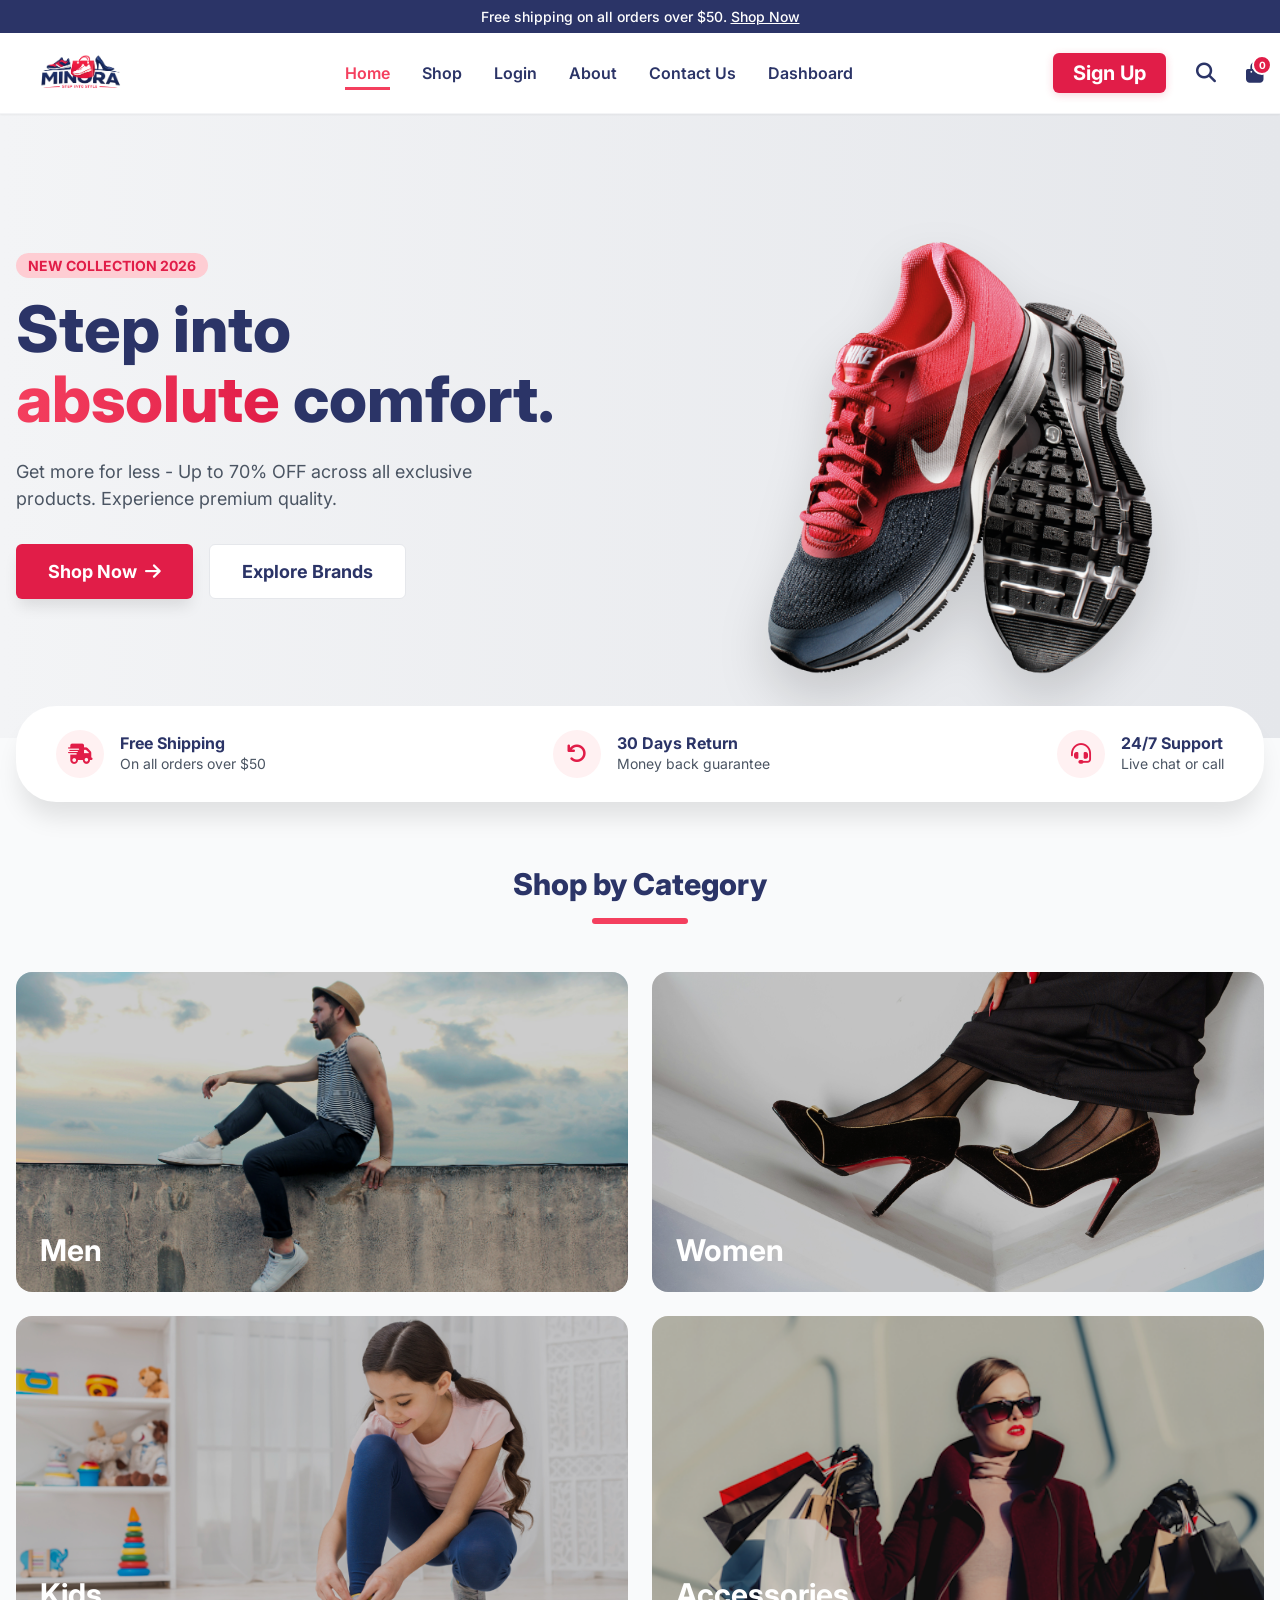
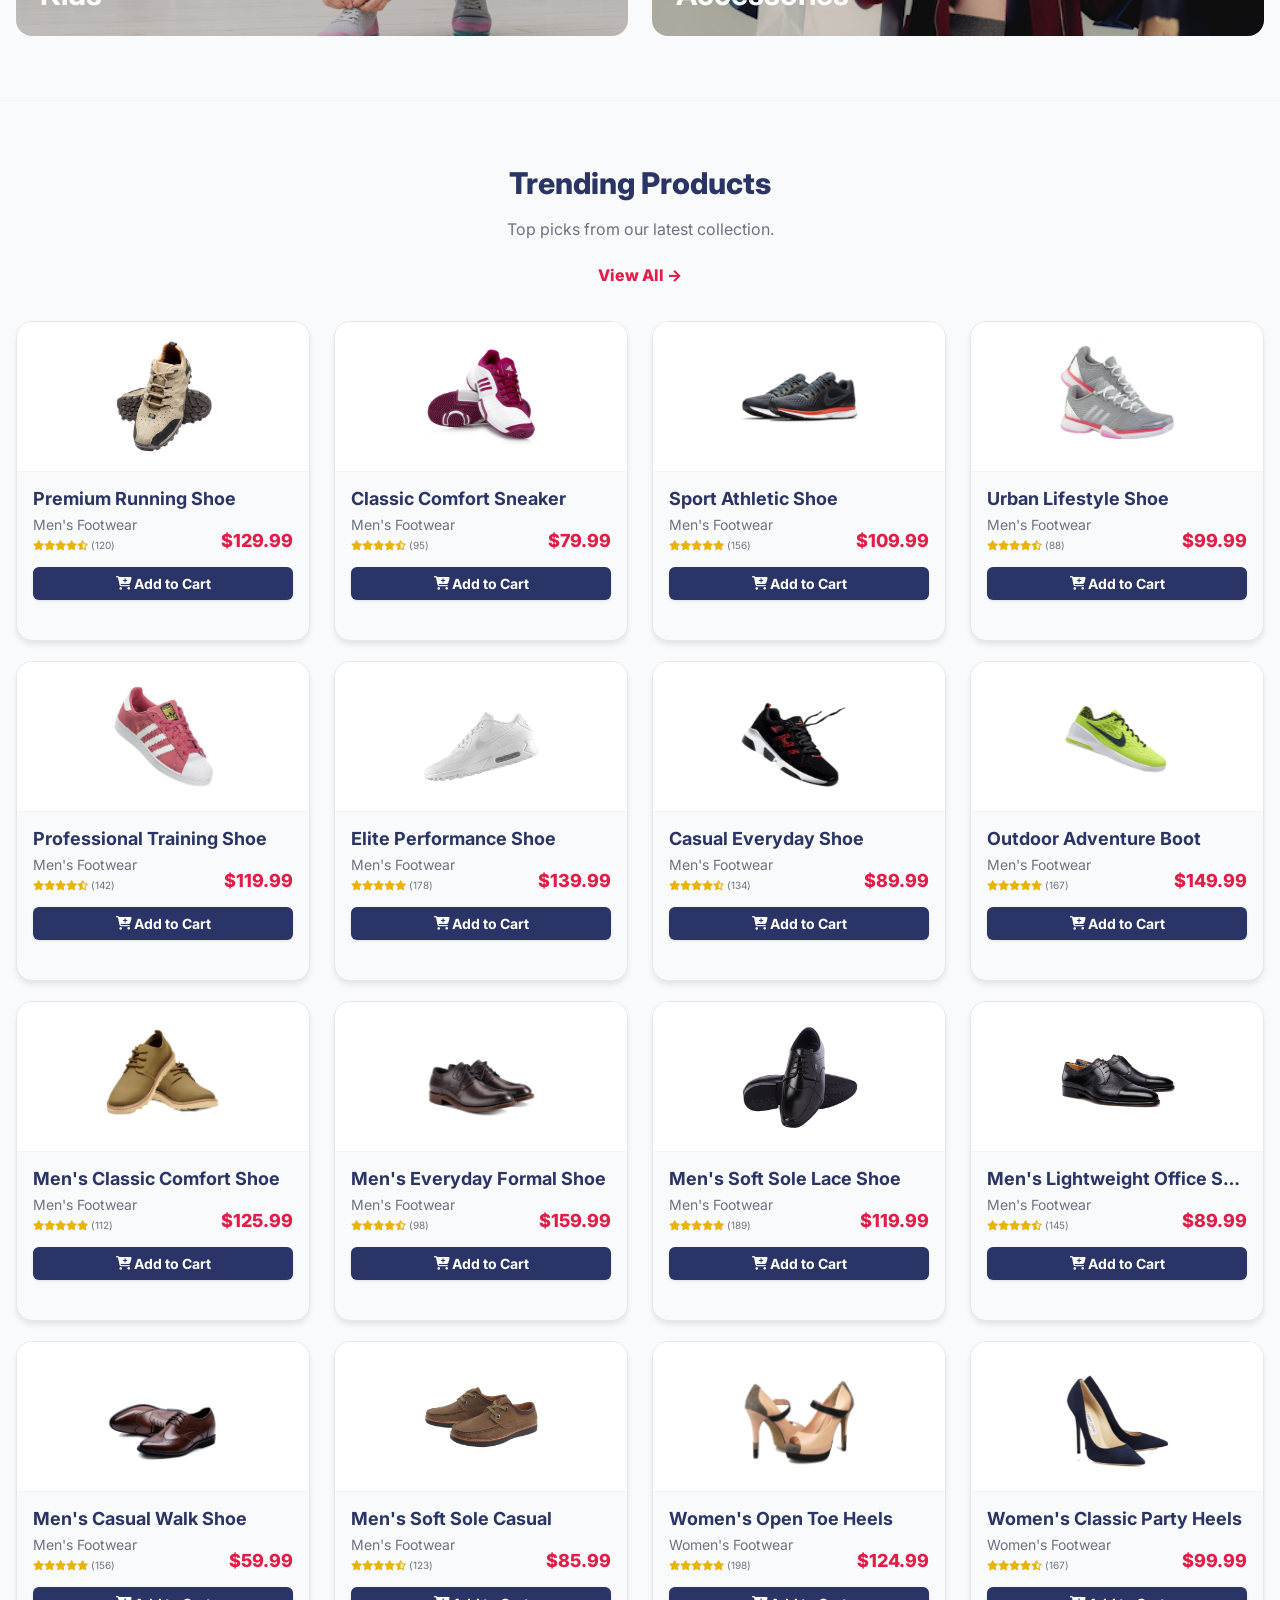
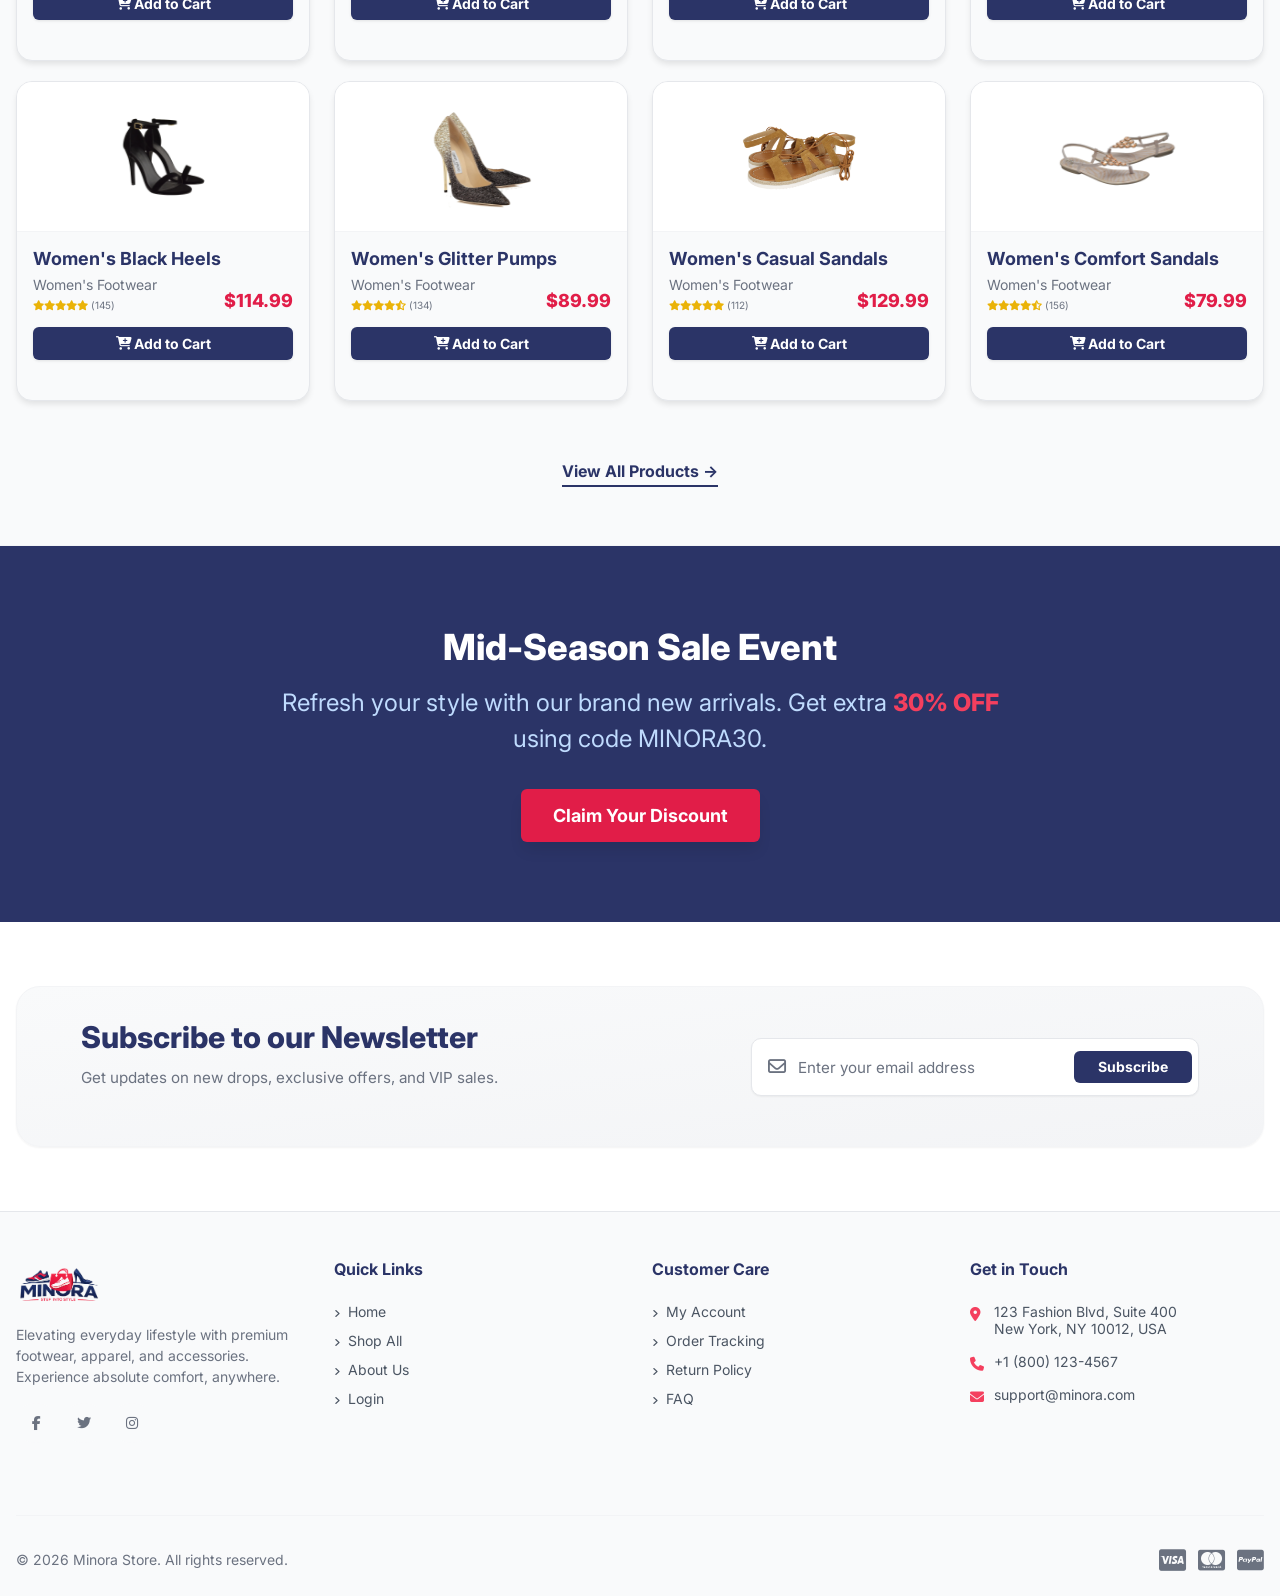
<file: index.html>
<!DOCTYPE html>
<html lang="en">
<head>
    <meta charset="UTF-8">
    <meta name="viewport" content="width=device-width, initial-scale=1.0">
    <meta name="description" content="Minora E-commerce Home Page. Step into absolute comfort. Shop the latest fashion trends.">
    <title>Minora | Premium E-Commerce</title>
    <link rel="stylesheet" href="cssFile/globalStyles.css">
    <link rel="stylesheet" href="https://cdnjs.cloudflare.com/ajax/libs/font-awesome/6.4.0/css/all.min.css">
</head>
<body>

    <!-- Top Promotion Bar -->
    <div class="promo-bar">
        Free shipping on all orders over $50. <a href="#">Shop Now</a>
    </div>

    <!-- Navigation Header -->
    <header>
        <div class="container">
            <nav>
                <!-- Logo -->
                <div class="nav-brand">
                    <a href="index.html">
                        <img src="sources/Minoralogo3 .png" alt="Minora Logo">
                    </a>
                </div>

                <!-- Desktop Menu -->
                <div class="nav-menu">
                    <ul>
                        <li><a href="index.html" class="active">Home</a></li>
                        <li><a href="pages/shop.html">Shop</a></li>
                        <li><a href="pages/login.html">Login</a></li>
                        <li><a href="pages/about.html">About</a></li>
                        <li><a href="pages/contactUs.html">Contact Us</a></li>
                        <li><a href="pages/dashboard.html">Dashboard</a></li>
                    </ul>
                </div>

                <!-- Icons -->
                <div class="nav-icons">
                    <a href="signup.html" class="nav-signup-btn">Sign Up</a>
                    <button id="search-toggle" aria-label="Search"><i class="fa-solid fa-magnifying-glass"></i></button>
                    <a href="pages/cart.html" class="relative">
                        <i class="fa-solid fa-bag-shopping"></i>
                        <span class="cart-badge">3</span>
                    </a>
                    <button class="menu-toggle"><i class="fa-solid fa-bars"></i></button>
                </div>
            </nav>
        </div>
    </header>

    <!-- Hero Section -->
    <section id="hero-section">
        <div class="container hero-wrapper">

            <div class="hero-text-block">
                <span class="hero-badge">New Collection 2026</span>
                <h1 >
                    Step into <br/>
                    <span >absolute</span> comfort.
                </h1>
                <p >
                    Get more for less - Up to 70% OFF across all exclusive products. Experience premium quality.
                </p>
                <div class="hero-buttons">
                    <a href="pages/shop.html" class="link-button lg-button">
                        Shop Now <i class="fa-solid fa-arrow-right" ></i>
                    </a>
                    <button class="explore-btn" >
                        Explore Brands
                    </button>
                </div>
            </div>

            <div class="hero-image-block">
                <img src="sources/herobanner2.png" alt="Featured Shoes" class="hero-img">
            </div>

        </div>
    </section>

    <!-- Perks / Features Strip -->
    <section class="container relative" id="features-section">
        <div class="feature-box">
            <div class="feature-item">
                <div class="feature-icon">
                    <i class="fa-solid fa-truck-fast"></i>
                </div>
                <div class="feature-text">
                    <h4>Free Shipping</h4>
                    <p>On all orders over $50</p>
                </div>
            </div>
            <div class="feature-item">
                <div class="feature-icon">
                    <i class="fa-solid fa-arrow-rotate-left"></i>
                </div>
                <div class="feature-text">
                    <h4>30 Days Return</h4>
                    <p>Money back guarantee</p>
                </div>
            </div>
            <div class="feature-item">
                <div class="feature-icon">
                    <i class="fa-solid fa-headset"></i>
                </div>
                <div class="feature-text">
                    <h4>24/7 Support</h4>
                    <p>Live chat or call</p>
                </div>
            </div>
        </div>
    </section>

    <!-- Categories Section -->
    <section class="page-section">
        <div class="container">
            <div class="text-center" >
                <h2>Shop by Category</h2>
                <div ></div>
            </div>

            <div class="category-row">
                <div class="category-col">
                    <a href="pages/shop.html" class="category-card">
                        <img src="sources/category-men.jpg" alt="Men">
                        <div class="category-overlay"></div>
                        <h3 class="category-title">Men</h3>
                    </a>
                </div>
                <div class="category-col">
                    <a href="pages/shop.html" class="category-card">
                        <img src="sources/category-women.jpg" alt="Women">
                        <div class="category-overlay"></div>
                        <h3 class="category-title">Women</h3>
                    </a>
                </div>
                <div class="category-col">
                    <a href="pages/shop.html" class="category-card">
                        <img src="sources/category-kids.jpg" alt="Kids">
                        <div class="category-overlay"></div>
                        <h3 class="category-title">Kids</h3>
                    </a>
                </div>
                <div class="category-col">
                    <a href="pages/shop.html" class="category-card">
                        <img src="sources/special-offer.png" alt="Accessories">
                        <div class="category-overlay"></div>
                        <h3 class="category-title">Accessories</h3>
                    </a>
                </div>
            </div>
        </div>
    </section>

    <!-- Featured Products Section -->
    <section class="page-section">
        <div class="container">
            <div class="text-center">
                <h2>Trending Products</h2>
                <p >Top picks from our latest collection.</p>
                <a href="pages/shop.html" >View All &rarr;</a>
            </div>

            <!-- Row 1 -->
            <div class="category-row">
                <div class="card-wrapper">
                    <div class="card">
                        <div >
                            <span class="card-badge">HOT</span>
                            <button class="card-action"><i class="fa-regular fa-heart"></i></button>
                            <div class="card-image-box">
                                <img src="sources/Men/shoe1.png" alt="Premium Running Shoe">
                            </div>
                            <div class="card-content">
                                <h3 class="card-title"><a href="#">Premium Running Shoe</a></h3>
                                <div class="card-meta">
                                    <div>
                                        <p class="card-desc">Men's Footwear</p>
                                        <div >
                                            <i class="fa-solid fa-star"></i><i class="fa-solid fa-star"></i><i class="fa-solid fa-star"></i><i class="fa-solid fa-star"></i><i class="fa-solid fa-star-half-stroke"></i>
                                            <span >(120)</span>
                                        </div>
                                    </div>
                                    <span class="card-price">$129.99</span>
                                </div>
                                <button class="primary-button" data-action="add-to-cart" data-id="1" data-title="Premium Running Shoe" data-price="129.99" data-image="Men/shoe1.png"><i class="fa-solid fa-cart-plus"></i> Add to Cart</button>
                            </div>
                        </div>
                    </div>
                </div>

                <div class="card-wrapper">
                    <div class="card">
                        <div >
                            <span class="card-badge">-20%</span>
                            <button class="card-action"><i class="fa-regular fa-heart"></i></button>
                            <div class="card-image-box">
                                <img src="sources/Men/shoe2.png" alt="Classic Comfort Sneaker">
                            </div>
                            <div class="card-content">
                                <h3 class="card-title"><a href="#">Classic Comfort Sneaker</a></h3>
                                <div class="card-meta">
                                    <div>
                                        <p class="card-desc">Men's Footwear</p>
                                        <div >
                                            <i class="fa-solid fa-star"></i><i class="fa-solid fa-star"></i><i class="fa-solid fa-star"></i><i class="fa-solid fa-star"></i><i class="fa-solid fa-star-half-stroke"></i>
                                            <span >(95)</span>
                                        </div>
                                    </div>
                                    <span class="card-price">$79.99</span>
                                </div>
                                <button class="primary-button" data-action="add-to-cart" data-id="2" data-title="Classic Comfort Sneaker" data-price="79.99" data-image="Men/shoe2.png"><i class="fa-solid fa-cart-plus"></i> Add to Cart</button>
                            </div>
                        </div>
                    </div>
                </div>

                <div class="card-wrapper">
                    <div class="card">
                        <div >
                            <span class="card-badge">NEW</span>
                            <button class="card-action"><i class="fa-regular fa-heart"></i></button>
                            <div class="card-image-box">
                                <img src="sources/Men/shoe3.png" alt="Sport Athletic Shoe">
                            </div>
                            <div class="card-content">
                                <h3 class="card-title"><a href="#">Sport Athletic Shoe</a></h3>
                                <div class="card-meta">
                                    <div>
                                        <p class="card-desc">Men's Footwear</p>
                                        <div >
                                            <i class="fa-solid fa-star"></i><i class="fa-solid fa-star"></i><i class="fa-solid fa-star"></i><i class="fa-solid fa-star"></i><i class="fa-solid fa-star"></i>
                                            <span >(156)</span>
                                        </div>
                                    </div>
                                    <span class="card-price">$109.99</span>
                                </div>
                                <button class="primary-button" data-action="add-to-cart" data-id="3" data-title="Sport Athletic Shoe" data-price="109.99" data-image="Men/shoe3.png"><i class="fa-solid fa-cart-plus"></i> Add to Cart</button>
                            </div>
                        </div>
                    </div>
                </div>

                <div class="card-wrapper">
                    <div class="card">
                        <div >
                            <span class="card-badge">SALE</span>
                            <button class="card-action"><i class="fa-regular fa-heart"></i></button>
                            <div class="card-image-box">
                                <img src="sources/Men/shoe4.png" alt="Urban Lifestyle Shoe">
                            </div>
                            <div class="card-content">
                                <h3 class="card-title"><a href="#">Urban Lifestyle Shoe</a></h3>
                                <div class="card-meta">
                                    <div>
                                        <p class="card-desc">Men's Footwear</p>
                                        <div >
                                            <i class="fa-solid fa-star"></i><i class="fa-solid fa-star"></i><i class="fa-solid fa-star"></i><i class="fa-solid fa-star"></i><i class="fa-solid fa-star-half-stroke"></i>
                                            <span >(88)</span>
                                        </div>
                                    </div>
                                    <span class="card-price">$99.99</span>
                                </div>
                                <button class="primary-button" data-action="add-to-cart" data-id="4" data-title="Urban Lifestyle Shoe" data-price="99.99" data-image="Men/shoe4.png"><i class="fa-solid fa-cart-plus"></i> Add to Cart</button>
                            </div>
                        </div>
                    </div>
                </div>
            </div>

            <!-- Row 2 -->
            <div class="category-row">
                <div class="card-wrapper">
                    <div class="card">
                        <div >
                            <span class="card-badge">-25%</span>
                            <button class="card-action"><i class="fa-regular fa-heart"></i></button>
                            <div class="card-image-box">
                                <img src="sources/Men/shoe5.png" alt="Professional Training Shoe">
                            </div>
                            <div class="card-content">
                                <h3 class="card-title"><a href="#">Professional Training Shoe</a></h3>
                                <div class="card-meta">
                                    <div>
                                        <p class="card-desc">Men's Footwear</p>
                                        <div >
                                            <i class="fa-solid fa-star"></i><i class="fa-solid fa-star"></i><i class="fa-solid fa-star"></i><i class="fa-solid fa-star"></i><i class="fa-solid fa-star-half-stroke"></i>
                                            <span >(142)</span>
                                        </div>
                                    </div>
                                    <span class="card-price">$119.99</span>
                                </div>
                                <button class="primary-button" data-action="add-to-cart" data-id="5" data-title="Professional Training Shoe" data-price="119.99" data-image="Men/shoe5.png"><i class="fa-solid fa-cart-plus"></i> Add to Cart</button>
                            </div>
                        </div>
                    </div>
                </div>

                <div class="card-wrapper">
                    <div class="card">
                        <div >
                            <span class="card-badge">HOT</span>
                            <button class="card-action"><i class="fa-regular fa-heart"></i></button>
                            <div class="card-image-box">
                                <img src="sources/Men/shoe6.png" alt="Elite Performance Shoe">
                            </div>
                            <div class="card-content">
                                <h3 class="card-title"><a href="#">Elite Performance Shoe</a></h3>
                                <div class="card-meta">
                                    <div>
                                        <p class="card-desc">Men's Footwear</p>
                                        <div >
                                            <i class="fa-solid fa-star"></i><i class="fa-solid fa-star"></i><i class="fa-solid fa-star"></i><i class="fa-solid fa-star"></i><i class="fa-solid fa-star"></i>
                                            <span >(178)</span>
                                        </div>
                                    </div>
                                    <span class="card-price">$139.99</span>
                                </div>
                                <button class="primary-button" data-action="add-to-cart" data-id="6" data-title="Elite Performance Shoe" data-price="139.99" data-image="Men/shoe6.png"><i class="fa-solid fa-cart-plus"></i> Add to Cart</button>
                            </div>
                        </div>
                    </div>
                </div>

                <div class="card-wrapper">
                    <div class="card">
                        <div >
                            <span class="card-badge">NEW</span>
                            <button class="card-action"><i class="fa-regular fa-heart"></i></button>
                            <div class="card-image-box">
                                <img src="sources/Men/shoe7.png" alt="Casual Everyday Shoe">
                            </div>
                            <div class="card-content">
                                <h3 class="card-title"><a href="#">Casual Everyday Shoe</a></h3>
                                <div class="card-meta">
                                    <div>
                                        <p class="card-desc">Men's Footwear</p>
                                        <div >
                                            <i class="fa-solid fa-star"></i><i class="fa-solid fa-star"></i><i class="fa-solid fa-star"></i><i class="fa-solid fa-star"></i><i class="fa-solid fa-star-half-stroke"></i>
                                            <span >(134)</span>
                                        </div>
                                    </div>
                                    <span class="card-price">$89.99</span>
                                </div>
                                <button class="primary-button" data-action="add-to-cart" data-id="7" data-title="Casual Everyday Shoe" data-price="89.99" data-image="Men/shoe7.png"><i class="fa-solid fa-cart-plus"></i> Add to Cart</button>
                            </div>
                        </div>
                    </div>
                </div>

                <div class="card-wrapper">
                    <div class="card">
                        <div >
                            <span class="card-badge">SALE</span>
                            <button class="card-action"><i class="fa-regular fa-heart"></i></button>
                            <div class="card-image-box">
                                <img src="sources/Men/shoe8.png" alt="Outdoor Adventure Boot">
                            </div>
                            <div class="card-content">
                                <h3 class="card-title"><a href="#">Outdoor Adventure Boot</a></h3>
                                <div class="card-meta">
                                    <div>
                                        <p class="card-desc">Men's Footwear</p>
                                        <div >
                                            <i class="fa-solid fa-star"></i><i class="fa-solid fa-star"></i><i class="fa-solid fa-star"></i><i class="fa-solid fa-star"></i><i class="fa-solid fa-star"></i>
                                            <span >(167)</span>
                                        </div>
                                    </div>
                                    <span class="card-price">$149.99</span>
                                </div>
                                <button class="primary-button" data-action="add-to-cart" data-id="8" data-title="Outdoor Adventure Boot" data-price="149.99" data-image="Men/shoe8.png"><i class="fa-solid fa-cart-plus"></i> Add to Cart</button>
                            </div>
                        </div>
                    </div>
                </div>
            </div>

            <!-- Row 3 -->
            <div class="category-row">
                <div class="card-wrapper">
                    <div class="card">
                        <div >
                            <span class="card-badge">-15%</span>
                            <button class="card-action"><i class="fa-regular fa-heart"></i></button>
                            <div class="card-image-box">
                                <img src="sources/Men/shoe9.png" alt="Men's Classic Comfort Shoe">
                            </div>
                            <div class="card-content">
                                <h3 class="card-title"><a href="#">Men's Classic Comfort Shoe</a></h3>
                                <div class="card-meta">
                                    <div>
                                        <p class="card-desc">Men's Footwear</p>
                                        <div >
                                            <i class="fa-solid fa-star"></i><i class="fa-solid fa-star"></i><i class="fa-solid fa-star"></i><i class="fa-solid fa-star"></i><i class="fa-solid fa-star"></i>
                                            <span >(112)</span>
                                        </div>
                                    </div>
                                    <span class="card-price">$125.99</span>
                                </div>
                                <button class="primary-button" data-action="add-to-cart" data-id="9" data-title="Men's Classic Comfort Shoe" data-price="125.99" data-image="Men/shoe9.png"><i class="fa-solid fa-cart-plus"></i> Add to Cart</button>
                            </div>
                        </div>
                    </div>
                </div>

                <div class="card-wrapper">
                    <div class="card">
                        <div >
                            <span class="card-badge">NEW</span>
                            <button class="card-action"><i class="fa-regular fa-heart"></i></button>
                            <div class="card-image-box">
                                <img src="sources/Men/shoe10.png" alt="Men's Everyday Formal Shoe">
                            </div>
                            <div class="card-content">
                                <h3 class="card-title"><a href="#">Men's Everyday Formal Shoe</a></h3>
                                <div class="card-meta">
                                    <div>
                                        <p class="card-desc">Men's Footwear</p>
                                        <div >
                                            <i class="fa-solid fa-star"></i><i class="fa-solid fa-star"></i><i class="fa-solid fa-star"></i><i class="fa-solid fa-star"></i><i class="fa-solid fa-star-half-stroke"></i>
                                            <span >(98)</span>
                                        </div>
                                    </div>
                                    <span class="card-price">$159.99</span>
                                </div>
                                <button class="primary-button" data-action="add-to-cart" data-id="10" data-title="Men's Everyday Formal Shoe" data-price="159.99" data-image="Men/shoe10.png"><i class="fa-solid fa-cart-plus"></i> Add to Cart</button>
                            </div>
                        </div>
                    </div>
                </div>

                <div class="card-wrapper">
                    <div class="card">
                        <div >
                            <span class="card-badge">HOT</span>
                            <button class="card-action"><i class="fa-regular fa-heart"></i></button>
                            <div class="card-image-box">
                                <img src="sources/Men/shoe11.png" alt="Men's Soft Sole Lace Shoe">
                            </div>
                            <div class="card-content">
                                <h3 class="card-title"><a href="#">Men's Soft Sole Lace Shoe</a></h3>
                                <div class="card-meta">
                                    <div>
                                        <p class="card-desc">Men's Footwear</p>
                                        <div >
                                            <i class="fa-solid fa-star"></i><i class="fa-solid fa-star"></i><i class="fa-solid fa-star"></i><i class="fa-solid fa-star"></i><i class="fa-solid fa-star"></i>
                                            <span >(189)</span>
                                        </div>
                                    </div>
                                    <span class="card-price">$119.99</span>
                                </div>
                                <button class="primary-button" data-action="add-to-cart" data-id="11" data-title="Men's Soft Sole Lace Shoe" data-price="119.99" data-image="Men/shoe11.png"><i class="fa-solid fa-cart-plus"></i> Add to Cart</button>
                            </div>
                        </div>
                    </div>
                </div>

                <div class="card-wrapper">
                    <div class="card">
                        <div >
                            <span class="card-badge">-30%</span>
                            <button class="card-action"><i class="fa-regular fa-heart"></i></button>
                            <div class="card-image-box">
                                <img src="sources/Men/shoe12.png" alt="Men's Lightweight Office Shoe">
                            </div>
                            <div class="card-content">
                                <h3 class="card-title"><a href="#">Men's Lightweight Office Shoe</a></h3>
                                <div class="card-meta">
                                    <div>
                                        <p class="card-desc">Men's Footwear</p>
                                        <div >
                                            <i class="fa-solid fa-star"></i><i class="fa-solid fa-star"></i><i class="fa-solid fa-star"></i><i class="fa-solid fa-star"></i><i class="fa-solid fa-star-half-stroke"></i>
                                            <span >(145)</span>
                                        </div>
                                    </div>
                                    <span class="card-price">$89.99</span>
                                </div>
                                <button class="primary-button" data-action="add-to-cart" data-id="12" data-title="Men's Lightweight Office Shoe" data-price="89.99" data-image="Men/shoe12.png"><i class="fa-solid fa-cart-plus"></i> Add to Cart</button>
                            </div>
                        </div>
                    </div>
                </div>
            </div>

            <!-- Row 4 -->
            <div class="category-row">
                <div class="card-wrapper">
                    <div class="card">
                        <div >
                            <span class="card-badge">NEW</span>
                            <button class="card-action"><i class="fa-regular fa-heart"></i></button>
                            <div class="card-image-box">
                                <img src="sources/Men/shoe13.png" alt="Men's Casual Walk Shoe">
                            </div>
                            <div class="card-content">
                                <h3 class="card-title"><a href="#">Men's Casual Walk Shoe</a></h3>
                                <div class="card-meta">
                                    <div>
                                        <p class="card-desc">Men's Footwear</p>
                                        <div >
                                            <i class="fa-solid fa-star"></i><i class="fa-solid fa-star"></i><i class="fa-solid fa-star"></i><i class="fa-solid fa-star"></i><i class="fa-solid fa-star"></i>
                                            <span >(156)</span>
                                        </div>
                                    </div>
                                    <span class="card-price">$59.99</span>
                                </div>
                                <button class="primary-button" data-action="add-to-cart" data-id="13" data-title="Men's Casual Walk Shoe" data-price="59.99" data-image="Men/shoe13.png"><i class="fa-solid fa-cart-plus"></i> Add to Cart</button>
                            </div>
                        </div>
                    </div>
                </div>

                <div class="card-wrapper">
                    <div class="card">
                        <div >
                            <span class="card-badge">SALE</span>
                            <button class="card-action"><i class="fa-regular fa-heart"></i></button>
                            <div class="card-image-box">
                                <img src="sources/Men/shoe14.png" alt="Men's Soft Sole Casual">
                            </div>
                            <div class="card-content">
                                <h3 class="card-title"><a href="#">Men's Soft Sole Casual</a></h3>
                                <div class="card-meta">
                                    <div>
                                        <p class="card-desc">Men's Footwear</p>
                                        <div >
                                            <i class="fa-solid fa-star"></i><i class="fa-solid fa-star"></i><i class="fa-solid fa-star"></i><i class="fa-solid fa-star"></i><i class="fa-solid fa-star-half-stroke"></i>
                                            <span >(123)</span>
                                        </div>
                                    </div>
                                    <span class="card-price">$85.99</span>
                                </div>
                                <button class="primary-button" data-action="add-to-cart" data-id="14" data-title="Men's Soft Sole Casual" data-price="85.99" data-image="Men/shoe14.png"><i class="fa-solid fa-cart-plus"></i> Add to Cart</button>
                            </div>
                        </div>
                    </div>
                </div>

                <div class="card-wrapper">
                    <div class="card">
                        <div >
                            <span class="card-badge">-20%</span>
                            <button class="card-action"><i class="fa-regular fa-heart"></i></button>
                            <div class="card-image-box">
                                <img src="sources/Women/Wshoe1.png" alt="Women's Open Toe Heels">
                            </div>
                            <div class="card-content">
                                <h3 class="card-title"><a href="#">Women's Open Toe Heels</a></h3>
                                <div class="card-meta">
                                    <div>
                                        <p class="card-desc">Women's Footwear</p>
                                        <div >
                                            <i class="fa-solid fa-star"></i><i class="fa-solid fa-star"></i><i class="fa-solid fa-star"></i><i class="fa-solid fa-star"></i><i class="fa-solid fa-star"></i>
                                            <span >(198)</span>
                                        </div>
                                    </div>
                                    <span class="card-price">$124.99</span>
                                </div>
                                <button class="primary-button" data-action="add-to-cart" data-id="15" data-title="Women's Open Toe Heels" data-price="124.99" data-image="Women/Wshoe1.png"><i class="fa-solid fa-cart-plus"></i> Add to Cart</button>
                            </div>
                        </div>
                    </div>
                </div>

                <div class="card-wrapper">
                    <div class="card">
                        <div >
                            <span class="card-badge">HOT</span>
                            <button class="card-action"><i class="fa-regular fa-heart"></i></button>
                            <div class="card-image-box">
                                <img src="sources/Women/Wshoe2.png" alt="Women's Classic Party Heels">
                            </div>
                            <div class="card-content">
                                <h3 class="card-title"><a href="#">Women's Classic Party Heels</a></h3>
                                <div class="card-meta">
                                    <div>
                                        <p class="card-desc">Women's Footwear</p>
                                        <div >
                                            <i class="fa-solid fa-star"></i><i class="fa-solid fa-star"></i><i class="fa-solid fa-star"></i><i class="fa-solid fa-star"></i><i class="fa-solid fa-star-half-stroke"></i>
                                            <span >(167)</span>
                                        </div>
                                    </div>
                                    <span class="card-price">$99.99</span>
                                </div>
                                <button class="primary-button" data-action="add-to-cart" data-id="16" data-title="Women's Classic Party Heels" data-price="99.99" data-image="Women/Wshoe2.png"><i class="fa-solid fa-cart-plus"></i> Add to Cart</button>
                            </div>
                        </div>
                    </div>
                </div>
            </div>

            <!-- Row 5 -->
            <div class="category-row">
                <div class="card-wrapper">
                    <div class="card">
                        <div >
                            <span class="card-badge">NEW</span>
                            <button class="card-action"><i class="fa-regular fa-heart"></i></button>
                            <div class="card-image-box">
                                <img src="sources/Women/Wshoe3.png" alt="Women's Black Heels">
                            </div>
                            <div class="card-content">
                                <h3 class="card-title"><a href="#">Women's Black Heels</a></h3>
                                <div class="card-meta">
                                    <div>
                                        <p class="card-desc">Women's Footwear</p>
                                        <div >
                                            <i class="fa-solid fa-star"></i><i class="fa-solid fa-star"></i><i class="fa-solid fa-star"></i><i class="fa-solid fa-star"></i><i class="fa-solid fa-star"></i>
                                            <span >(145)</span>
                                        </div>
                                    </div>
                                    <span class="card-price">$114.99</span>
                                </div>
                                <button class="primary-button" data-action="add-to-cart" data-id="17" data-title="Women's Black Heels" data-price="114.99" data-image="Women/Wshoe3.png"><i class="fa-solid fa-cart-plus"></i> Add to Cart</button>
                            </div>
                        </div>
                    </div>
                </div>

                <div class="card-wrapper">
                    <div class="card">
                        <div >
                            <span class="card-badge">SALE</span>
                            <button class="card-action"><i class="fa-regular fa-heart"></i></button>
                            <div class="card-image-box">
                                <img src="sources/Women/Wshoe4.png" alt="Women's Glitter Pumps">
                            </div>
                            <div class="card-content">
                                <h3 class="card-title"><a href="#">Women's Glitter Pumps</a></h3>
                                <div class="card-meta">
                                    <div>
                                        <p class="card-desc">Women's Footwear</p>
                                        <div >
                                            <i class="fa-solid fa-star"></i><i class="fa-solid fa-star"></i><i class="fa-solid fa-star"></i><i class="fa-solid fa-star"></i><i class="fa-solid fa-star-half-stroke"></i>
                                            <span >(134)</span>
                                        </div>
                                    </div>
                                    <span class="card-price">$89.99</span>
                                </div>
                                <button class="primary-button" data-action="add-to-cart" data-id="18" data-title="Women's Glitter Pumps" data-price="89.99" data-image="Women/Wshoe4.png"><i class="fa-solid fa-cart-plus"></i> Add to Cart</button>
                            </div>
                        </div>
                    </div>
                </div>

                <div class="card-wrapper">
                    <div class="card">
                        <div >
                            <span class="card-badge">-15%</span>
                            <button class="card-action"><i class="fa-regular fa-heart"></i></button>
                            <div class="card-image-box">
                                <img src="sources/Women/Wshoe5.png" alt="Women's Casual Sandals">
                            </div>
                            <div class="card-content">
                                <h3 class="card-title"><a href="#">Women's Casual Sandals</a></h3>
                                <div class="card-meta">
                                    <div>
                                        <p class="card-desc">Women's Footwear</p>
                                        <div >
                                            <i class="fa-solid fa-star"></i><i class="fa-solid fa-star"></i><i class="fa-solid fa-star"></i><i class="fa-solid fa-star"></i><i class="fa-solid fa-star"></i>
                                            <span >(112)</span>
                                        </div>
                                    </div>
                                    <span class="card-price">$129.99</span>
                                </div>
                                <button class="primary-button" data-action="add-to-cart" data-id="19" data-title="Women's Casual Sandals" data-price="129.99" data-image="Women/Wshoe5.png"><i class="fa-solid fa-cart-plus"></i> Add to Cart</button>
                            </div>
                        </div>
                    </div>
                </div>

                <div class="card-wrapper">
                    <div class="card">
                        <div >
                            <span class="card-badge">HOT</span>
                            <button class="card-action"><i class="fa-regular fa-heart"></i></button>
                            <div class="card-image-box">
                                <img src="sources/Women/Wshoe6.png" alt="Women's Comfort Sandals">
                            </div>
                            <div class="card-content">
                                <h3 class="card-title"><a href="#">Women's Comfort Sandals</a></h3>
                                <div class="card-meta">
                                    <div>
                                        <p class="card-desc">Women's Footwear</p>
                                        <div >
                                            <i class="fa-solid fa-star"></i><i class="fa-solid fa-star"></i><i class="fa-solid fa-star"></i><i class="fa-solid fa-star"></i><i class="fa-solid fa-star-half-stroke"></i>
                                            <span >(156)</span>
                                        </div>
                                    </div>
                                    <span class="card-price">$79.99</span>
                                </div>
                                <button class="primary-button" data-action="add-to-cart" data-id="20" data-title="Women's Comfort Sandals" data-price="79.99" data-image="Women/Wshoe6.png"><i class="fa-solid fa-cart-plus"></i> Add to Cart</button>
                            </div>
                        </div>
                    </div>
                </div>
            </div>

            <div class="text-center">
                <a href="pages/shop.html" >
                    View All Products &rarr;
                </a>
            </div>
        </div>
    </section>

    <!-- Promotional Banner -->
    <section id="promo-banner" class="promo-banner">
        <div class="container">
            <h2>Mid-Season Sale Event</h2>
            <p >
                Refresh your style with our brand new arrivals. Get extra
                <span >30% OFF</span>
                using code MINORA30.
            </p>
            <a href="pages/shop.html" class="link-button lg-button" >
                Claim Your Discount
            </a>
        </div>
    </section>

    <!-- Newsletter Section -->
    <section class="newsletter-section">
        <div class="container">
            <div class="newsletter-card">
                <div class="newsletter-text">
                    <h2>Subscribe to our Newsletter</h2>
                    <p >Get updates on new drops, exclusive offers, and VIP sales.</p>
                </div>
                <div class="newsletter-form-wrapper">
                    <form class="newsletter-form">
                        <i class="fa-regular fa-envelope"></i>
                        <input type="email" placeholder="Enter your email address" required>
                        <button type="submit">Subscribe</button>
                    </form>
                </div>
            </div>
        </div>
    </section>

    <!-- Footer -->
    <footer>
        <div class="container">
            <div class="footer-grid">
                <div class="footer-col">
                    <a href="#" >
                        <img src="sources/Minoralogo3 .png" alt="Minora" >
                    </a>
                    <p>Elevating everyday lifestyle with premium footwear, apparel, and accessories. Experience absolute comfort, anywhere.</p>
                    <div class="footer-socials">
                        <a href="#" class="footer-social-btn"><i class="fa-brands fa-facebook-f"></i></a>
                        <a href="#" class="footer-social-btn"><i class="fa-brands fa-twitter"></i></a>
                        <a href="#" class="footer-social-btn"><i class="fa-brands fa-instagram"></i></a>
                    </div>
                </div>

                <div class="footer-col">
                    <h3>Quick Links</h3>
                    <ul>
                        <li><a href="index.html"><i class="fa-solid fa-angle-right" ></i>Home</a></li>
                        <li><a href="pages/shop.html"><i class="fa-solid fa-angle-right" ></i>Shop All</a></li>
                        <li><a href="pages/about.html"><i class="fa-solid fa-angle-right" ></i>About Us</a></li>
                        <li><a href="pages/login.html"><i class="fa-solid fa-angle-right" ></i>Login</a></li>
                    </ul>
                </div>

                <div class="footer-col">
                    <h3>Customer Care</h3>
                    <ul>
                        <li><a href="#"><i class="fa-solid fa-angle-right" ></i>My Account</a></li>
                        <li><a href="#"><i class="fa-solid fa-angle-right" ></i>Order Tracking</a></li>
                        <li><a href="#"><i class="fa-solid fa-angle-right" ></i>Return Policy</a></li>
                        <li><a href="#"><i class="fa-solid fa-angle-right" ></i>FAQ</a></li>
                    </ul>
                </div>

                <div class="footer-col">
                    <h3>Get in Touch</h3>
                    <ul >
                        <li >
                            <i class="fa-solid fa-location-dot" ></i>
                            123 Fashion Blvd, Suite 400<br>New York, NY 10012, USA
                        </li>
                        <li >
                            <i class="fa-solid fa-phone" ></i>
                            +1 (800) 123-4567
                        </li>
                        <li >
                            <i class="fa-solid fa-envelope" ></i>
                            support@minora.com
                        </li>
                    </ul>
                </div>
            </div>

            <div class="footer-bottom">
                <p >&copy; 2026 Minora Store. All rights reserved.</p>
                <div class="footer-payments">
                    <i class="fa-brands fa-cc-visa"></i>
                    <i class="fa-brands fa-cc-mastercard"></i>
                    <i class="fa-brands fa-cc-paypal"></i>
                </div>
            </div>
        </div>
    </footer>

    <!-- Search Overlay -->
    <div id="search-overlay" class="hidden">
        <div id="search-modal" class="form-container">
            <div class="flex justify-between items-center">
                <h2>Search Products</h2>
                <button id="search-close" aria-label="Close search"><i class="fa-solid fa-xmark"></i></button>
            </div>
            <div class="newsletter-form" id="search-keyword-wrap">
                <i class="fa-solid fa-magnifying-glass"></i>
                <input type="text" id="search-keyword" placeholder="Search by name or keyword...">
                <button type="button" id="search-submit-btn">Search</button>
            </div>
            <div class="hero-layout">
                <div class="hero-content">
                    <label>Category</label>
                    <div class="select-container">
                        <select id="filter-category">
                            <option value="">All Categories</option>
                            <option value="men">Men's Footwear</option>
                            <option value="women">Women's Footwear</option>
                            <option value="kids">Kids' Footwear</option>
                            <option value="accessories">Accessories</option>
                        </select>
                    </div>
                </div>
                <div class="hero-content">
                    <label>Sort By</label>
                    <div class="select-container">
                        <select id="filter-sort">
                            <option value="">Default</option>
                            <option value="price-asc">Price: Low to High</option>
                            <option value="price-desc">Price: High to Low</option>
                            <option value="name-asc">Name: A to Z</option>
                            <option value="name-desc">Name: Z to A</option>
                            <option value="rating">Top Rated</option>
                        </select>
                    </div>
                </div>
            </div>
            <div>
                <label>Price Range</label>
                <div class="hero-layout">
                    <div class="hero-content">
                        <input type="number" id="filter-price-min" placeholder="Min price e.g. 50">
                    </div>
                    <div class="hero-content">
                        <input type="number" id="filter-price-max" placeholder="Max price e.g. 200">
                    </div>
                </div>
            </div>
            <div class="hero-layout">
                <div class="hero-content">
                    <label>Min Rating</label>
                    <div class="select-container">
                        <select id="filter-rating">
                            <option value="">Any Rating</option>
                            <option value="4">4 Stars &amp; Above</option>
                            <option value="3">3 Stars &amp; Above</option>
                            <option value="2">2 Stars &amp; Above</option>
                        </select>
                    </div>
                </div>
                <div class="hero-content">
                    <label>Product Tag</label>
                    <div class="select-container">
                        <select id="filter-tag">
                            <option value="">All Tags</option>
                            <option value="HOT">HOT</option>
                            <option value="NEW">NEW</option>
                            <option value="SALE">SALE</option>
                        </select>
                    </div>
                </div>
            </div>
            <div class="hero-layout">
                <div class="hero-content">
                    <button class="primary-button" id="apply-filters-btn">
                        <i class="fa-solid fa-filter"></i> Apply Filters
                    </button>
                </div>
                <div class="hero-content">
                    <button class="primary-button" id="reset-filters-btn">
                        <i class="fa-solid fa-rotate-left"></i> Reset Filters
                    </button>
                </div>
            </div>
            <div id="search-results-area" class="hidden">
                <h3>Search Results</h3>
                <div id="search-results-count"></div>
                <div id="search-results-list" class="card-container"></div>
            </div>
        </div>
    </div>

    <script src="jsFile/jsFunctions.js"></script>
</body>
</html>
</file>
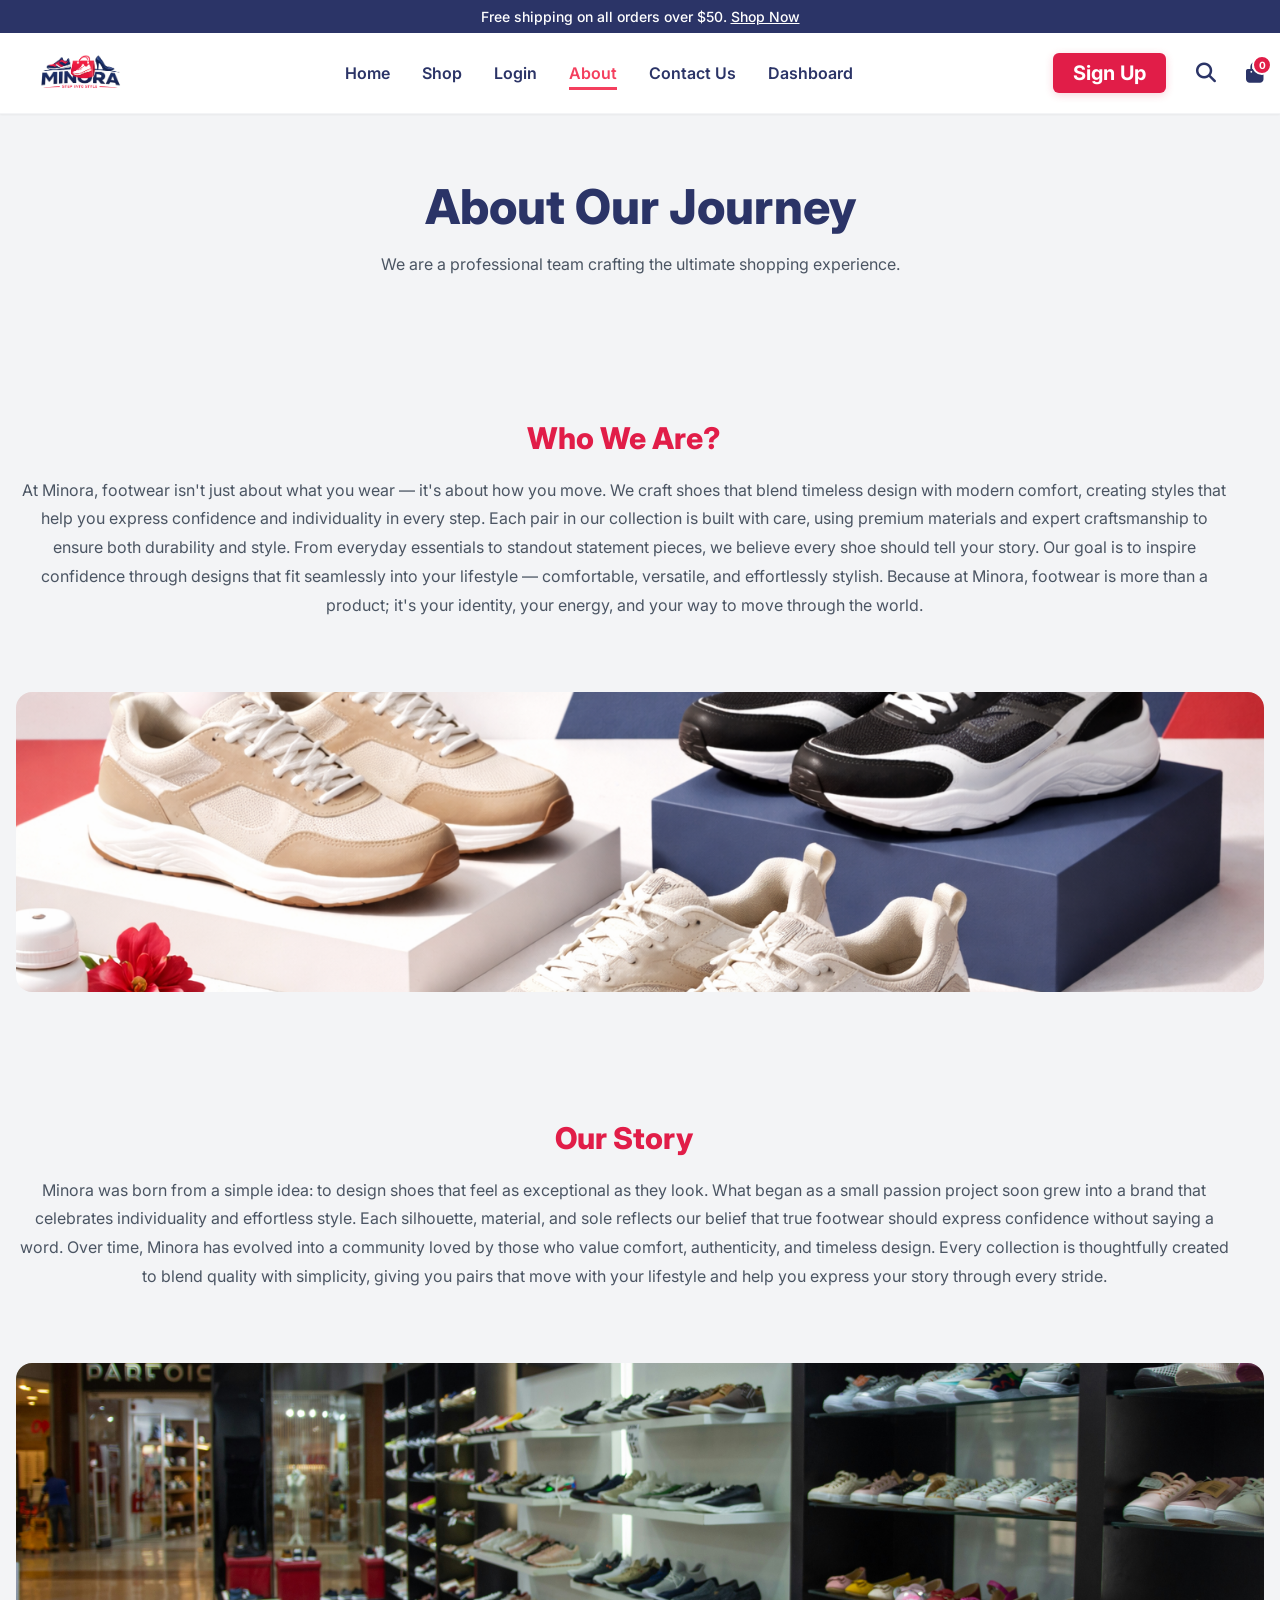
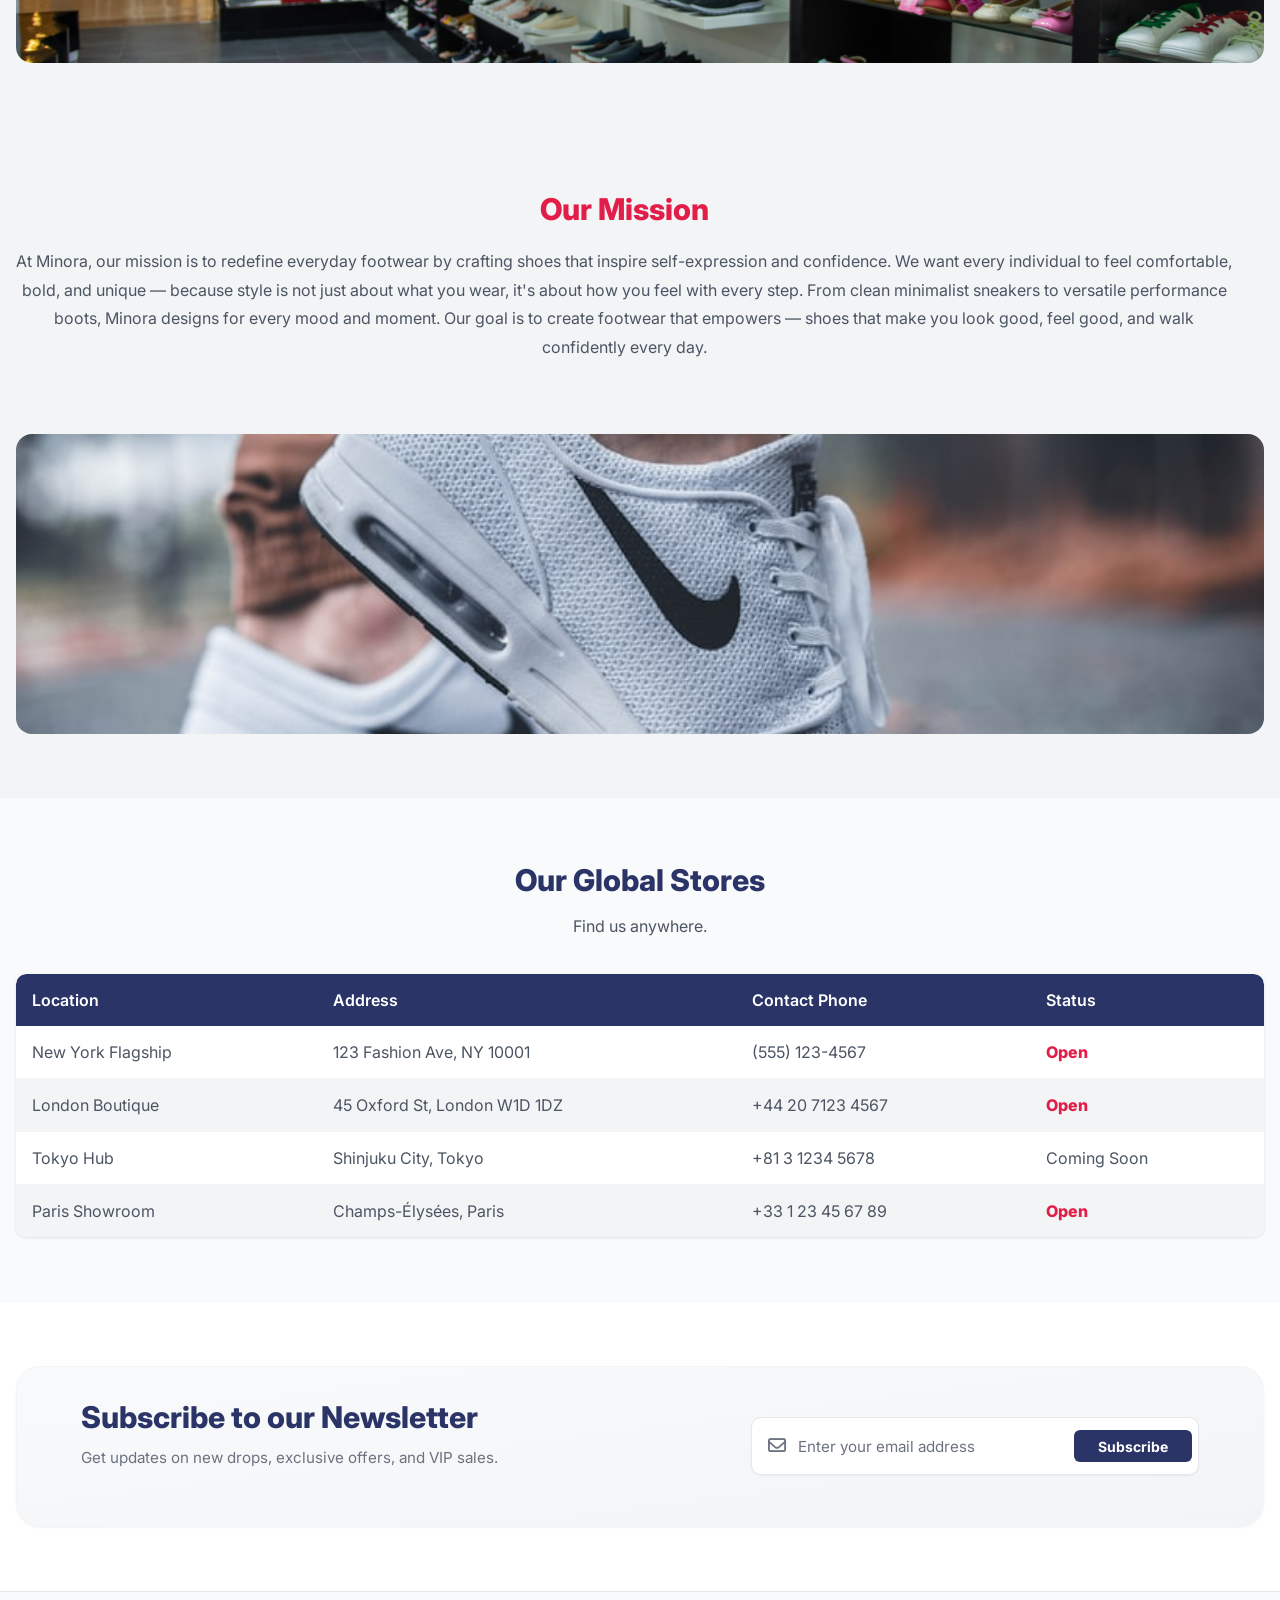
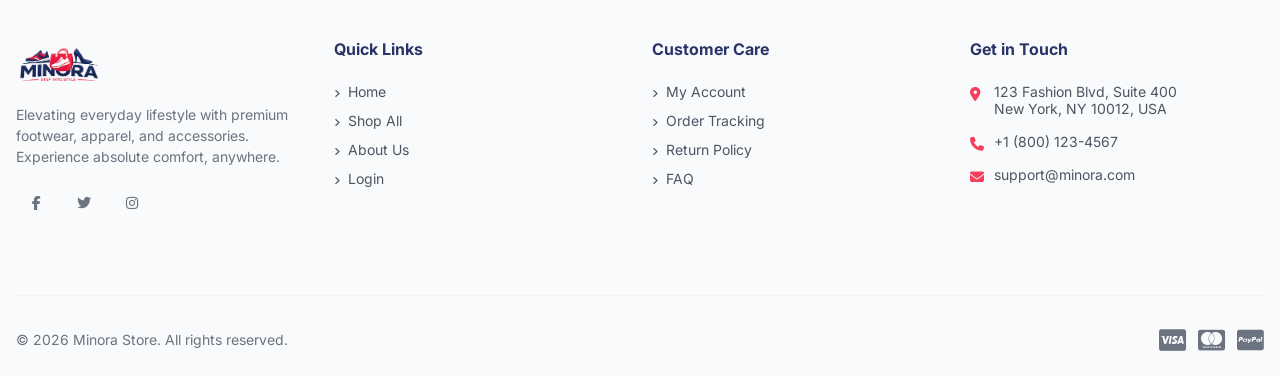
<file: pages/about.html>
<!DOCTYPE html>
<html lang="en">
<head>
    <meta charset="UTF-8">
    <meta name="viewport" content="width=device-width, initial-scale=1.0">
    <title>Minora | About Us</title>
    <link rel="stylesheet" href="../cssFile/globalStyles.css">
    <link rel="stylesheet" href="https://cdnjs.cloudflare.com/ajax/libs/font-awesome/6.4.0/css/all.min.css">
</head>
<body>

    <div class="promo-bar">
        Free shipping on all orders over $50. <a href="shop.html">Shop Now</a>
    </div>

    <header>
        <div class="container">
            <nav>
                <div class="nav-brand">
                    <a href="../index.html">
                        <img src="../sources/Minoralogo3 .png" alt="Minora Logo">
                    </a>
                </div>

                <div class="nav-menu">
                    <ul>
                        <li><a href="../index.html">Home</a></li>
                        <li><a href="shop.html">Shop</a></li>
                        <li><a href="login.html">Login</a></li>
                        <li><a href="about.html" class="active">About</a></li>
                        <li><a href="contactUs.html">Contact Us</a></li>
                        <li><a href="dashboard.html">Dashboard</a></li>
                    </ul>
                </div>

                <div class="nav-icons">
                    <a href="signup.html" class="nav-signup-btn">Sign Up</a>
                    <button id="search-toggle" aria-label="Search"><i class="fa-solid fa-magnifying-glass"></i></button>
                    <a href="cart.html" class="relative">
                        <i class="fa-solid fa-bag-shopping"></i>
                        <span class="cart-badge">0</span>
                    </a>
                    <button class="menu-toggle"><i class="fa-solid fa-bars"></i></button>
                </div>
            </nav>
        </div>
    </header>

    <!-- Page Hero -->
    <section class="page-section-alt text-center">
        <div class="container">
            <h1>About Our Journey</h1>
            <p>We are a professional team crafting the ultimate shopping experience.</p>
        </div>
    </section>

    <!-- Who We Are -->
    <section class="page-section-alt">
        <div class="container">
            <div class="hero-layout">
                <div class="hero-content">
                    <h2>Who We Are?</h2>
                    <p>At Minora, footwear isn't just about what you wear — it's about how you move. We craft shoes that blend timeless design with modern comfort, creating styles that help you express confidence and individuality in every step. Each pair in our collection is built with care, using premium materials and expert craftsmanship to ensure both durability and style. From everyday essentials to standout statement pieces, we believe every shoe should tell your story. Our goal is to inspire confidence through designs that fit seamlessly into your lifestyle — comfortable, versatile, and effortlessly stylish. Because at Minora, footwear is more than a product; it's your identity, your energy, and your way to move through the world.</p>
                </div>
                <div class="hero-image">
                    <img src="../sources/about/about1.png" alt="Who We Are">
                </div>
            </div>
        </div>
    </section>

    <!-- Our Story -->
    <section class="page-section-alt">
        <div class="container">
            <div class="hero-layout">
                <div class="hero-content">
                    <h2>Our Story</h2>
                    <p>Minora was born from a simple idea: to design shoes that feel as exceptional as they look. What began as a small passion project soon grew into a brand that celebrates individuality and effortless style. Each silhouette, material, and sole reflects our belief that true footwear should express confidence without saying a word. Over time, Minora has evolved into a community loved by those who value comfort, authenticity, and timeless design. Every collection is thoughtfully created to blend quality with simplicity, giving you pairs that move with your lifestyle and help you express your story through every stride.</p>
                </div>
                <div class="hero-image">
                    <img src="../sources/about/about2.jpg" alt="Our Story">
                </div>
            </div>
        </div>
    </section>

    <!-- Our Mission -->
    <section class="page-section-alt">
        <div class="container">
            <div class="hero-layout">
                <div class="hero-content">
                    <h2>Our Mission</h2>
                    <p>At Minora, our mission is to redefine everyday footwear by crafting shoes that inspire self-expression and confidence. We want every individual to feel comfortable, bold, and unique — because style is not just about what you wear, it's about how you feel with every step. From clean minimalist sneakers to versatile performance boots, Minora designs for every mood and moment. Our goal is to create footwear that empowers — shoes that make you look good, feel good, and walk confidently every day.</p>
                </div>
                <div class="hero-image">
                    <img src="../sources/about/about3.jpg" alt="Our Mission">
                </div>
            </div>
        </div>
    </section>

    <!-- Global Stores Table -->
    <section class="page-section">
        <div class="container text-center">
            <h2>Our Global Stores</h2>
            <p>Find us anywhere.</p>
            <div class="flex justify-center">
                <div class="table-container">
                    <table>
                        <thead>
                            <tr>
                                <th>Location</th>
                                <th>Address</th>
                                <th>Contact Phone</th>
                                <th>Status</th>
                            </tr>
                        </thead>
                        <tbody>
                            <tr>
                                <td>New York Flagship</td>
                                <td>123 Fashion Ave, NY 10001</td>
                                <td>(555) 123-4567</td>
                                <td class="highlight-text font-extrabold">Open</td>
                            </tr>
                            <tr>
                                <td>London Boutique</td>
                                <td>45 Oxford St, London W1D 1DZ</td>
                                <td>+44 20 7123 4567</td>
                                <td class="highlight-text font-extrabold">Open</td>
                            </tr>
                            <tr>
                                <td>Tokyo Hub</td>
                                <td>Shinjuku City, Tokyo</td>
                                <td>+81 3 1234 5678</td>
                                <td>Coming Soon</td>
                            </tr>
                            <tr>
                                <td>Paris Showroom</td>
                                <td>Champs-Élysées, Paris</td>
                                <td>+33 1 23 45 67 89</td>
                                <td class="highlight-text font-extrabold">Open</td>
                            </tr>
                        </tbody>
                    </table>
                </div>
            </div>
        </div>
    </section>

    <!-- Newsletter Section -->
    <section class="newsletter-section">
        <div class="container">
            <div class="newsletter-card">
                <div class="newsletter-text">
                    <h2>Subscribe to our Newsletter</h2>
                    <p>Get updates on new drops, exclusive offers, and VIP sales.</p>
                </div>
                <div class="newsletter-form-wrapper">
                    <form class="newsletter-form">
                        <i class="fa-regular fa-envelope"></i>
                        <input type="email" placeholder="Enter your email address" required>
                        <button type="submit">Subscribe</button>
                    </form>
                </div>
            </div>
        </div>
    </section>

    <!-- Footer -->
    <footer>
        <div class="container">
            <div class="footer-grid">
                <div class="footer-col">
                    <a href="#" class="block">
                        <img src="../sources/Minoralogo3 .png" alt="Minora">
                    </a>
                    <p>Elevating everyday lifestyle with premium footwear, apparel, and accessories. Experience absolute comfort, anywhere.</p>
                    <div class="footer-socials">
                        <a href="#" class="footer-social-btn"><i class="fa-brands fa-facebook-f"></i></a>
                        <a href="#" class="footer-social-btn"><i class="fa-brands fa-twitter"></i></a>
                        <a href="#" class="footer-social-btn"><i class="fa-brands fa-instagram"></i></a>
                    </div>
                </div>

                <div class="footer-col">
                    <h3>Quick Links</h3>
                    <ul>
                        <li><a href="../index.html"><i class="fa-solid fa-angle-right"></i>Home</a></li>
                        <li><a href="shop.html"><i class="fa-solid fa-angle-right"></i>Shop All</a></li>
                        <li><a href="about.html"><i class="fa-solid fa-angle-right"></i>About Us</a></li>
                        <li><a href="login.html"><i class="fa-solid fa-angle-right"></i>Login</a></li>
                    </ul>
                </div>

                <div class="footer-col">
                    <h3>Customer Care</h3>
                    <ul>
                        <li><a href="#"><i class="fa-solid fa-angle-right"></i>My Account</a></li>
                        <li><a href="#"><i class="fa-solid fa-angle-right"></i>Order Tracking</a></li>
                        <li><a href="#"><i class="fa-solid fa-angle-right"></i>Return Policy</a></li>
                        <li><a href="#"><i class="fa-solid fa-angle-right"></i>FAQ</a></li>
                    </ul>
                </div>

                <div class="footer-col">
                    <h3>Get in Touch</h3>
                    <ul>
                        <li>
                            <i class="fa-solid fa-location-dot"></i>
                            123 Fashion Blvd, Suite 400<br>New York, NY 10012, USA
                        </li>
                        <li>
                            <i class="fa-solid fa-phone"></i>
                            +1 (800) 123-4567
                        </li>
                        <li>
                            <i class="fa-solid fa-envelope"></i>
                            support@minora.com
                        </li>
                    </ul>
                </div>
            </div>

            <div class="footer-bottom">
                <p>&copy; 2026 Minora Store. All rights reserved.</p>
                <div class="footer-payments">
                    <i class="fa-brands fa-cc-visa"></i>
                    <i class="fa-brands fa-cc-mastercard"></i>
                    <i class="fa-brands fa-cc-paypal"></i>
                </div>
            </div>
        </div>
    </footer>

    <!-- Search Overlay -->
    <div id="search-overlay" class="hidden">
        <div id="search-modal" class="form-container">
            <div class="flex justify-between items-center">
                <h2>Search Products</h2>
                <button id="search-close" aria-label="Close search"><i class="fa-solid fa-xmark"></i></button>
            </div>

            <!-- Keyword Search -->
            <div class="newsletter-form" id="search-keyword-wrap">
                <i class="fa-solid fa-magnifying-glass"></i>
                <input type="text" id="search-keyword" placeholder="Search by name or keyword...">
                <button type="button" id="search-submit-btn">Search</button>
            </div>

            <!-- Filters Row -->
            <div class="hero-layout">
                <!-- Category Filter -->
                <div class="hero-content">
                    <label>Category</label>
                    <div class="select-container">
                        <select id="filter-category">
                            <option value="">All Categories</option>
                            <option value="men">Men's Footwear</option>
                            <option value="women">Women's Footwear</option>
                            <option value="kids">Kids' Footwear</option>
                            <option value="accessories">Accessories</option>
                        </select>
                    </div>
                </div>

                <!-- Sort Filter -->
                <div class="hero-content">
                    <label>Sort By</label>
                    <div class="select-container">
                        <select id="filter-sort">
                            <option value="">Default</option>
                            <option value="price-asc">Price: Low to High</option>
                            <option value="price-desc">Price: High to Low</option>
                            <option value="name-asc">Name: A to Z</option>
                            <option value="name-desc">Name: Z to A</option>
                            <option value="rating">Top Rated</option>
                        </select>
                    </div>
                </div>
            </div>

            <!-- Price Range -->
            <div>
                <label>Price Range</label>
                <div class="hero-layout">
                    <div class="hero-content">
                        <input type="number" id="filter-price-min" placeholder="Min price e.g. 50">
                    </div>
                    <div class="hero-content">
                        <input type="number" id="filter-price-max" placeholder="Max price e.g. 200">
                    </div>
                </div>
            </div>

            <!-- More Filters Row -->
            <div class="hero-layout">
                <!-- Rating Filter -->
                <div class="hero-content">
                    <label>Min Rating</label>
                    <div class="select-container">
                        <select id="filter-rating">
                            <option value="">Any Rating</option>
                            <option value="4">4 Stars &amp; Above</option>
                            <option value="3">3 Stars &amp; Above</option>
                            <option value="2">2 Stars &amp; Above</option>
                        </select>
                    </div>
                </div>

                <!-- Tag / Badge Filter -->
                <div class="hero-content">
                    <label>Product Tag</label>
                    <div class="select-container">
                        <select id="filter-tag">
                            <option value="">All Tags</option>
                            <option value="HOT">HOT</option>
                            <option value="NEW">NEW</option>
                            <option value="SALE">SALE</option>
                        </select>
                    </div>
                </div>
            </div>

            <!-- Action Buttons -->
            <div class="hero-layout">
                <div class="hero-content">
                    <button class="primary-button" id="apply-filters-btn">
                        <i class="fa-solid fa-filter"></i> Apply Filters
                    </button>
                </div>
                <div class="hero-content">
                    <button class="primary-button" id="reset-filters-btn">
                        <i class="fa-solid fa-rotate-left"></i> Reset Filters
                    </button>
                </div>
            </div>

            <!-- Search Results -->
            <div id="search-results-area" class="hidden">
                <h3>Search Results</h3>
                <div id="search-results-count"></div>
                <div id="search-results-list" class="card-container"></div>
            </div>
        </div>
    </div>

    <script src="../jsFile/jsFunctions.js"></script>
</body>
</html>
</file>
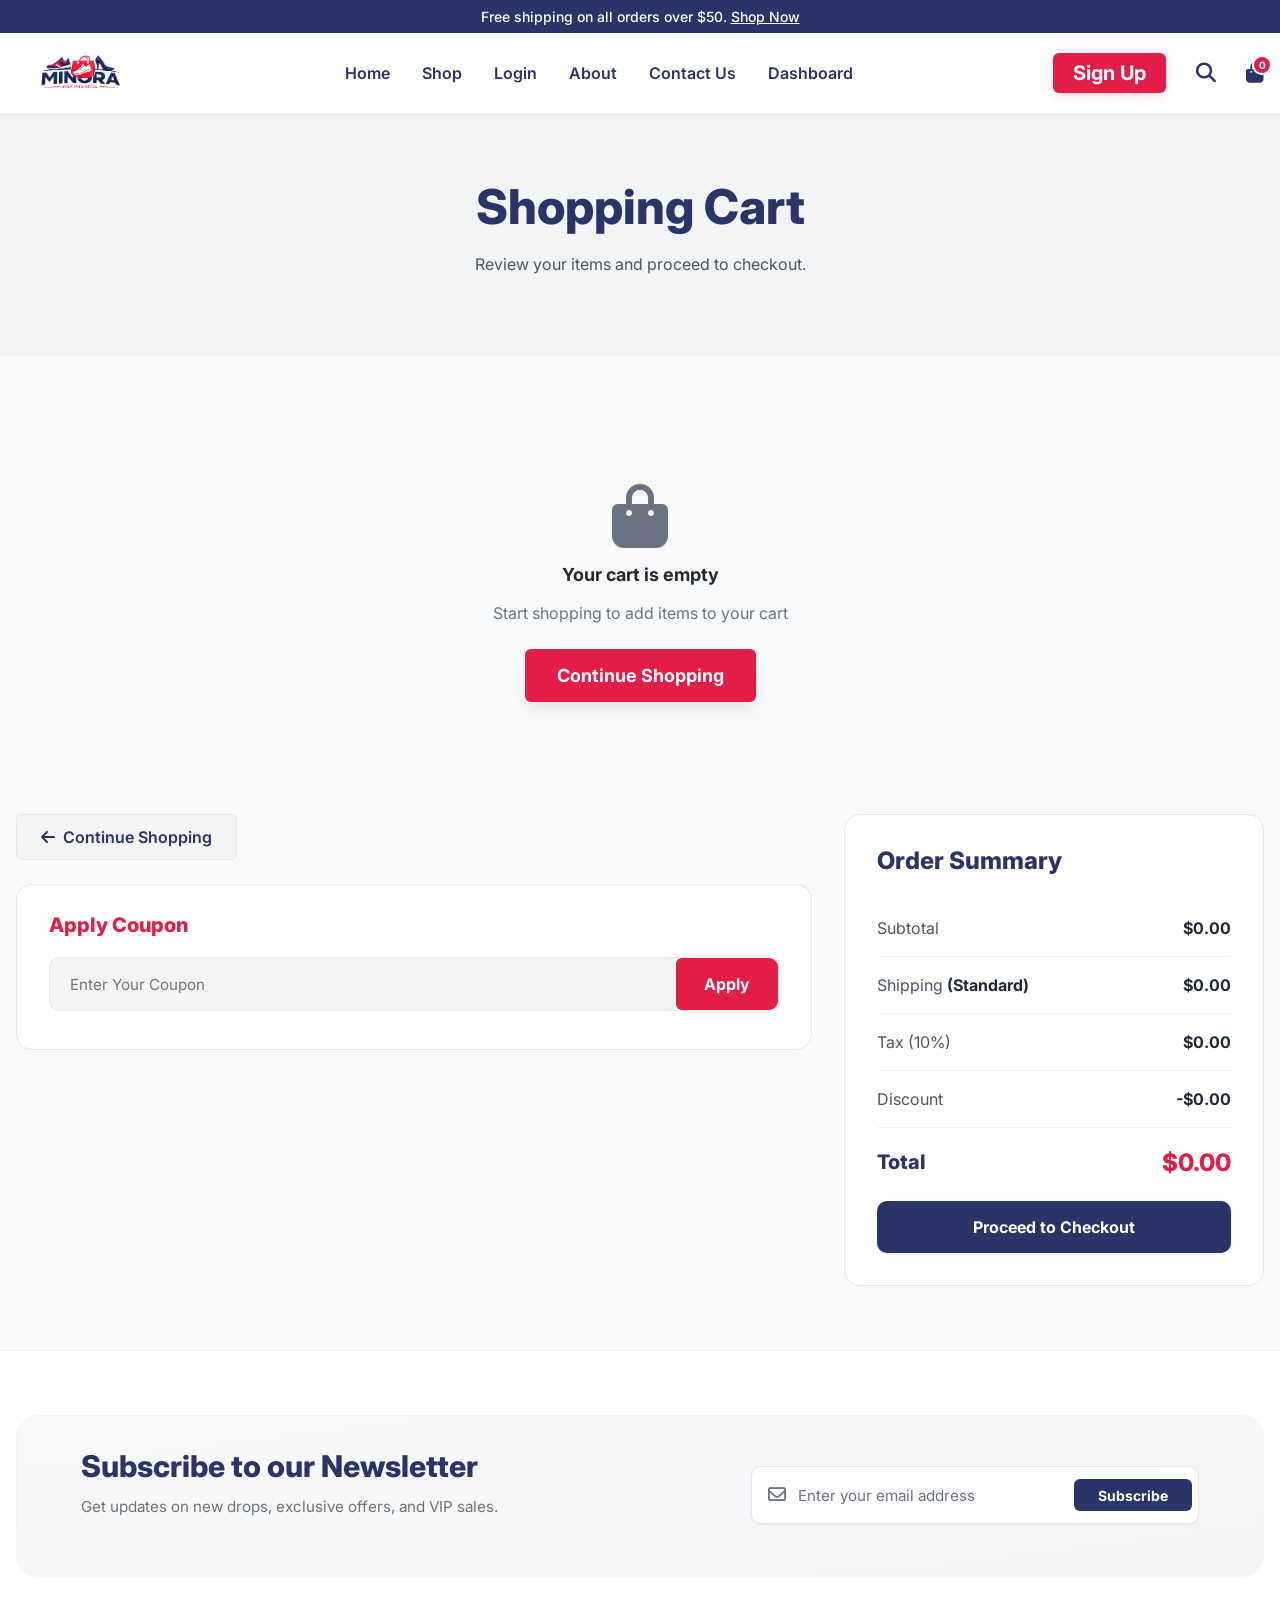
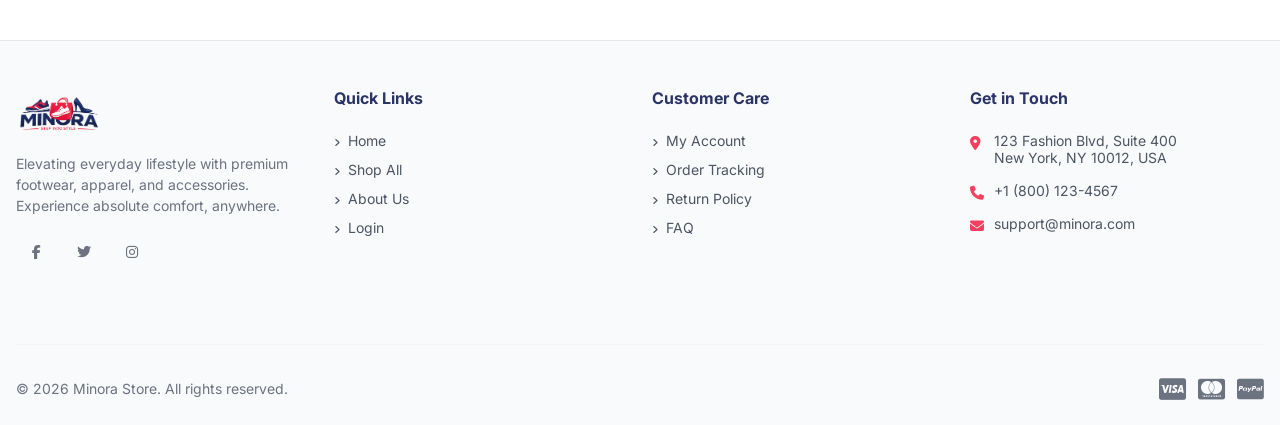
<file: pages/cart.html>
﻿<!DOCTYPE html>
<html lang="en">
<head>
    <meta charset="UTF-8">
    <meta name="viewport" content="width=device-width, initial-scale=1.0">
    <meta name="description" content="Minora Shopping Cart. Review and manage your items before checkout.">
    <title>Minora | Shopping Cart</title>
    <link rel="stylesheet" href="../cssFile/globalStyles.css">
    <link rel="stylesheet" href="https://cdnjs.cloudflare.com/ajax/libs/font-awesome/6.4.0/css/all.min.css">
</head>
<body>

    <!-- Top Promotion Bar -->
    <div class="promo-bar">
        Free shipping on all orders over $50. <a href="shop.html">Shop Now</a>
    </div>

    <!-- Navigation Header -->
    <header>
        <div class="container">
            <nav>
                <div class="nav-brand">
                    <a href="../index.html">
                        <img src="../sources/Minoralogo3 .png" alt="Minora Logo">
                    </a>
                </div>

                <div class="nav-menu">
                    <ul>
                        <li><a href="../index.html">Home</a></li>
                        <li><a href="shop.html">Shop</a></li>
                        <li><a href="login.html">Login</a></li>
                        <li><a href="about.html">About</a></li>
                        <li><a href="contactUs.html">Contact Us</a></li>
                        <li><a href="dashboard.html">Dashboard</a></li>
                    </ul>
                </div>

                <div class="nav-icons">
                    <a href="signup.html" class="nav-signup-btn">Sign Up</a>
                    <button id="search-toggle" aria-label="Search"><i class="fa-solid fa-magnifying-glass"></i></button>
                    <a href="cart.html" class="relative">
                        <i class="fa-solid fa-bag-shopping"></i>
                        <span class="cart-badge">0</span>
                    </a>
                    <button class="menu-toggle"><i class="fa-solid fa-bars"></i></button>
                </div>
            </nav>
        </div>
    </header>

    <!-- Page Hero -->
    <section class="page-section-alt text-center">
        <div class="container">
            <h1>Shopping Cart</h1>
            <p>Review your items and proceed to checkout.</p>
        </div>
    </section>

    <!-- Shopping Cart Section -->
    <section class="page-section">
        <div class="container">

            <!-- Cart Table -->
            <div id="cart-page-table-wrapper">
                <table id="cart-table" >
                    <thead>
                        <tr id="cart-table-header">
                            <th >Remove</th>
                            <th >Image</th>
                            <th >Product</th>
                            <th >Price</th>
                            <th >Quantity</th>
                            <th >Subtotal</th>
                        </tr>
                    </thead>
                    <tbody id="cart-items-container">
                        <!-- Rows injected by JS -->
                    </tbody>
                </table>

                <!-- Empty Cart Message -->
                <div id="empty-cart-message" >
                    <i class="fa-solid fa-shopping-bag" ></i>
                    <h3 >Your cart is empty</h3>
                    <p >Start shopping to add items to your cart</p>
                    <a href="shop.html" class="link-button lg-button">Continue Shopping</a>
                </div>
            </div>

            <!-- Bottom Row: Coupon + Continue Shopping + Order Summary -->
            <div id="cart-bottom-row">

                <!-- Left: Continue Shopping + Apply Coupon -->
                <div id="cart-left-col">

                    <a href="shop.html" id="continue-shopping-btn">
                        <i class="fa-solid fa-arrow-left"></i> Continue Shopping
                    </a>

                    <!-- Apply Coupon -->
                    <div id="coupon-wrapper">
                        <h3 >Apply Coupon</h3>
                        <div id="coupon-input-group">
                            <input id="coupon-input" type="text" placeholder="Enter Your Coupon"
                                   >
                            <button id="coupon-btn"
                                    
                                    >
                                Apply
                            </button>
                        </div>
                        <p id="coupon-msg" ></p>
                    </div>

                </div>

                <!-- Order Summary -->
                <div  class="order-summary-wrapper">
                    <div  class="order-summary-card">
                        <h3  class="order-summary-title">Order Summary</h3>

                        <div  class="summary-row">
                            <span >Subtotal</span>
                            <span id="subtotal" >$0.00</span>
                        </div>

                        <div  class="summary-row">
                            <span >
                                Shipping <span >(Standard)</span>
                            </span>
                            <span id="shipping" >FREE</span>
                        </div>

                        <div  class="summary-row">
                            <span >Tax (10%)</span>
                            <span id="tax" >$0.00</span>
                        </div>

                        <div id="discount-row"  class="summary-row">
                            <span >Discount</span>
                            <span id="discount-amount" >-$0.00</span>
                        </div>

                        <div  class="summary-total-row">
                            <span >Total</span>
                            <span id="total" >$0.00</span>
                        </div>

                        <button class="primary-button" id="checkout-btn" id="checkout-btn">Proceed to Checkout</button>
                    </div>
                </div>

            </div>
        </div>
    </section>

        <!-- Newsletter Section -->
    <section class="newsletter-section">
        <div class="container">
            <div class="newsletter-card">
                <div class="newsletter-text">
                    <h2>Subscribe to our Newsletter</h2>
                    <p >Get updates on new drops, exclusive offers, and VIP sales.</p>
                </div>
                <div class="newsletter-form-wrapper">
                    <form class="newsletter-form">
                        <i class="fa-regular fa-envelope"></i>
                        <input type="email" placeholder="Enter your email address" required>
                        <button type="submit">Subscribe</button>
                    </form>
                </div>
            </div>
        </div>
    </section>

    <!-- Footer -->
    <footer>
        <div class="container">
            <div class="footer-grid">
                <div class="footer-col">
                    <a href="#" >
                        <img src="../sources/Minoralogo3 .png" alt="Minora" >
                    </a>
                    <p>Elevating everyday lifestyle with premium footwear, apparel, and accessories. Experience absolute comfort, anywhere.</p>
                    <div class="footer-socials">
                        <a href="#" class="footer-social-btn"><i class="fa-brands fa-facebook-f"></i></a>
                        <a href="#" class="footer-social-btn"><i class="fa-brands fa-twitter"></i></a>
                        <a href="#" class="footer-social-btn"><i class="fa-brands fa-instagram"></i></a>
                    </div>
                </div>

                <div class="footer-col">
                    <h3>Quick Links</h3>
                    <ul>
                        <li><a href="../index.html"><i class="fa-solid fa-angle-right" ></i>Home</a></li>
                        <li><a href="shop.html"><i class="fa-solid fa-angle-right" ></i>Shop All</a></li>
                        <li><a href="about.html"><i class="fa-solid fa-angle-right" ></i>About Us</a></li>
                        <li><a href="login.html"><i class="fa-solid fa-angle-right" ></i>Login</a></li>
                    </ul>
                </div>

                <div class="footer-col">
                    <h3>Customer Care</h3>
                    <ul>
                        <li><a href="#"><i class="fa-solid fa-angle-right" ></i>My Account</a></li>
                        <li><a href="#"><i class="fa-solid fa-angle-right" ></i>Order Tracking</a></li>
                        <li><a href="#"><i class="fa-solid fa-angle-right" ></i>Return Policy</a></li>
                        <li><a href="#"><i class="fa-solid fa-angle-right" ></i>FAQ</a></li>
                    </ul>
                </div>

                <div class="footer-col">
                    <h3>Get in Touch</h3>
                    <ul >
                        <li >
                            <i class="fa-solid fa-location-dot" ></i>
                            123 Fashion Blvd, Suite 400<br>New York, NY 10012, USA
                        </li>
                        <li >
                            <i class="fa-solid fa-phone" ></i>
                            +1 (800) 123-4567
                        </li>
                        <li >
                            <i class="fa-solid fa-envelope" ></i>
                            support@minora.com
                        </li>
                    </ul>
                </div>
            </div>

            <div class="footer-bottom">
                <p >&copy; 2026 Minora Store. All rights reserved.</p>
                <div class="footer-payments">
                    <i class="fa-brands fa-cc-visa"></i>
                    <i class="fa-brands fa-cc-mastercard"></i>
                    <i class="fa-brands fa-cc-paypal"></i>
                </div>
            </div>
        </div>
    </footer>

    <!-- Search Overlay -->
    <div id="search-overlay" class="hidden">
        <div id="search-modal" class="form-container">
            <div class="flex justify-between items-center">
                <h2>Search Products</h2>
                <button id="search-close" aria-label="Close search"><i class="fa-solid fa-xmark"></i></button>
            </div>
            <div class="newsletter-form" id="search-keyword-wrap">
                <i class="fa-solid fa-magnifying-glass"></i>
                <input type="text" id="search-keyword" placeholder="Search by name or keyword...">
                <button type="button" id="search-submit-btn">Search</button>
            </div>
            <div class="hero-layout">
                <div class="hero-content">
                    <label>Category</label>
                    <div class="select-container">
                        <select id="filter-category">
                            <option value="">All Categories</option>
                            <option value="men">Men's Footwear</option>
                            <option value="women">Women's Footwear</option>
                            <option value="kids">Kids' Footwear</option>
                            <option value="accessories">Accessories</option>
                        </select>
                    </div>
                </div>
                <div class="hero-content">
                    <label>Sort By</label>
                    <div class="select-container">
                        <select id="filter-sort">
                            <option value="">Default</option>
                            <option value="price-asc">Price: Low to High</option>
                            <option value="price-desc">Price: High to Low</option>
                            <option value="name-asc">Name: A to Z</option>
                            <option value="name-desc">Name: Z to A</option>
                            <option value="rating">Top Rated</option>
                        </select>
                    </div>
                </div>
            </div>
            <div>
                <label>Price Range</label>
                <div class="hero-layout">
                    <div class="hero-content">
                        <input type="number" id="filter-price-min" placeholder="Min price e.g. 50">
                    </div>
                    <div class="hero-content">
                        <input type="number" id="filter-price-max" placeholder="Max price e.g. 200">
                    </div>
                </div>
            </div>
            <div class="hero-layout">
                <div class="hero-content">
                    <label>Min Rating</label>
                    <div class="select-container">
                        <select id="filter-rating">
                            <option value="">Any Rating</option>
                            <option value="4">4 Stars &amp; Above</option>
                            <option value="3">3 Stars &amp; Above</option>
                            <option value="2">2 Stars &amp; Above</option>
                        </select>
                    </div>
                </div>
                <div class="hero-content">
                    <label>Product Tag</label>
                    <div class="select-container">
                        <select id="filter-tag">
                            <option value="">All Tags</option>
                            <option value="HOT">HOT</option>
                            <option value="NEW">NEW</option>
                            <option value="SALE">SALE</option>
                        </select>
                    </div>
                </div>
            </div>
            <div class="hero-layout">
                <div class="hero-content">
                    <button class="primary-button" id="apply-filters-btn">
                        <i class="fa-solid fa-filter"></i> Apply Filters
                    </button>
                </div>
                <div class="hero-content">
                    <button class="primary-button" id="reset-filters-btn">
                        <i class="fa-solid fa-rotate-left"></i> Reset Filters
                    </button>
                </div>
            </div>
            <div id="search-results-area" class="hidden">
                <h3>Search Results</h3>
                <div id="search-results-count"></div>
                <div id="search-results-list" class="card-container"></div>
            </div>
        </div>
    </div>

    <script src="../jsFile/jsFunctions.js"></script>
</body>
</html>
</file>
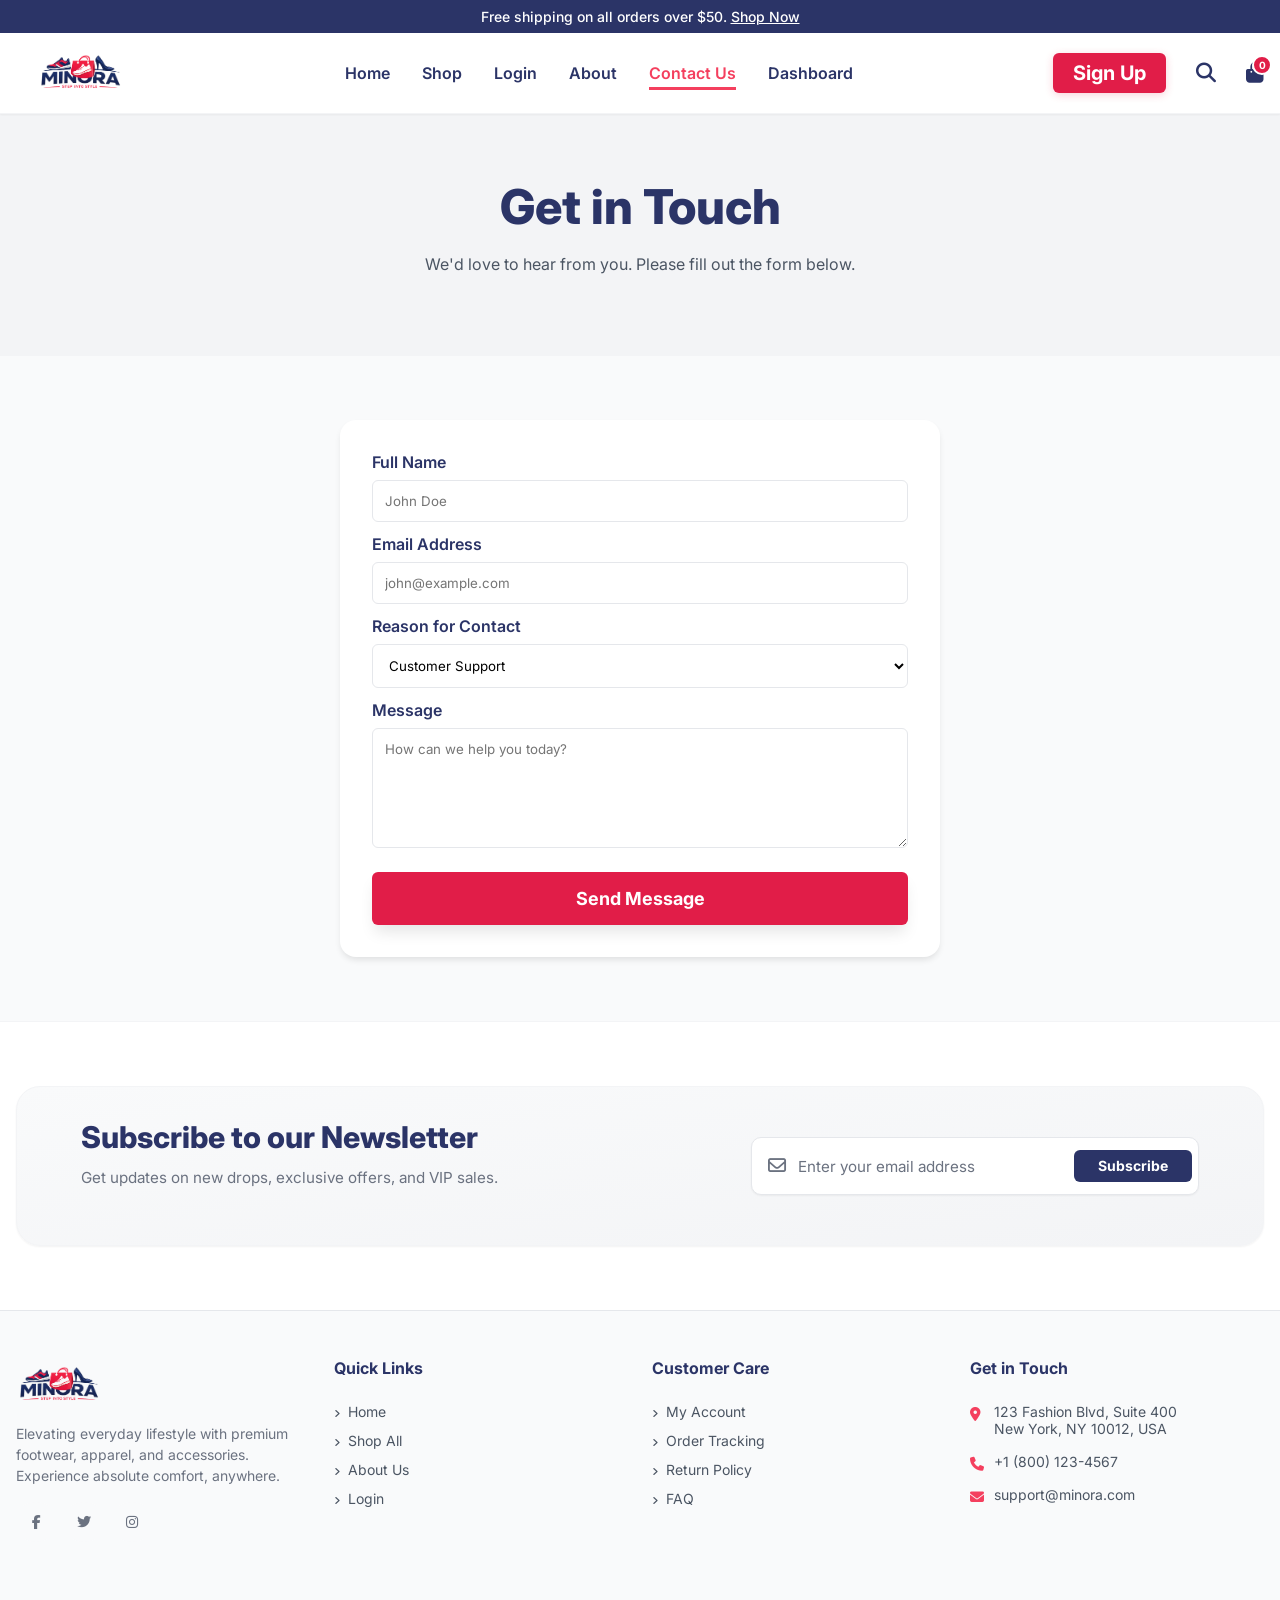
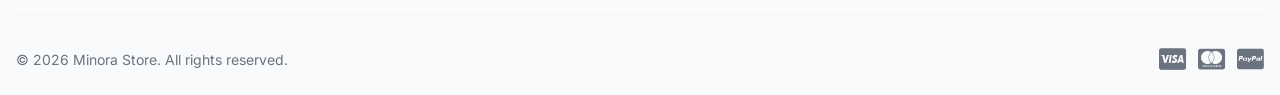
<file: pages/contactUs.html>
<!DOCTYPE html>
<html lang="en">
<head>
    <meta charset="UTF-8">
    <meta name="viewport" content="width=device-width, initial-scale=1.0">
    <title>Minora | Contact Us</title>
    <link rel="stylesheet" href="../cssFile/globalStyles.css">
    <link rel="stylesheet" href="https://cdnjs.cloudflare.com/ajax/libs/font-awesome/6.4.0/css/all.min.css">
</head>
<body>

    <div class="promo-bar">
        Free shipping on all orders over $50. <a href="shop.html">Shop Now</a>
    </div>

    <header>
        <div class="container">
            <nav>
                <div class="nav-brand">
                    <a href="../index.html">
                        <img src="../sources/Minoralogo3 .png" alt="Minora Logo">
                    </a>
                </div>

                <div class="nav-menu">
                    <ul>
                        <li><a href="../index.html">Home</a></li>
                        <li><a href="shop.html">Shop</a></li>
                        <li><a href="login.html">Login</a></li>
                        <li><a href="about.html">About</a></li>
                        <li><a href="contactUs.html" class="active">Contact Us</a></li>
                        <li><a href="dashboard.html">Dashboard</a></li>
                    </ul>
                </div>

                <div class="nav-icons">
                    <a href="signup.html" class="nav-signup-btn">Sign Up</a>
                    <button id="search-toggle" aria-label="Search"><i class="fa-solid fa-magnifying-glass"></i></button>
                    <a href="cart.html" class="relative">
                        <i class="fa-solid fa-bag-shopping"></i>
                        <span class="cart-badge">3</span>
                    </a>
                    <button class="menu-toggle"><i class="fa-solid fa-bars"></i></button>
                </div>
            </nav>
        </div>
    </header>

    <!-- Page Hero -->
    <section class="page-section-alt text-center">
        <div class="container">
            <h1>Get in Touch</h1>
            <p>We'd love to hear from you. Please fill out the form below.</p>
        </div>
    </section>

    <!-- Contact Form -->
    <section class="page-section">
        <div class="container">
            <div class="form-container">
                <form action="#">
                    <div>
                        <label for="name">Full Name</label>
                        <input type="text" id="name" placeholder="John Doe">
                    </div>

                    <div>
                        <label for="email">Email Address</label>
                        <input type="email" id="email" placeholder="john@example.com">
                    </div>

                    <div class="select-container">
                        <label for="reason">Reason for Contact</label>
                        <select id="reason">
                            <option value="support">Customer Support</option>
                            <option value="returns">Returns &amp; Exchanges</option>
                            <option value="business">Business Inquiry</option>
                            <option value="other">Other</option>
                        </select>
                    </div>

                    <div>
                        <label for="message">Message</label>
                        <textarea id="message" placeholder="How can we help you today?"></textarea>
                    </div>

                    <button type="submit" id="contact-submit-btn" class="link-button lg-button">Send Message</button>
                </form>
            </div>
        </div>
    </section>

    <!-- Newsletter Section -->
    <section class="newsletter-section">
        <div class="container">
            <div class="newsletter-card">
                <div class="newsletter-text">
                    <h2>Subscribe to our Newsletter</h2>
                    <p >Get updates on new drops, exclusive offers, and VIP sales.</p>
                </div>
                <div class="newsletter-form-wrapper">
                    <form class="newsletter-form">
                        <i class="fa-regular fa-envelope"></i>
                        <input type="email" placeholder="Enter your email address" required>
                        <button type="submit">Subscribe</button>
                    </form>
                </div>
            </div>
        </div>
    </section>

    <!-- Footer -->
    <footer>
        <div class="container">
            <div class="footer-grid">
                <div class="footer-col">
                    <a href="#" >
                        <img src="../sources/Minoralogo3 .png" alt="Minora" >
                    </a>
                    <p>Elevating everyday lifestyle with premium footwear, apparel, and accessories. Experience absolute comfort, anywhere.</p>
                    <div class="footer-socials">
                        <a href="#" class="footer-social-btn"><i class="fa-brands fa-facebook-f"></i></a>
                        <a href="#" class="footer-social-btn"><i class="fa-brands fa-twitter"></i></a>
                        <a href="#" class="footer-social-btn"><i class="fa-brands fa-instagram"></i></a>
                    </div>
                </div>

                <div class="footer-col">
                    <h3>Quick Links</h3>
                    <ul>
                        <li><a href="../index.html"><i class="fa-solid fa-angle-right" ></i>Home</a></li>
                        <li><a href="shop.html"><i class="fa-solid fa-angle-right" ></i>Shop All</a></li>
                        <li><a href="about.html"><i class="fa-solid fa-angle-right" ></i>About Us</a></li>
                        <li><a href="login.html"><i class="fa-solid fa-angle-right" ></i>Login</a></li>
                    </ul>
                </div>

                <div class="footer-col">
                    <h3>Customer Care</h3>
                    <ul>
                        <li><a href="#"><i class="fa-solid fa-angle-right" ></i>My Account</a></li>
                        <li><a href="#"><i class="fa-solid fa-angle-right" ></i>Order Tracking</a></li>
                        <li><a href="#"><i class="fa-solid fa-angle-right" ></i>Return Policy</a></li>
                        <li><a href="#"><i class="fa-solid fa-angle-right" ></i>FAQ</a></li>
                    </ul>
                </div>

                <div class="footer-col">
                    <h3>Get in Touch</h3>
                    <ul >
                        <li >
                            <i class="fa-solid fa-location-dot" ></i>
                            123 Fashion Blvd, Suite 400<br>New York, NY 10012, USA
                        </li>
                        <li >
                            <i class="fa-solid fa-phone" ></i>
                            +1 (800) 123-4567
                        </li>
                        <li >
                            <i class="fa-solid fa-envelope" ></i>
                            support@minora.com
                        </li>
                    </ul>
                </div>
            </div>

            <div class="footer-bottom">
                <p >&copy; 2026 Minora Store. All rights reserved.</p>
                <div class="footer-payments">
                    <i class="fa-brands fa-cc-visa"></i>
                    <i class="fa-brands fa-cc-mastercard"></i>
                    <i class="fa-brands fa-cc-paypal"></i>
                </div>
            </div>
        </div>
    </footer>

    <!-- Search Overlay -->
    <div id="search-overlay" class="hidden">
        <div id="search-modal" class="form-container">
            <div class="flex justify-between items-center">
                <h2>Search Products</h2>
                <button id="search-close" aria-label="Close search"><i class="fa-solid fa-xmark"></i></button>
            </div>
            <div class="newsletter-form" id="search-keyword-wrap">
                <i class="fa-solid fa-magnifying-glass"></i>
                <input type="text" id="search-keyword" placeholder="Search by name or keyword...">
                <button type="button" id="search-submit-btn">Search</button>
            </div>
            <div class="hero-layout">
                <div class="hero-content">
                    <label>Category</label>
                    <div class="select-container">
                        <select id="filter-category">
                            <option value="">All Categories</option>
                            <option value="men">Men's Footwear</option>
                            <option value="women">Women's Footwear</option>
                            <option value="kids">Kids' Footwear</option>
                            <option value="accessories">Accessories</option>
                        </select>
                    </div>
                </div>
                <div class="hero-content">
                    <label>Sort By</label>
                    <div class="select-container">
                        <select id="filter-sort">
                            <option value="">Default</option>
                            <option value="price-asc">Price: Low to High</option>
                            <option value="price-desc">Price: High to Low</option>
                            <option value="name-asc">Name: A to Z</option>
                            <option value="name-desc">Name: Z to A</option>
                            <option value="rating">Top Rated</option>
                        </select>
                    </div>
                </div>
            </div>
            <div>
                <label>Price Range</label>
                <div class="hero-layout">
                    <div class="hero-content">
                        <input type="number" id="filter-price-min" placeholder="Min price e.g. 50">
                    </div>
                    <div class="hero-content">
                        <input type="number" id="filter-price-max" placeholder="Max price e.g. 200">
                    </div>
                </div>
            </div>
            <div class="hero-layout">
                <div class="hero-content">
                    <label>Min Rating</label>
                    <div class="select-container">
                        <select id="filter-rating">
                            <option value="">Any Rating</option>
                            <option value="4">4 Stars &amp; Above</option>
                            <option value="3">3 Stars &amp; Above</option>
                            <option value="2">2 Stars &amp; Above</option>
                        </select>
                    </div>
                </div>
                <div class="hero-content">
                    <label>Product Tag</label>
                    <div class="select-container">
                        <select id="filter-tag">
                            <option value="">All Tags</option>
                            <option value="HOT">HOT</option>
                            <option value="NEW">NEW</option>
                            <option value="SALE">SALE</option>
                        </select>
                    </div>
                </div>
            </div>
            <div class="hero-layout">
                <div class="hero-content">
                    <button class="primary-button" id="apply-filters-btn">
                        <i class="fa-solid fa-filter"></i> Apply Filters
                    </button>
                </div>
                <div class="hero-content">
                    <button class="primary-button" id="reset-filters-btn">
                        <i class="fa-solid fa-rotate-left"></i> Reset Filters
                    </button>
                </div>
            </div>
            <div id="search-results-area" class="hidden">
                <h3>Search Results</h3>
                <div id="search-results-count"></div>
                <div id="search-results-list" class="card-container"></div>
            </div>
        </div>
    </div>

    <script src="../jsFile/jsFunctions.js"></script>
</body>
</html>
</file>
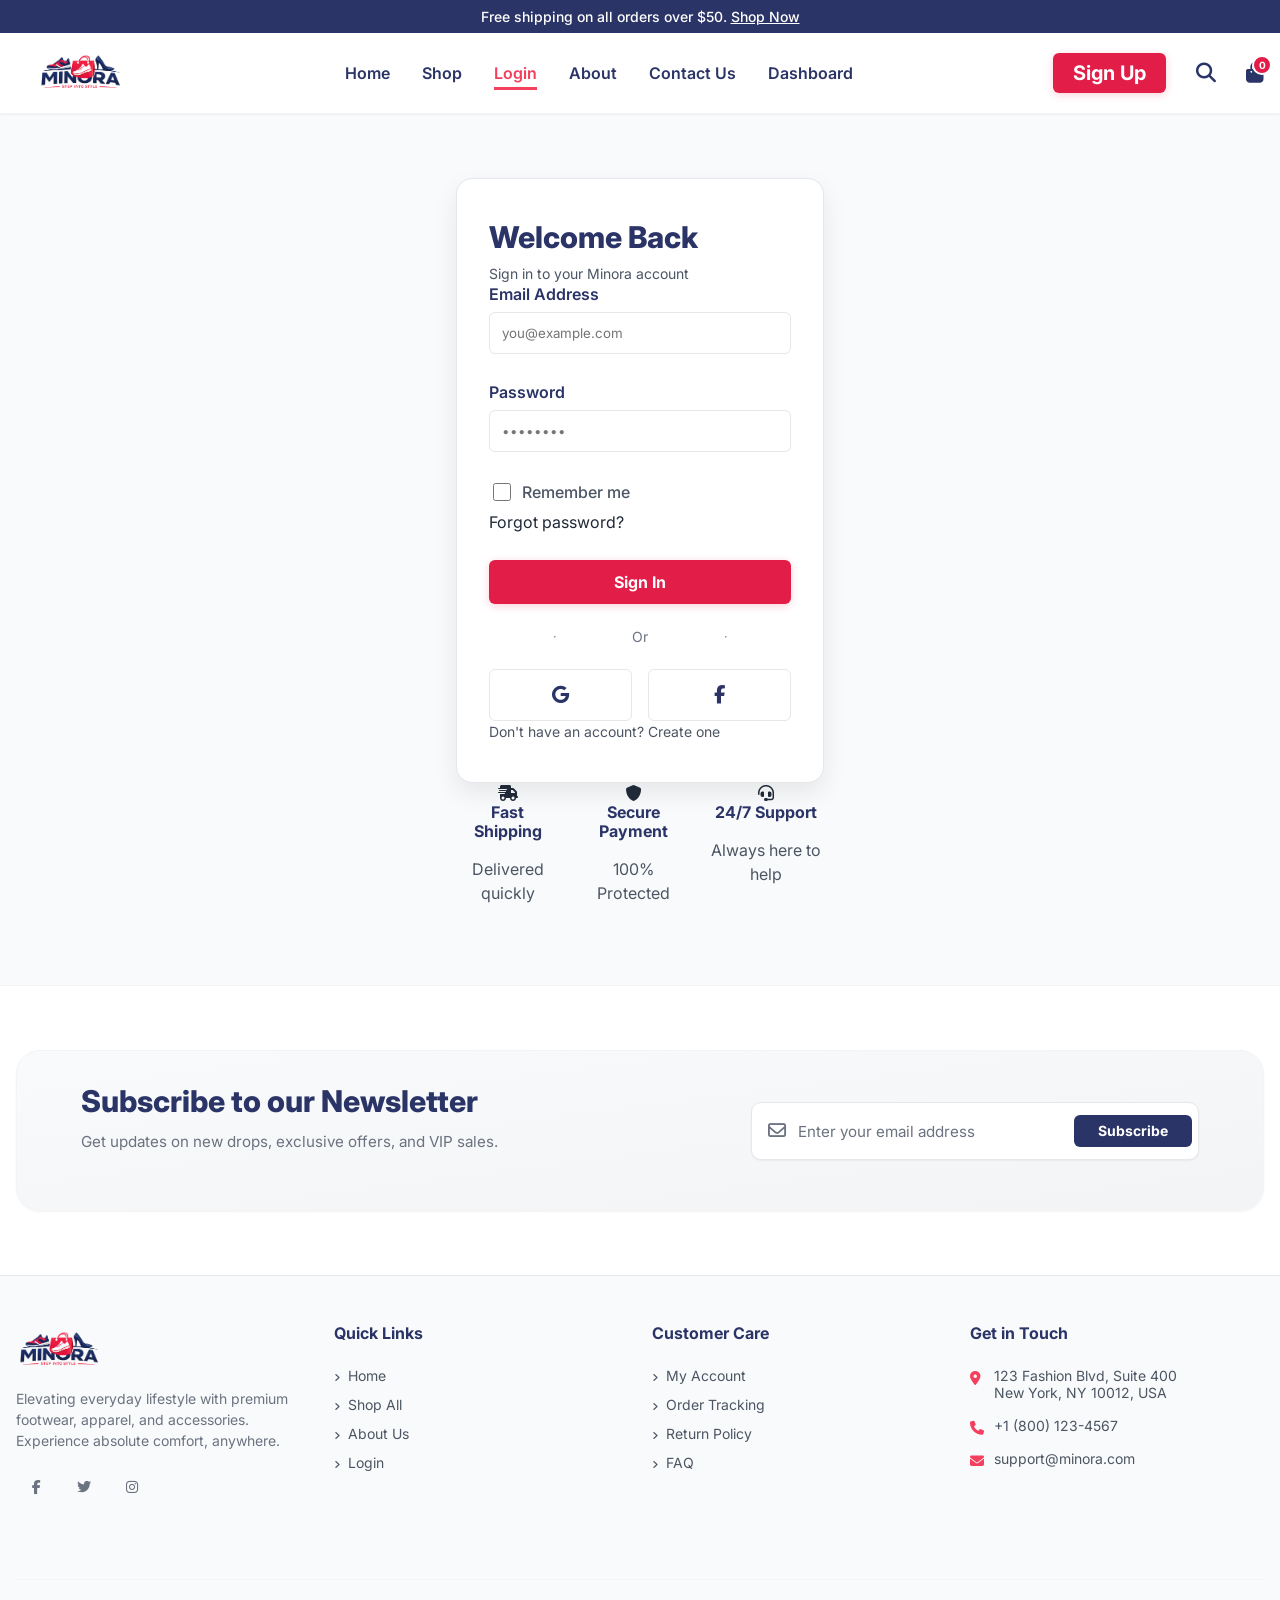
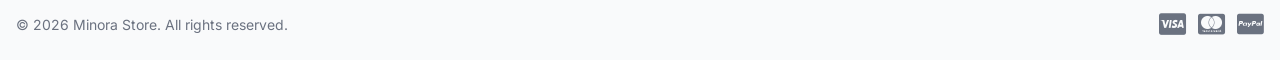
<file: pages/login.html>
<!DOCTYPE html>
<html lang="en">
<head>
    <meta charset="UTF-8">
    <meta name="viewport" content="width=device-width, initial-scale=1.0">
    <title>Minora | Login</title>
    <link rel="stylesheet" href="../cssFile/globalStyles.css">
    <link rel="stylesheet" href="https://cdnjs.cloudflare.com/ajax/libs/font-awesome/6.4.0/css/all.min.css">
</head>
<body>

    <!-- Top Promotion Bar -->
    <div class="promo-bar">
        Free shipping on all orders over $50. <a href="shop.html">Shop Now</a>
    </div>

    <!-- Navigation Header -->
    <header>
        <div class="container">
            <nav>
                <div class="nav-brand">
                    <a href="../index.html">
                        <img src="../sources/Minoralogo3 .png" alt="Minora Logo">
                    </a>
                </div>

                <div class="nav-menu">
                    <ul>
                        <li><a href="../index.html">Home</a></li>
                        <li><a href="shop.html">Shop</a></li>
                        <li><a href="login.html" class="active">Login</a></li>
                        <li><a href="about.html">About</a></li>
                        <li><a href="contactUs.html">Contact Us</a></li>
                        <li><a href="dashboard.html">Dashboard</a></li>
                    </ul>
                </div>

                <div class="nav-icons">
                    <a href="signup.html" class="nav-signup-btn">Sign Up</a>
                    <button id="search-toggle" aria-label="Search"><i class="fa-solid fa-magnifying-glass"></i></button>
                    <a href="cart.html" class="relative">
                        <i class="fa-solid fa-bag-shopping"></i>
                        <span class="cart-badge">3</span>
                    </a>
                    <button class="menu-toggle"><i class="fa-solid fa-bars"></i></button>
                </div>
            </nav>
        </div>
    </header>

    <!-- Login Section -->
    <section id="signup-section" class="page-section">
        <div id="auth-wrapper-400">
            <!-- Login Card -->
            <div id="signup-form-container">
                
                <!-- Header -->
                <div>
                    <h1>Welcome Back</h1>
                    <p>Sign in to your Minora account</p>
                </div>

                <!-- Login Form -->
                <form id="auth-form">
                    
                    <!-- Email Field -->
                    <div>
                        <label>Email Address</label>
                        <input type="email" placeholder="you@example.com" required />
                    </div>

                    <!-- Password Field -->
                    <div>
                        <label>Password</label>
                        <input type="password" placeholder="••••••••" required />
                    </div>

                    <!-- Remember & Forgot -->
                    <div>
                        <label>
                            <input type="checkbox">
                            Remember me
                        </label>
                        <a href="#">Forgot password?</a>
                    </div>

                    <!-- Login Button -->
                    <button type="submit">Sign In</button>
                </form>

                <!-- Divider -->
                <div class="flex items-center" id="auth-divider">
                    <hr class="flex" id="auth-divider-line">
                    <span id="auth-divider-text">Or</span>
                    <hr class="flex" id="auth-divider-line">
                </div>

                <!-- Social Login -->
                <div class="flex" id="auth-social-btns">
                    <button type="button" class="explore-btn" id="auth-google-btn">
                        <i class="fa-brands fa-google"></i>
                    </button>
                    <button type="button" class="explore-btn" id="auth-facebook-btn">
                        <i class="fa-brands fa-facebook-f"></i>
                    </button>
                </div>

                <!-- Sign Up Link -->
                <div>
                    <p>Don't have an account? <a href="signup.html">Create one</a></p>
                </div>
            </div>

            <!-- Features Below Login -->
            <div class="features-row">
                <div class="feature-item-box">
                    <i class="fa-solid fa-truck-fast"></i>
                    <h4>Fast Shipping</h4>
                    <p>Delivered quickly</p>
                </div>
                <div class="feature-item-box">
                    <i class="fa-solid fa-shield"></i>
                    <h4>Secure Payment</h4>
                    <p>100% Protected</p>
                </div>
                <div class="feature-item-box">
                    <i class="fa-solid fa-headset"></i>
                    <h4>24/7 Support</h4>
                    <p>Always here to help</p>
                </div>
            </div>
        </div>
    </section>

        <!-- Newsletter Section -->
    <section class="newsletter-section">
        <div class="container">
            <div class="newsletter-card">
                <div class="newsletter-text">
                    <h2>Subscribe to our Newsletter</h2>
                    <p >Get updates on new drops, exclusive offers, and VIP sales.</p>
                </div>
                <div class="newsletter-form-wrapper">
                    <form class="newsletter-form">
                        <i class="fa-regular fa-envelope"></i>
                        <input type="email" placeholder="Enter your email address" required>
                        <button type="submit">Subscribe</button>
                    </form>
                </div>
            </div>
        </div>
    </section>

    <!-- Footer -->
    <footer>
        <div class="container">
            <div class="footer-grid">
                <div class="footer-col">
                    <a href="#" >
                        <img src="../sources/Minoralogo3 .png" alt="Minora" >
                    </a>
                    <p>Elevating everyday lifestyle with premium footwear, apparel, and accessories. Experience absolute comfort, anywhere.</p>
                    <div class="footer-socials">
                        <a href="#" class="footer-social-btn"><i class="fa-brands fa-facebook-f"></i></a>
                        <a href="#" class="footer-social-btn"><i class="fa-brands fa-twitter"></i></a>
                        <a href="#" class="footer-social-btn"><i class="fa-brands fa-instagram"></i></a>
                    </div>
                </div>

                <div class="footer-col">
                    <h3>Quick Links</h3>
                    <ul>
                        <li><a href="../index.html"><i class="fa-solid fa-angle-right" ></i>Home</a></li>
                        <li><a href="shop.html"><i class="fa-solid fa-angle-right" ></i>Shop All</a></li>
                        <li><a href="about.html"><i class="fa-solid fa-angle-right" ></i>About Us</a></li>
                        <li><a href="login.html"><i class="fa-solid fa-angle-right" ></i>Login</a></li>
                    </ul>
                </div>

                <div class="footer-col">
                    <h3>Customer Care</h3>
                    <ul>
                        <li><a href="#"><i class="fa-solid fa-angle-right" ></i>My Account</a></li>
                        <li><a href="#"><i class="fa-solid fa-angle-right" ></i>Order Tracking</a></li>
                        <li><a href="#"><i class="fa-solid fa-angle-right" ></i>Return Policy</a></li>
                        <li><a href="#"><i class="fa-solid fa-angle-right" ></i>FAQ</a></li>
                    </ul>
                </div>

                <div class="footer-col">
                    <h3>Get in Touch</h3>
                    <ul >
                        <li >
                            <i class="fa-solid fa-location-dot" ></i>
                            123 Fashion Blvd, Suite 400<br>New York, NY 10012, USA
                        </li>
                        <li >
                            <i class="fa-solid fa-phone" ></i>
                            +1 (800) 123-4567
                        </li>
                        <li >
                            <i class="fa-solid fa-envelope" ></i>
                            support@minora.com
                        </li>
                    </ul>
                </div>
            </div>

            <div class="footer-bottom">
                <p >&copy; 2026 Minora Store. All rights reserved.</p>
                <div class="footer-payments">
                    <i class="fa-brands fa-cc-visa"></i>
                    <i class="fa-brands fa-cc-mastercard"></i>
                    <i class="fa-brands fa-cc-paypal"></i>
                </div>
            </div>
        </div>
    </footer>

    <!-- Search Overlay -->
    <div id="search-overlay" class="hidden">
        <div id="search-modal" class="form-container">
            <div class="flex justify-between items-center">
                <h2>Search Products</h2>
                <button id="search-close" aria-label="Close search"><i class="fa-solid fa-xmark"></i></button>
            </div>
            <div class="newsletter-form" id="search-keyword-wrap">
                <i class="fa-solid fa-magnifying-glass"></i>
                <input type="text" id="search-keyword" placeholder="Search by name or keyword...">
                <button type="button" id="search-submit-btn">Search</button>
            </div>
            <div class="hero-layout">
                <div class="hero-content">
                    <label>Category</label>
                    <div class="select-container">
                        <select id="filter-category">
                            <option value="">All Categories</option>
                            <option value="men">Men's Footwear</option>
                            <option value="women">Women's Footwear</option>
                            <option value="kids">Kids' Footwear</option>
                            <option value="accessories">Accessories</option>
                        </select>
                    </div>
                </div>
                <div class="hero-content">
                    <label>Sort By</label>
                    <div class="select-container">
                        <select id="filter-sort">
                            <option value="">Default</option>
                            <option value="price-asc">Price: Low to High</option>
                            <option value="price-desc">Price: High to Low</option>
                            <option value="name-asc">Name: A to Z</option>
                            <option value="name-desc">Name: Z to A</option>
                            <option value="rating">Top Rated</option>
                        </select>
                    </div>
                </div>
            </div>
            <div>
                <label>Price Range</label>
                <div class="hero-layout">
                    <div class="hero-content">
                        <input type="number" id="filter-price-min" placeholder="Min price e.g. 50">
                    </div>
                    <div class="hero-content">
                        <input type="number" id="filter-price-max" placeholder="Max price e.g. 200">
                    </div>
                </div>
            </div>
            <div class="hero-layout">
                <div class="hero-content">
                    <label>Min Rating</label>
                    <div class="select-container">
                        <select id="filter-rating">
                            <option value="">Any Rating</option>
                            <option value="4">4 Stars &amp; Above</option>
                            <option value="3">3 Stars &amp; Above</option>
                            <option value="2">2 Stars &amp; Above</option>
                        </select>
                    </div>
                </div>
                <div class="hero-content">
                    <label>Product Tag</label>
                    <div class="select-container">
                        <select id="filter-tag">
                            <option value="">All Tags</option>
                            <option value="HOT">HOT</option>
                            <option value="NEW">NEW</option>
                            <option value="SALE">SALE</option>
                        </select>
                    </div>
                </div>
            </div>
            <div class="hero-layout">
                <div class="hero-content">
                    <button class="primary-button" id="apply-filters-btn">
                        <i class="fa-solid fa-filter"></i> Apply Filters
                    </button>
                </div>
                <div class="hero-content">
                    <button class="primary-button" id="reset-filters-btn">
                        <i class="fa-solid fa-rotate-left"></i> Reset Filters
                    </button>
                </div>
            </div>
            <div id="search-results-area" class="hidden">
                <h3>Search Results</h3>
                <div id="search-results-count"></div>
                <div id="search-results-list" class="card-container"></div>
            </div>
        </div>
    </div>

    <script src="../jsFile/jsFunctions.js"></script>
</body>
</html>
</file>
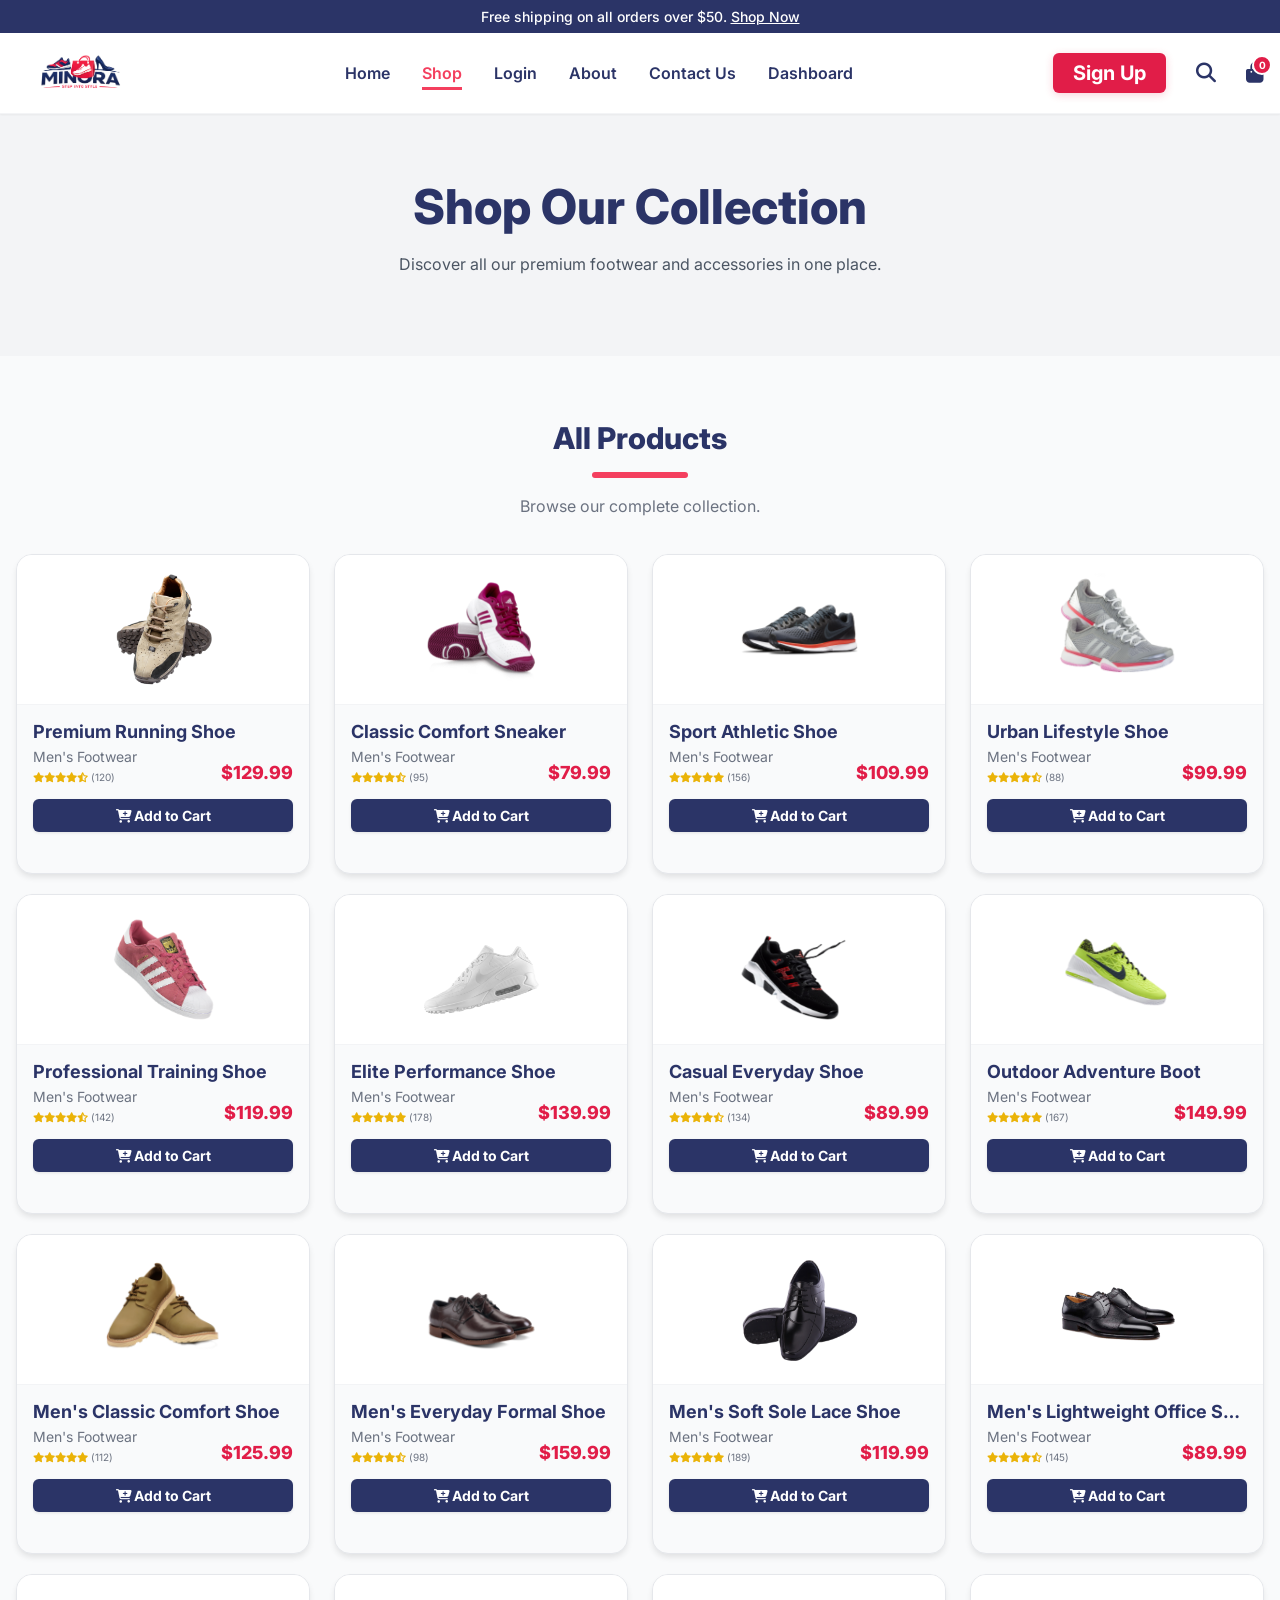
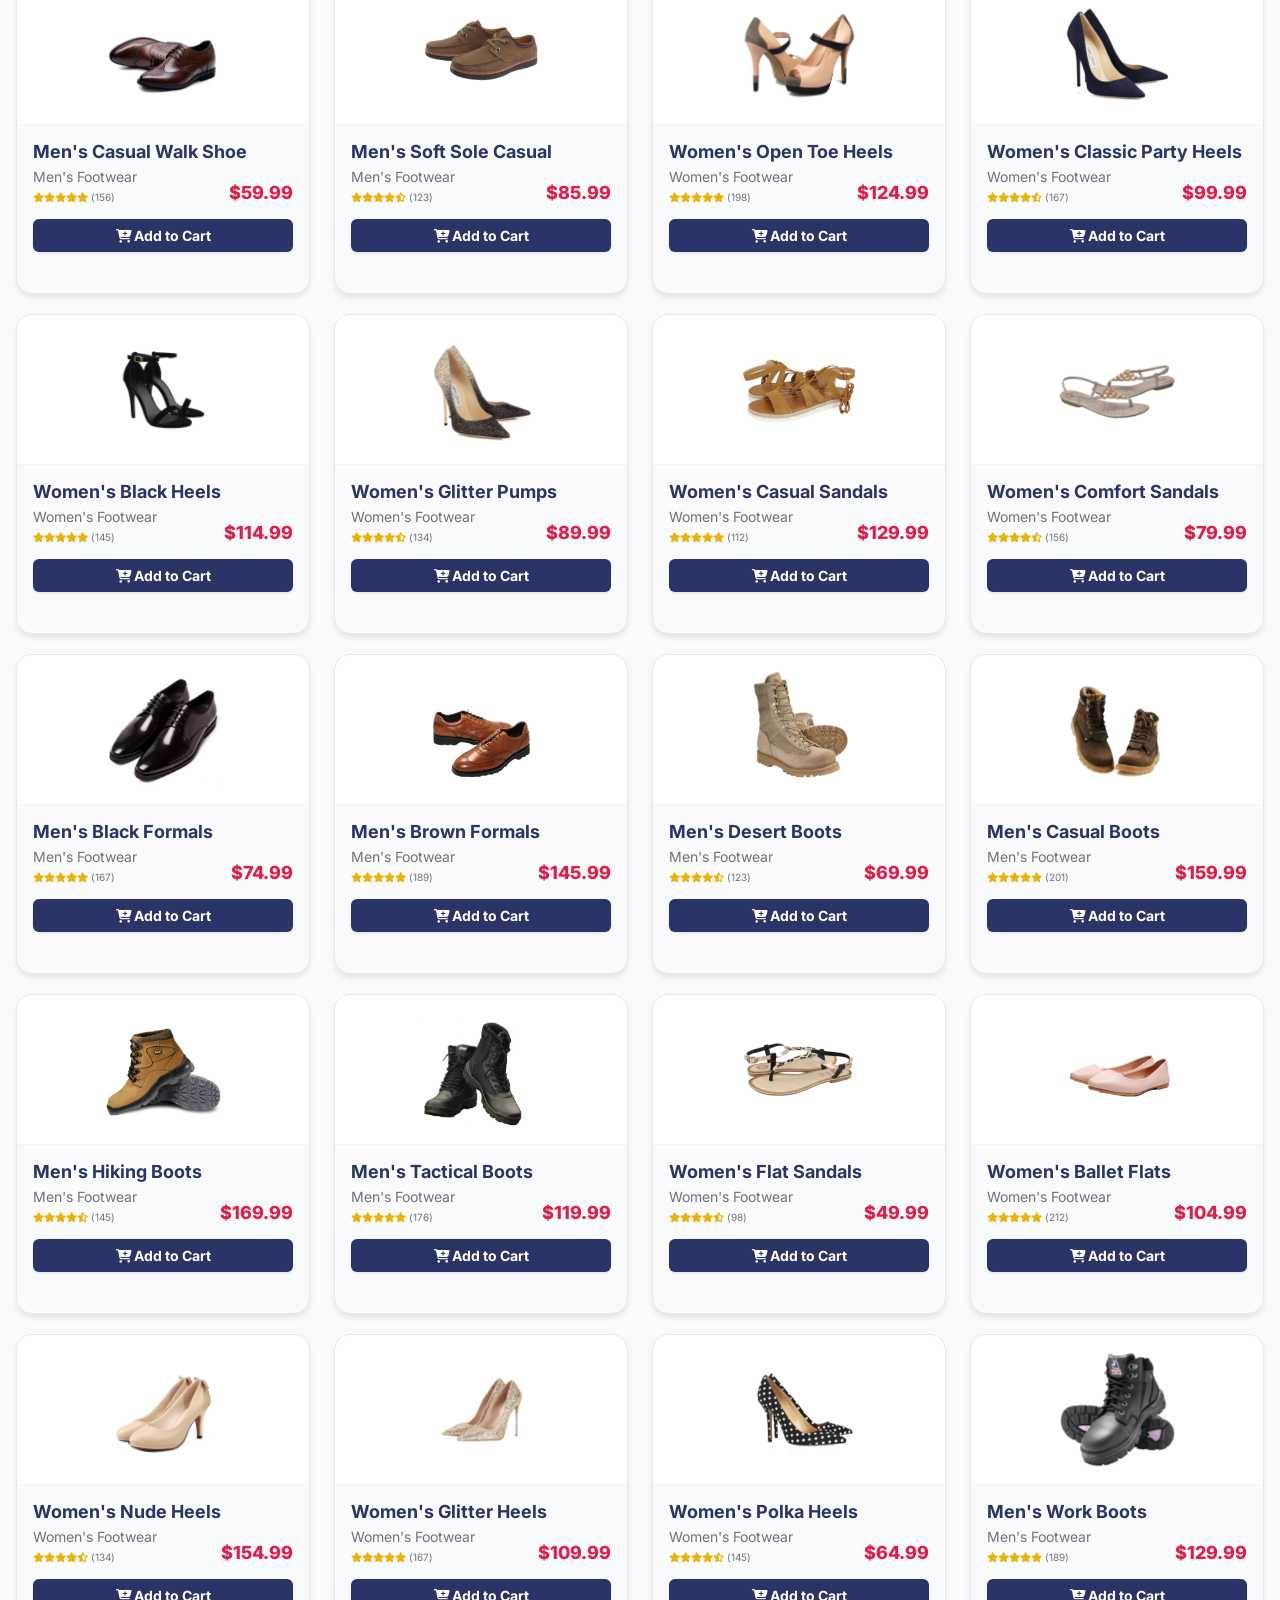
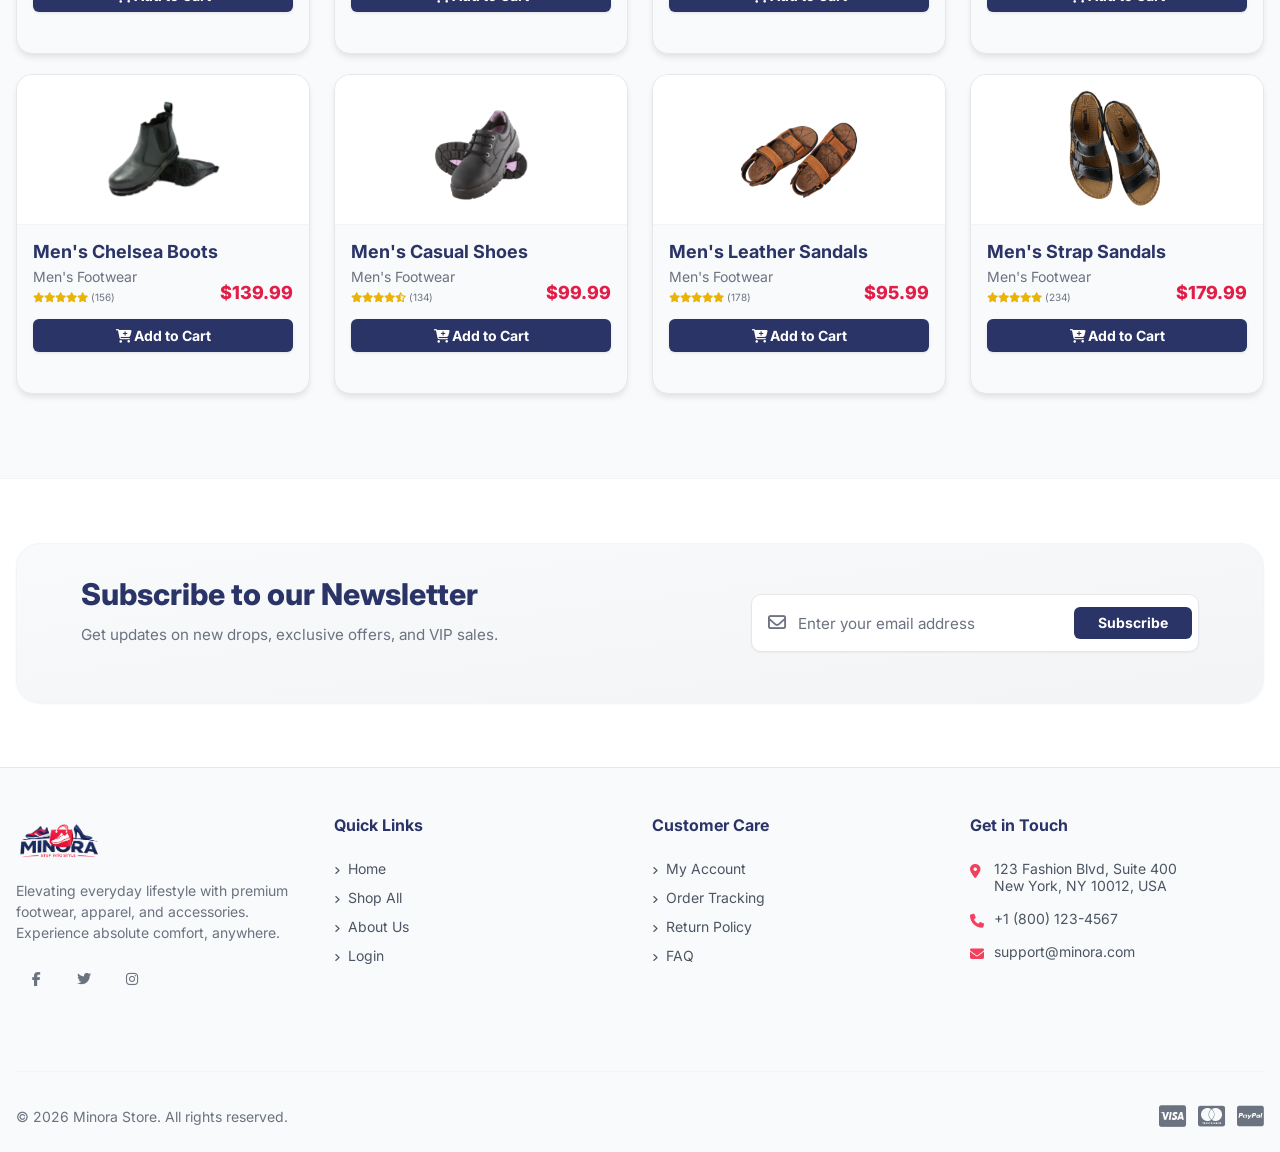
<file: pages/shop.html>
﻿<!DOCTYPE html>
<html lang="en">
<head>
    <meta charset="UTF-8">
    <meta name="viewport" content="width=device-width, initial-scale=1.0">
    <title>Minora | Shop</title>
    <link rel="stylesheet" href="../cssFile/globalStyles.css">
    <link rel="stylesheet" href="https://cdnjs.cloudflare.com/ajax/libs/font-awesome/6.4.0/css/all.min.css">
</head>
<body>

    <!-- Top Promotion Bar -->
    <div class="promo-bar">
        Free shipping on all orders over $50. <a href="#">Shop Now</a>
    </div>

    <!-- Navigation Header -->
    <header>
        <div class="container">
            <nav>
                <div class="nav-brand">
                    <a href="../index.html">
                        <img src="../sources/Minoralogo3 .png" alt="Minora Logo">
                    </a>
                </div>

                <div class="nav-menu">
                    <ul>
                        <li><a href="../index.html">Home</a></li>
                        <li><a href="shop.html" class="active">Shop</a></li>
                        <li><a href="login.html">Login</a></li>
                        <li><a href="about.html">About</a></li>
                        <li><a href="contactUs.html">Contact Us</a></li>
                        <li><a href="dashboard.html">Dashboard</a></li>
                    </ul>
                </div>

                <div class="nav-icons">
                    <a href="signup.html" class="nav-signup-btn">Sign Up</a>
                    <button id="search-toggle" aria-label="Search"><i class="fa-solid fa-magnifying-glass"></i></button>
                    <a href="cart.html" class="relative">
                        <i class="fa-solid fa-bag-shopping"></i>
                        <span class="cart-badge">0</span>
                    </a>
                    <button class="menu-toggle"><i class="fa-solid fa-bars"></i></button>
                </div>
            </nav>
        </div>
    </header>

    <!-- Page Hero -->
    <section class="page-section-alt text-center">
        <div class="container">
            <h1>Shop Our Collection</h1>
            <p>Discover all our premium footwear and accessories in one place.</p>
        </div>
    </section>

    <!-- All Products Section -->
    <section class="page-section">
        <div class="container">
            <div class="text-center" >
                <h2>All Products</h2>
                <div ></div>
                <p>Browse our complete collection.</p>
            </div>

            <div class="category-row">
                <div class="card-wrapper">
                    <div class="card">
                        <div >
                            <span class="card-badge">HOT</span>
                            <button class="card-action"><i class="fa-regular fa-heart"></i></button>
                            <div class="card-image-box">
                                <img src="../sources/Men/shoe1.png" alt="Premium Running Shoe">
                            </div>
                            <div class="card-content">
                                <h3 class="card-title"><a href="#">Premium Running Shoe</a></h3>
                                <div class="card-meta">
                                    <div>
                                        <p class="card-desc">Men's Footwear</p>
                                        <div >
                                            <i class="fa-solid fa-star"></i><i class="fa-solid fa-star"></i><i class="fa-solid fa-star"></i><i class="fa-solid fa-star"></i><i class="fa-solid fa-star-half-stroke"></i>
                                            <span >(120)</span>
                                        </div>
                                    </div>
                                    <span class="card-price">$129.99</span>
                                </div>
                                <button class="primary-button" data-action="add-to-cart" data-id="1" data-title="Premium Running Shoe" data-price="129.99" data-image="Men/shoe1.png"><i class="fa-solid fa-cart-plus"></i> Add to Cart</button>
                            </div>
                        </div>
                    </div>
                </div>

                <div class="card-wrapper">
                    <div class="card">
                        <div >
                            <span class="card-badge">-20%</span>
                            <button class="card-action"><i class="fa-regular fa-heart"></i></button>
                            <div class="card-image-box">
                                <img src="../sources/Men/shoe2.png" alt="Classic Comfort Sneaker">
                            </div>
                            <div class="card-content">
                                <h3 class="card-title"><a href="#">Classic Comfort Sneaker</a></h3>
                                <div class="card-meta">
                                    <div>
                                        <p class="card-desc">Men's Footwear</p>
                                        <div >
                                            <i class="fa-solid fa-star"></i><i class="fa-solid fa-star"></i><i class="fa-solid fa-star"></i><i class="fa-solid fa-star"></i><i class="fa-solid fa-star-half-stroke"></i>
                                            <span >(95)</span>
                                        </div>
                                    </div>
                                    <span class="card-price">$79.99</span>
                                </div>
                                <button class="primary-button" data-action="add-to-cart" data-id="2" data-title="Classic Comfort Sneaker" data-price="79.99" data-image="Men/shoe2.png"><i class="fa-solid fa-cart-plus"></i> Add to Cart</button>
                            </div>
                        </div>
                    </div>
                </div>

                <div class="card-wrapper">
                    <div class="card">
                        <div >
                            <span class="card-badge">NEW</span>
                            <button class="card-action"><i class="fa-regular fa-heart"></i></button>
                            <div class="card-image-box">
                                <img src="../sources/Men/shoe3.png" alt="Sport Athletic Shoe">
                            </div>
                            <div class="card-content">
                                <h3 class="card-title"><a href="#">Sport Athletic Shoe</a></h3>
                                <div class="card-meta">
                                    <div>
                                        <p class="card-desc">Men's Footwear</p>
                                        <div >
                                            <i class="fa-solid fa-star"></i><i class="fa-solid fa-star"></i><i class="fa-solid fa-star"></i><i class="fa-solid fa-star"></i><i class="fa-solid fa-star"></i>
                                            <span >(156)</span>
                                        </div>
                                    </div>
                                    <span class="card-price">$109.99</span>
                                </div>
                                <button class="primary-button" data-action="add-to-cart" data-id="3" data-title="Sport Athletic Shoe" data-price="109.99" data-image="Men/shoe3.png"><i class="fa-solid fa-cart-plus"></i> Add to Cart</button>
                            </div>
                        </div>
                    </div>
                </div>

                <div class="card-wrapper">
                    <div class="card">
                        <div >
                            <span class="card-badge">SALE</span>
                            <button class="card-action"><i class="fa-regular fa-heart"></i></button>
                            <div class="card-image-box">
                                <img src="../sources/Men/shoe4.png" alt="Urban Lifestyle Shoe">
                            </div>
                            <div class="card-content">
                                <h3 class="card-title"><a href="#">Urban Lifestyle Shoe</a></h3>
                                <div class="card-meta">
                                    <div>
                                        <p class="card-desc">Men's Footwear</p>
                                        <div >
                                            <i class="fa-solid fa-star"></i><i class="fa-solid fa-star"></i><i class="fa-solid fa-star"></i><i class="fa-solid fa-star"></i><i class="fa-solid fa-star-half-stroke"></i>
                                            <span >(88)</span>
                                        </div>
                                    </div>
                                    <span class="card-price">$99.99</span>
                                </div>
                                <button class="primary-button" data-action="add-to-cart" data-id="4" data-title="Urban Lifestyle Shoe" data-price="99.99" data-image="Men/shoe4.png"><i class="fa-solid fa-cart-plus"></i> Add to Cart</button>
                            </div>
                        </div>
                    </div>
                </div>
            </div>

            <div class="category-row">
                <div class="card-wrapper">
                    <div class="card">
                        <div >
                            <span class="card-badge">-25%</span>
                            <button class="card-action"><i class="fa-regular fa-heart"></i></button>
                            <div class="card-image-box">
                                <img src="../sources/Men/shoe5.png" alt="Professional Training Shoe">
                            </div>
                            <div class="card-content">
                                <h3 class="card-title"><a href="#">Professional Training Shoe</a></h3>
                                <div class="card-meta">
                                    <div>
                                        <p class="card-desc">Men's Footwear</p>
                                        <div >
                                            <i class="fa-solid fa-star"></i><i class="fa-solid fa-star"></i><i class="fa-solid fa-star"></i><i class="fa-solid fa-star"></i><i class="fa-solid fa-star-half-stroke"></i>
                                            <span >(142)</span>
                                        </div>
                                    </div>
                                    <span class="card-price">$119.99</span>
                                </div>
                                <button class="primary-button" data-action="add-to-cart" data-id="5" data-title="Professional Training Shoe" data-price="119.99" data-image="Men/shoe5.png"><i class="fa-solid fa-cart-plus"></i> Add to Cart</button>
                            </div>
                        </div>
                    </div>
                </div>

                <div class="card-wrapper">
                    <div class="card">
                        <div >
                            <span class="card-badge">HOT</span>
                            <button class="card-action"><i class="fa-regular fa-heart"></i></button>
                            <div class="card-image-box">
                                <img src="../sources/Men/shoe6.png" alt="Elite Performance Shoe">
                            </div>
                            <div class="card-content">
                                <h3 class="card-title"><a href="#">Elite Performance Shoe</a></h3>
                                <div class="card-meta">
                                    <div>
                                        <p class="card-desc">Men's Footwear</p>
                                        <div >
                                            <i class="fa-solid fa-star"></i><i class="fa-solid fa-star"></i><i class="fa-solid fa-star"></i><i class="fa-solid fa-star"></i><i class="fa-solid fa-star"></i>
                                            <span >(178)</span>
                                        </div>
                                    </div>
                                    <span class="card-price">$139.99</span>
                                </div>
                                <button class="primary-button" data-action="add-to-cart" data-id="6" data-title="Elite Performance Shoe" data-price="139.99" data-image="Men/shoe6.png"><i class="fa-solid fa-cart-plus"></i> Add to Cart</button>
                            </div>
                        </div>
                    </div>
                </div>

                <div class="card-wrapper">
                    <div class="card">
                        <div >
                            <span class="card-badge">NEW</span>
                            <button class="card-action"><i class="fa-regular fa-heart"></i></button>
                            <div class="card-image-box">
                                <img src="../sources/Men/shoe7.png" alt="Casual Everyday Shoe">
                            </div>
                            <div class="card-content">
                                <h3 class="card-title"><a href="#">Casual Everyday Shoe</a></h3>
                                <div class="card-meta">
                                    <div>
                                        <p class="card-desc">Men's Footwear</p>
                                        <div >
                                            <i class="fa-solid fa-star"></i><i class="fa-solid fa-star"></i><i class="fa-solid fa-star"></i><i class="fa-solid fa-star"></i><i class="fa-solid fa-star-half-stroke"></i>
                                            <span >(134)</span>
                                        </div>
                                    </div>
                                    <span class="card-price">$89.99</span>
                                </div>
                                <button class="primary-button" data-action="add-to-cart" data-id="7" data-title="Casual Everyday Shoe" data-price="89.99" data-image="Men/shoe7.png"><i class="fa-solid fa-cart-plus"></i> Add to Cart</button>
                            </div>
                        </div>
                    </div>
                </div>

                <div class="card-wrapper">
                    <div class="card">
                        <div >
                            <span class="card-badge">SALE</span>
                            <button class="card-action"><i class="fa-regular fa-heart"></i></button>
                            <div class="card-image-box">
                                <img src="../sources/Men/shoe8.png" alt="Outdoor Adventure Boot">
                            </div>
                            <div class="card-content">
                                <h3 class="card-title"><a href="#">Outdoor Adventure Boot</a></h3>
                                <div class="card-meta">
                                    <div>
                                        <p class="card-desc">Men's Footwear</p>
                                        <div >
                                            <i class="fa-solid fa-star"></i><i class="fa-solid fa-star"></i><i class="fa-solid fa-star"></i><i class="fa-solid fa-star"></i><i class="fa-solid fa-star"></i>
                                            <span >(167)</span>
                                        </div>
                                    </div>
                                    <span class="card-price">$149.99</span>
                                </div>
                                <button class="primary-button" data-action="add-to-cart" data-id="8" data-title="Outdoor Adventure Boot" data-price="149.99" data-image="Men/shoe8.png"><i class="fa-solid fa-cart-plus"></i> Add to Cart</button>
                            </div>
                        </div>
                    </div>
                </div>
            </div>

            <div class="category-row">
                <div class="card-wrapper">
                    <div class="card">
                        <div >
                            <span class="card-badge">-15%</span>
                            <button class="card-action"><i class="fa-regular fa-heart"></i></button>
                            <div class="card-image-box">
                                <img src="../sources/Men/shoe9.png" alt="Men's Classic Comfort Shoe">
                            </div>
                            <div class="card-content">
                                <h3 class="card-title"><a href="#">Men's Classic Comfort Shoe</a></h3>
                                <div class="card-meta">
                                    <div>
                                        <p class="card-desc">Men's Footwear</p>
                                        <div >
                                            <i class="fa-solid fa-star"></i><i class="fa-solid fa-star"></i><i class="fa-solid fa-star"></i><i class="fa-solid fa-star"></i><i class="fa-solid fa-star"></i>
                                            <span >(112)</span>
                                        </div>
                                    </div>
                                    <span class="card-price">$125.99</span>
                                </div>
                                <button class="primary-button" data-action="add-to-cart" data-id="9" data-title="Men's Classic Comfort Shoe" data-price="125.99" data-image="Men/shoe9.png"><i class="fa-solid fa-cart-plus"></i> Add to Cart</button>
                            </div>
                        </div>
                    </div>
                </div>

                <div class="card-wrapper">
                    <div class="card">
                        <div >
                            <span class="card-badge">NEW</span>
                            <button class="card-action"><i class="fa-regular fa-heart"></i></button>
                            <div class="card-image-box">
                                <img src="../sources/Men/shoe10.png" alt="Men's Everyday Formal Shoe">
                            </div>
                            <div class="card-content">
                                <h3 class="card-title"><a href="#">Men's Everyday Formal Shoe</a></h3>
                                <div class="card-meta">
                                    <div>
                                        <p class="card-desc">Men's Footwear</p>
                                        <div >
                                            <i class="fa-solid fa-star"></i><i class="fa-solid fa-star"></i><i class="fa-solid fa-star"></i><i class="fa-solid fa-star"></i><i class="fa-solid fa-star-half-stroke"></i>
                                            <span >(98)</span>
                                        </div>
                                    </div>
                                    <span class="card-price">$159.99</span>
                                </div>
                                <button class="primary-button" data-action="add-to-cart" data-id="10" data-title="Men's Everyday Formal Shoe" data-price="159.99" data-image="Men/shoe10.png"><i class="fa-solid fa-cart-plus"></i> Add to Cart</button>
                            </div>
                        </div>
                    </div>
                </div>

                <div class="card-wrapper">
                    <div class="card">
                        <div >
                            <span class="card-badge">HOT</span>
                            <button class="card-action"><i class="fa-regular fa-heart"></i></button>
                            <div class="card-image-box">
                                <img src="../sources/Men/shoe11.png" alt="Men's Soft Sole Lace Shoe">
                            </div>
                            <div class="card-content">
                                <h3 class="card-title"><a href="#">Men's Soft Sole Lace Shoe</a></h3>
                                <div class="card-meta">
                                    <div>
                                        <p class="card-desc">Men's Footwear</p>
                                        <div >
                                            <i class="fa-solid fa-star"></i><i class="fa-solid fa-star"></i><i class="fa-solid fa-star"></i><i class="fa-solid fa-star"></i><i class="fa-solid fa-star"></i>
                                            <span >(189)</span>
                                        </div>
                                    </div>
                                    <span class="card-price">$119.99</span>
                                </div>
                                <button class="primary-button" data-action="add-to-cart" data-id="11" data-title="Men's Soft Sole Lace Shoe" data-price="119.99" data-image="Men/shoe11.png"><i class="fa-solid fa-cart-plus"></i> Add to Cart</button>
                            </div>
                        </div>
                    </div>
                </div>

                <div class="card-wrapper">
                    <div class="card">
                        <div >
                            <span class="card-badge">-30%</span>
                            <button class="card-action"><i class="fa-regular fa-heart"></i></button>
                            <div class="card-image-box">
                                <img src="../sources/Men/shoe12.png" alt="Men's Lightweight Office Shoe">
                            </div>
                            <div class="card-content">
                                <h3 class="card-title"><a href="#">Men's Lightweight Office Shoe</a></h3>
                                <div class="card-meta">
                                    <div>
                                        <p class="card-desc">Men's Footwear</p>
                                        <div >
                                            <i class="fa-solid fa-star"></i><i class="fa-solid fa-star"></i><i class="fa-solid fa-star"></i><i class="fa-solid fa-star"></i><i class="fa-solid fa-star-half-stroke"></i>
                                            <span >(145)</span>
                                        </div>
                                    </div>
                                    <span class="card-price">$89.99</span>
                                </div>
                                <button class="primary-button" data-action="add-to-cart" data-id="12" data-title="Men's Lightweight Office Shoe" data-price="89.99" data-image="Men/shoe12.png"><i class="fa-solid fa-cart-plus"></i> Add to Cart</button>
                            </div>
                        </div>
                    </div>
                </div>
            </div>

            <div class="category-row">
                <div class="card-wrapper">
                    <div class="card">
                        <div >
                            <span class="card-badge">NEW</span>
                            <button class="card-action"><i class="fa-regular fa-heart"></i></button>
                            <div class="card-image-box">
                                <img src="../sources/Men/shoe13.png" alt="Men's Casual Walk Shoe">
                            </div>
                            <div class="card-content">
                                <h3 class="card-title"><a href="#">Men's Casual Walk Shoe</a></h3>
                                <div class="card-meta">
                                    <div>
                                        <p class="card-desc">Men's Footwear</p>
                                        <div >
                                            <i class="fa-solid fa-star"></i><i class="fa-solid fa-star"></i><i class="fa-solid fa-star"></i><i class="fa-solid fa-star"></i><i class="fa-solid fa-star"></i>
                                            <span >(156)</span>
                                        </div>
                                    </div>
                                    <span class="card-price">$59.99</span>
                                </div>
                                <button class="primary-button" data-action="add-to-cart" data-id="13" data-title="Men's Casual Walk Shoe" data-price="59.99" data-image="Men/shoe13.png"><i class="fa-solid fa-cart-plus"></i> Add to Cart</button>
                            </div>
                        </div>
                    </div>
                </div>

                <div class="card-wrapper">
                    <div class="card">
                        <div >
                            <span class="card-badge">SALE</span>
                            <button class="card-action"><i class="fa-regular fa-heart"></i></button>
                            <div class="card-image-box">
                                <img src="../sources/Men/shoe14.png" alt="Men's Soft Sole Casual">
                            </div>
                            <div class="card-content">
                                <h3 class="card-title"><a href="#">Men's Soft Sole Casual</a></h3>
                                <div class="card-meta">
                                    <div>
                                        <p class="card-desc">Men's Footwear</p>
                                        <div >
                                            <i class="fa-solid fa-star"></i><i class="fa-solid fa-star"></i><i class="fa-solid fa-star"></i><i class="fa-solid fa-star"></i><i class="fa-solid fa-star-half-stroke"></i>
                                            <span >(123)</span>
                                        </div>
                                    </div>
                                    <span class="card-price">$85.99</span>
                                </div>
                                <button class="primary-button" data-action="add-to-cart" data-id="14" data-title="Men's Soft Sole Casual" data-price="85.99" data-image="Men/shoe14.png"><i class="fa-solid fa-cart-plus"></i> Add to Cart</button>
                            </div>
                        </div>
                    </div>
                </div>

                <div class="card-wrapper">
                    <div class="card">
                        <div >
                            <span class="card-badge">-20%</span>
                            <button class="card-action"><i class="fa-regular fa-heart"></i></button>
                            <div class="card-image-box">
                                <img src="../sources/Women/Wshoe1.png" alt="Women's Open Toe Heels">
                            </div>
                            <div class="card-content">
                                <h3 class="card-title"><a href="#">Women's Open Toe Heels</a></h3>
                                <div class="card-meta">
                                    <div>
                                        <p class="card-desc">Women's Footwear</p>
                                        <div >
                                            <i class="fa-solid fa-star"></i><i class="fa-solid fa-star"></i><i class="fa-solid fa-star"></i><i class="fa-solid fa-star"></i><i class="fa-solid fa-star"></i>
                                            <span >(198)</span>
                                        </div>
                                    </div>
                                    <span class="card-price">$124.99</span>
                                </div>
                                <button class="primary-button" data-action="add-to-cart" data-id="15" data-title="Women's Open Toe Heels" data-price="124.99" data-image="Women/Wshoe1.png"><i class="fa-solid fa-cart-plus"></i> Add to Cart</button>
                            </div>
                        </div>
                    </div>
                </div>

                <div class="card-wrapper">
                    <div class="card">
                        <div >
                            <span class="card-badge">HOT</span>
                            <button class="card-action"><i class="fa-regular fa-heart"></i></button>
                            <div class="card-image-box">
                                <img src="../sources/Women/Wshoe2.png" alt="Women's Classic Party Heels">
                            </div>
                            <div class="card-content">
                                <h3 class="card-title"><a href="#">Women's Classic Party Heels</a></h3>
                                <div class="card-meta">
                                    <div>
                                        <p class="card-desc">Women's Footwear</p>
                                        <div >
                                            <i class="fa-solid fa-star"></i><i class="fa-solid fa-star"></i><i class="fa-solid fa-star"></i><i class="fa-solid fa-star"></i><i class="fa-solid fa-star-half-stroke"></i>
                                            <span >(167)</span>
                                        </div>
                                    </div>
                                    <span class="card-price">$99.99</span>
                                </div>
                                <button class="primary-button" data-action="add-to-cart" data-id="16" data-title="Women's Classic Party Heels" data-price="99.99" data-image="Women/Wshoe2.png"><i class="fa-solid fa-cart-plus"></i> Add to Cart</button>
                            </div>
                        </div>
                    </div>
                </div>
            </div>

            <div class="category-row">
                <div class="card-wrapper">
                    <div class="card">
                        <div >
                            <span class="card-badge">NEW</span>
                            <button class="card-action"><i class="fa-regular fa-heart"></i></button>
                            <div class="card-image-box">
                                <img src="../sources/Women/Wshoe3.png" alt="Women's Black Heels">
                            </div>
                            <div class="card-content">
                                <h3 class="card-title"><a href="#">Women's Black Heels</a></h3>
                                <div class="card-meta">
                                    <div>
                                        <p class="card-desc">Women's Footwear</p>
                                        <div >
                                            <i class="fa-solid fa-star"></i><i class="fa-solid fa-star"></i><i class="fa-solid fa-star"></i><i class="fa-solid fa-star"></i><i class="fa-solid fa-star"></i>
                                            <span >(145)</span>
                                        </div>
                                    </div>
                                    <span class="card-price">$114.99</span>
                                </div>
                                <button class="primary-button" data-action="add-to-cart" data-id="17" data-title="Women's Black Heels" data-price="114.99" data-image="Women/Wshoe3.png"><i class="fa-solid fa-cart-plus"></i> Add to Cart</button>
                            </div>
                        </div>
                    </div>
                </div>

                <div class="card-wrapper">
                    <div class="card">
                        <div >
                            <span class="card-badge">SALE</span>
                            <button class="card-action"><i class="fa-regular fa-heart"></i></button>
                            <div class="card-image-box">
                                <img src="../sources/Women/Wshoe4.png" alt="Women's Glitter Pumps">
                            </div>
                            <div class="card-content">
                                <h3 class="card-title"><a href="#">Women's Glitter Pumps</a></h3>
                                <div class="card-meta">
                                    <div>
                                        <p class="card-desc">Women's Footwear</p>
                                        <div >
                                            <i class="fa-solid fa-star"></i><i class="fa-solid fa-star"></i><i class="fa-solid fa-star"></i><i class="fa-solid fa-star"></i><i class="fa-solid fa-star-half-stroke"></i>
                                            <span >(134)</span>
                                        </div>
                                    </div>
                                    <span class="card-price">$89.99</span>
                                </div>
                                <button class="primary-button" data-action="add-to-cart" data-id="18" data-title="Women's Glitter Pumps" data-price="89.99" data-image="Women/Wshoe4.png"><i class="fa-solid fa-cart-plus"></i> Add to Cart</button>
                            </div>
                        </div>
                    </div>
                </div>

                <div class="card-wrapper">
                    <div class="card">
                        <div >
                            <span class="card-badge">-15%</span>
                            <button class="card-action"><i class="fa-regular fa-heart"></i></button>
                            <div class="card-image-box">
                                <img src="../sources/Women/Wshoe5.png" alt="Women's Casual Sandals">
                            </div>
                            <div class="card-content">
                                <h3 class="card-title"><a href="#">Women's Casual Sandals</a></h3>
                                <div class="card-meta">
                                    <div>
                                        <p class="card-desc">Women's Footwear</p>
                                        <div >
                                            <i class="fa-solid fa-star"></i><i class="fa-solid fa-star"></i><i class="fa-solid fa-star"></i><i class="fa-solid fa-star"></i><i class="fa-solid fa-star"></i>
                                            <span >(112)</span>
                                        </div>
                                    </div>
                                    <span class="card-price">$129.99</span>
                                </div>
                                <button class="primary-button" data-action="add-to-cart" data-id="19" data-title="Women's Casual Sandals" data-price="129.99" data-image="Women/Wshoe5.png"><i class="fa-solid fa-cart-plus"></i> Add to Cart</button>
                            </div>
                        </div>
                    </div>
                </div>

                <div class="card-wrapper">
                    <div class="card">
                        <div >
                            <span class="card-badge">HOT</span>
                            <button class="card-action"><i class="fa-regular fa-heart"></i></button>
                            <div class="card-image-box">
                                <img src="../sources/Women/Wshoe6.png" alt="Women's Comfort Sandals">
                            </div>
                            <div class="card-content">
                                <h3 class="card-title"><a href="#">Women's Comfort Sandals</a></h3>
                                <div class="card-meta">
                                    <div>
                                        <p class="card-desc">Women's Footwear</p>
                                        <div >
                                            <i class="fa-solid fa-star"></i><i class="fa-solid fa-star"></i><i class="fa-solid fa-star"></i><i class="fa-solid fa-star"></i><i class="fa-solid fa-star-half-stroke"></i>
                                            <span >(156)</span>
                                        </div>
                                    </div>
                                    <span class="card-price">$79.99</span>
                                </div>
                                <button class="primary-button" data-action="add-to-cart" data-id="20" data-title="Women's Comfort Sandals" data-price="79.99" data-image="Women/Wshoe6.png"><i class="fa-solid fa-cart-plus"></i> Add to Cart</button>
                            </div>
                        </div>
                    </div>
                </div>
            </div>

            <!-- Additional Product Rows -->
            <div class="category-row">
                <div class="card-wrapper">
                    <div class="card">
                        <div >
                            <span class="card-badge">SALE</span>
                            <button class="card-action"><i class="fa-regular fa-heart"></i></button>
                            <div class="card-image-box">
                                <img src="../sources/Men/shoe15.png" alt="Men's Black Formals">
                            </div>
                            <div class="card-content">
                                <h3 class="card-title"><a href="#">Men's Black Formals</a></h3>
                                <div class="card-meta">
                                    <div>
                                        <p class="card-desc">Men's Footwear</p>
                                        <div >
                                            <i class="fa-solid fa-star"></i><i class="fa-solid fa-star"></i><i class="fa-solid fa-star"></i><i class="fa-solid fa-star"></i><i class="fa-solid fa-star"></i>
                                            <span >(167)</span>
                                        </div>
                                    </div>
                                    <span class="card-price">$74.99</span>
                                </div>
                                <button class="primary-button" data-action="add-to-cart" data-id="21" data-title="Men's Black Formals" data-price="74.99" data-image="Men/shoe15.png"><i class="fa-solid fa-cart-plus"></i> Add to Cart</button>
                            </div>
                        </div>
                    </div>
                </div>

                <div class="card-wrapper">
                    <div class="card">
                        <div >
                            <span class="card-badge">NEW</span>
                            <button class="card-action"><i class="fa-regular fa-heart"></i></button>
                            <div class="card-image-box">
                                <img src="../sources/Men/shoe16.png" alt="Men's Brown Formals">
                            </div>
                            <div class="card-content">
                                <h3 class="card-title"><a href="#">Men's Brown Formals</a></h3>
                                <div class="card-meta">
                                    <div>
                                        <p class="card-desc">Men's Footwear</p>
                                        <div >
                                            <i class="fa-solid fa-star"></i><i class="fa-solid fa-star"></i><i class="fa-solid fa-star"></i><i class="fa-solid fa-star"></i><i class="fa-solid fa-star"></i>
                                            <span >(189)</span>
                                        </div>
                                    </div>
                                    <span class="card-price">$145.99</span>
                                </div>
                                <button class="primary-button" data-action="add-to-cart" data-id="22" data-title="Men's Brown Formals" data-price="145.99" data-image="Men/shoe16.png"><i class="fa-solid fa-cart-plus"></i> Add to Cart</button>
                            </div>
                        </div>
                    </div>
                </div>

                <div class="card-wrapper">
                    <div class="card">
                        <div >
                            <span class="card-badge">-10%</span>
                            <button class="card-action"><i class="fa-regular fa-heart"></i></button>
                            <div class="card-image-box">
                                <img src="../sources/Men/shoe17.png" alt="Men's Desert Boots">
                            </div>
                            <div class="card-content">
                                <h3 class="card-title"><a href="#">Men's Desert Boots</a></h3>
                                <div class="card-meta">
                                    <div>
                                        <p class="card-desc">Men's Footwear</p>
                                        <div >
                                            <i class="fa-solid fa-star"></i><i class="fa-solid fa-star"></i><i class="fa-solid fa-star"></i><i class="fa-solid fa-star"></i><i class="fa-solid fa-star-half-stroke"></i>
                                            <span >(123)</span>
                                        </div>
                                    </div>
                                    <span class="card-price">$69.99</span>
                                </div>
                                <button class="primary-button" data-action="add-to-cart" data-id="23" data-title="Men's Desert Boots" data-price="69.99" data-image="Men/shoe17.png"><i class="fa-solid fa-cart-plus"></i> Add to Cart</button>
                            </div>
                        </div>
                    </div>
                </div>

                <div class="card-wrapper">
                    <div class="card">
                        <div >
                            <span class="card-badge">HOT</span>
                            <button class="card-action"><i class="fa-regular fa-heart"></i></button>
                            <div class="card-image-box">
                                <img src="../sources/Men/shoe18.png" alt="Men's Casual Boots">
                            </div>
                            <div class="card-content">
                                <h3 class="card-title"><a href="#">Men's Casual Boots</a></h3>
                                <div class="card-meta">
                                    <div>
                                        <p class="card-desc">Men's Footwear</p>
                                        <div >
                                            <i class="fa-solid fa-star"></i><i class="fa-solid fa-star"></i><i class="fa-solid fa-star"></i><i class="fa-solid fa-star"></i><i class="fa-solid fa-star"></i>
                                            <span >(201)</span>
                                        </div>
                                    </div>
                                    <span class="card-price">$159.99</span>
                                </div>
                                <button class="primary-button" data-action="add-to-cart" data-id="24" data-title="Men's Casual Boots" data-price="159.99" data-image="Men/shoe18.png"><i class="fa-solid fa-cart-plus"></i> Add to Cart</button>
                            </div>
                        </div>
                    </div>
                </div>
            </div>

            <div class="category-row">
                <div class="card-wrapper">
                    <div class="card">
                        <div >
                            <span class="card-badge">NEW</span>
                            <button class="card-action"><i class="fa-regular fa-heart"></i></button>
                            <div class="card-image-box">
                                <img src="../sources/Men/shoe19.png" alt="Men's Hiking Boots">
                            </div>
                            <div class="card-content">
                                <h3 class="card-title"><a href="#">Men's Hiking Boots</a></h3>
                                <div class="card-meta">
                                    <div>
                                        <p class="card-desc">Men's Footwear</p>
                                        <div >
                                            <i class="fa-solid fa-star"></i><i class="fa-solid fa-star"></i><i class="fa-solid fa-star"></i><i class="fa-solid fa-star"></i><i class="fa-solid fa-star-half-stroke"></i>
                                            <span >(145)</span>
                                        </div>
                                    </div>
                                    <span class="card-price">$169.99</span>
                                </div>
                                <button class="primary-button" data-action="add-to-cart" data-id="25" data-title="Men's Hiking Boots" data-price="169.99" data-image="Men/shoe19.png"><i class="fa-solid fa-cart-plus"></i> Add to Cart</button>
                            </div>
                        </div>
                    </div>
                </div>

                <div class="card-wrapper">
                    <div class="card">
                        <div >
                            <span class="card-badge">-22%</span>
                            <button class="card-action"><i class="fa-regular fa-heart"></i></button>
                            <div class="card-image-box">
                                <img src="../sources/Men/shoe20.png" alt="Men's Tactical Boots">
                            </div>
                            <div class="card-content">
                                <h3 class="card-title"><a href="#">Men's Tactical Boots</a></h3>
                                <div class="card-meta">
                                    <div>
                                        <p class="card-desc">Men's Footwear</p>
                                        <div >
                                            <i class="fa-solid fa-star"></i><i class="fa-solid fa-star"></i><i class="fa-solid fa-star"></i><i class="fa-solid fa-star"></i><i class="fa-solid fa-star"></i>
                                            <span >(176)</span>
                                        </div>
                                    </div>
                                    <span class="card-price">$119.99</span>
                                </div>
                                <button class="primary-button" data-action="add-to-cart" data-id="26" data-title="Men's Tactical Boots" data-price="119.99" data-image="Men/shoe20.png"><i class="fa-solid fa-cart-plus"></i> Add to Cart</button>
                            </div>
                        </div>
                    </div>
                </div>

                <div class="card-wrapper">
                    <div class="card">
                        <div >
                            <span class="card-badge">SALE</span>
                            <button class="card-action"><i class="fa-regular fa-heart"></i></button>
                            <div class="card-image-box">
                                <img src="../sources/Women/Wshoe7.png" alt="Women's Flat Sandals">
                            </div>
                            <div class="card-content">
                                <h3 class="card-title"><a href="#">Women's Flat Sandals</a></h3>
                                <div class="card-meta">
                                    <div>
                                        <p class="card-desc">Women's Footwear</p>
                                        <div >
                                            <i class="fa-solid fa-star"></i><i class="fa-solid fa-star"></i><i class="fa-solid fa-star"></i><i class="fa-solid fa-star"></i><i class="fa-solid fa-star-half-stroke"></i>
                                            <span >(98)</span>
                                        </div>
                                    </div>
                                    <span class="card-price">$49.99</span>
                                </div>
                                <button class="primary-button" data-action="add-to-cart" data-id="27" data-title="Women's Flat Sandals" data-price="49.99" data-image="Women/Wshoe7.png"><i class="fa-solid fa-cart-plus"></i> Add to Cart</button>
                            </div>
                        </div>
                    </div>
                </div>

                <div class="card-wrapper">
                    <div class="card">
                        <div >
                            <span class="card-badge">HOT</span>
                            <button class="card-action"><i class="fa-regular fa-heart"></i></button>
                            <div class="card-image-box">
                                <img src="../sources/Women/Wshoe8.png" alt="Women's Ballet Flats">
                            </div>
                            <div class="card-content">
                                <h3 class="card-title"><a href="#">Women's Ballet Flats</a></h3>
                                <div class="card-meta">
                                    <div>
                                        <p class="card-desc">Women's Footwear</p>
                                        <div >
                                            <i class="fa-solid fa-star"></i><i class="fa-solid fa-star"></i><i class="fa-solid fa-star"></i><i class="fa-solid fa-star"></i><i class="fa-solid fa-star"></i>
                                            <span >(212)</span>
                                        </div>
                                    </div>
                                    <span class="card-price">$104.99</span>
                                </div>
                                <button class="primary-button" data-action="add-to-cart" data-id="28" data-title="Women's Ballet Flats" data-price="104.99" data-image="Women/Wshoe8.png"><i class="fa-solid fa-cart-plus"></i> Add to Cart</button>
                            </div>
                        </div>
                    </div>
                </div>
            </div>

            <div class="category-row">
                <div class="card-wrapper">
                    <div class="card">
                        <div >
                            <span class="card-badge">NEW</span>
                            <button class="card-action"><i class="fa-regular fa-heart"></i></button>
                            <div class="card-image-box">
                                <img src="../sources/Women/Wshoe9.png" alt="Women's Nude Heels">
                            </div>
                            <div class="card-content">
                                <h3 class="card-title"><a href="#">Women's Nude Heels</a></h3>
                                <div class="card-meta">
                                    <div>
                                        <p class="card-desc">Women's Footwear</p>
                                        <div >
                                            <i class="fa-solid fa-star"></i><i class="fa-solid fa-star"></i><i class="fa-solid fa-star"></i><i class="fa-solid fa-star"></i><i class="fa-solid fa-star-half-stroke"></i>
                                            <span >(134)</span>
                                        </div>
                                    </div>
                                    <span class="card-price">$154.99</span>
                                </div>
                                <button class="primary-button" data-action="add-to-cart" data-id="29" data-title="Women's Nude Heels" data-price="154.99" data-image="Women/Wshoe9.png"><i class="fa-solid fa-cart-plus"></i> Add to Cart</button>
                            </div>
                        </div>
                    </div>
                </div>

                <div class="card-wrapper">
                    <div class="card">
                        <div >
                            <span class="card-badge">SALE</span>
                            <button class="card-action"><i class="fa-regular fa-heart"></i></button>
                            <div class="card-image-box">
                                <img src="../sources/Women/Wshoe10.png" alt="Women's Glitter Heels">
                            </div>
                            <div class="card-content">
                                <h3 class="card-title"><a href="#">Women's Glitter Heels</a></h3>
                                <div class="card-meta">
                                    <div>
                                        <p class="card-desc">Women's Footwear</p>
                                        <div >
                                            <i class="fa-solid fa-star"></i><i class="fa-solid fa-star"></i><i class="fa-solid fa-star"></i><i class="fa-solid fa-star"></i><i class="fa-solid fa-star"></i>
                                            <span >(167)</span>
                                        </div>
                                    </div>
                                    <span class="card-price">$109.99</span>
                                </div>
                                <button class="primary-button" data-action="add-to-cart" data-id="30" data-title="Women's Glitter Heels" data-price="109.99" data-image="Women/Wshoe10.png"><i class="fa-solid fa-cart-plus"></i> Add to Cart</button>
                            </div>
                        </div>
                    </div>
                </div>

                <div class="card-wrapper">
                    <div class="card">
                        <div >
                            <span class="card-badge">-18%</span>
                            <button class="card-action"><i class="fa-regular fa-heart"></i></button>
                            <div class="card-image-box">
                                <img src="../sources/Women/Wshoe11.png" alt="Women's Polka Heels">
                            </div>
                            <div class="card-content">
                                <h3 class="card-title"><a href="#">Women's Polka Heels</a></h3>
                                <div class="card-meta">
                                    <div>
                                        <p class="card-desc">Women's Footwear</p>
                                        <div >
                                            <i class="fa-solid fa-star"></i><i class="fa-solid fa-star"></i><i class="fa-solid fa-star"></i><i class="fa-solid fa-star"></i><i class="fa-solid fa-star-half-stroke"></i>
                                            <span >(145)</span>
                                        </div>
                                    </div>
                                    <span class="card-price">$64.99</span>
                                </div>
                                <button class="primary-button" data-action="add-to-cart" data-id="31" data-title="Women's Polka Heels" data-price="64.99" data-image="Women/Wshoe11.png"><i class="fa-solid fa-cart-plus"></i> Add to Cart</button>
                            </div>
                        </div>
                    </div>
                </div>

                <div class="card-wrapper">
                    <div class="card">
                        <div >
                            <span class="card-badge">HOT</span>
                            <button class="card-action"><i class="fa-regular fa-heart"></i></button>
                            <div class="card-image-box">
                                <img src="../sources/Men/shoe21.png" alt="Men's Work Boots">
                            </div>
                            <div class="card-content">
                                <h3 class="card-title"><a href="#">Men's Work Boots</a></h3>
                                <div class="card-meta">
                                    <div>
                                        <p class="card-desc">Men's Footwear</p>
                                        <div >
                                            <i class="fa-solid fa-star"></i><i class="fa-solid fa-star"></i><i class="fa-solid fa-star"></i><i class="fa-solid fa-star"></i><i class="fa-solid fa-star"></i>
                                            <span >(189)</span>
                                        </div>
                                    </div>
                                    <span class="card-price">$129.99</span>
                                </div>
                                <button class="primary-button" data-action="add-to-cart" data-id="32" data-title="Men's Work Boots" data-price="129.99" data-image="Men/shoe21.png"><i class="fa-solid fa-cart-plus"></i> Add to Cart</button>
                            </div>
                        </div>
                    </div>
                </div>
            </div>

            <div class="category-row">
                <div class="card-wrapper">
                    <div class="card">
                        <div >
                            <span class="card-badge">NEW</span>
                            <button class="card-action"><i class="fa-regular fa-heart"></i></button>
                            <div class="card-image-box">
                                <img src="../sources/Men/shoe22.png" alt="Men's Chelsea Boots">
                            </div>
                            <div class="card-content">
                                <h3 class="card-title"><a href="#">Men's Chelsea Boots</a></h3>
                                <div class="card-meta">
                                    <div>
                                        <p class="card-desc">Men's Footwear</p>
                                        <div >
                                            <i class="fa-solid fa-star"></i><i class="fa-solid fa-star"></i><i class="fa-solid fa-star"></i><i class="fa-solid fa-star"></i><i class="fa-solid fa-star"></i>
                                            <span >(156)</span>
                                        </div>
                                    </div>
                                    <span class="card-price">$139.99</span>
                                </div>
                                <button class="primary-button" data-action="add-to-cart" data-id="33" data-title="Men's Chelsea Boots" data-price="139.99" data-image="Men/shoe22.png"><i class="fa-solid fa-cart-plus"></i> Add to Cart</button>
                            </div>
                        </div>
                    </div>
                </div>

                <div class="card-wrapper">
                    <div class="card">
                        <div >
                            <span class="card-badge">SALE</span>
                            <button class="card-action"><i class="fa-regular fa-heart"></i></button>
                            <div class="card-image-box">
                                <img src="../sources/Men/shoe23.png" alt="Men's Casual Shoes">
                            </div>
                            <div class="card-content">
                                <h3 class="card-title"><a href="#">Men's Casual Shoes</a></h3>
                                <div class="card-meta">
                                    <div>
                                        <p class="card-desc">Men's Footwear</p>
                                        <div >
                                            <i class="fa-solid fa-star"></i><i class="fa-solid fa-star"></i><i class="fa-solid fa-star"></i><i class="fa-solid fa-star"></i><i class="fa-solid fa-star-half-stroke"></i>
                                            <span >(134)</span>
                                        </div>
                                    </div>
                                    <span class="card-price">$99.99</span>
                                </div>
                                <button class="primary-button" data-action="add-to-cart" data-id="34" data-title="Men's Casual Shoes" data-price="99.99" data-image="Men/shoe23.png"><i class="fa-solid fa-cart-plus"></i> Add to Cart</button>
                            </div>
                        </div>
                    </div>
                </div>

                <div class="card-wrapper">
                    <div class="card">
                        <div >
                            <span class="card-badge">-12%</span>
                            <button class="card-action"><i class="fa-regular fa-heart"></i></button>
                            <div class="card-image-box">
                                <img src="../sources/Men/shoe24.png" alt="Men's Leather Sandals">
                            </div>
                            <div class="card-content">
                                <h3 class="card-title"><a href="#">Men's Leather Sandals</a></h3>
                                <div class="card-meta">
                                    <div>
                                        <p class="card-desc">Men's Footwear</p>
                                        <div >
                                            <i class="fa-solid fa-star"></i><i class="fa-solid fa-star"></i><i class="fa-solid fa-star"></i><i class="fa-solid fa-star"></i><i class="fa-solid fa-star"></i>
                                            <span >(178)</span>
                                        </div>
                                    </div>
                                    <span class="card-price">$95.99</span>
                                </div>
                                <button class="primary-button" data-action="add-to-cart" data-id="35" data-title="Men's Leather Sandals" data-price="95.99" data-image="Men/shoe24.png"><i class="fa-solid fa-cart-plus"></i> Add to Cart</button>
                            </div>
                        </div>
                    </div>
                </div>

                <div class="card-wrapper">
                    <div class="card">
                        <div >
                            <span class="card-badge">HOT</span>
                            <button class="card-action"><i class="fa-regular fa-heart"></i></button>
                            <div class="card-image-box">
                                <img src="../sources/Men/shoe25.png" alt="Men's Strap Sandals">
                            </div>
                            <div class="card-content">
                                <h3 class="card-title"><a href="#">Men's Strap Sandals</a></h3>
                                <div class="card-meta">
                                    <div>
                                        <p class="card-desc">Men's Footwear</p>
                                        <div >
                                            <i class="fa-solid fa-star"></i><i class="fa-solid fa-star"></i><i class="fa-solid fa-star"></i><i class="fa-solid fa-star"></i><i class="fa-solid fa-star"></i>
                                            <span >(234)</span>
                                        </div>
                                    </div>
                                    <span class="card-price">$179.99</span>
                                </div>
                                <button class="primary-button" data-action="add-to-cart" data-id="36" data-title="Men's Strap Sandals" data-price="179.99" data-image="Men/shoe25.png"><i class="fa-solid fa-cart-plus"></i> Add to Cart</button>
                            </div>
                        </div>
                    </div>
                </div>
            </div>
        </div>
    </section>

        <!-- Newsletter Section -->
    <section class="newsletter-section">
        <div class="container">
            <div class="newsletter-card">
                <div class="newsletter-text">
                    <h2>Subscribe to our Newsletter</h2>
                    <p >Get updates on new drops, exclusive offers, and VIP sales.</p>
                </div>
                <div class="newsletter-form-wrapper">
                    <form class="newsletter-form">
                        <i class="fa-regular fa-envelope"></i>
                        <input type="email" placeholder="Enter your email address" required>
                        <button type="submit">Subscribe</button>
                    </form>
                </div>
            </div>
        </div>
    </section>

    <!-- Footer -->
    <footer>
        <div class="container">
            <div class="footer-grid">
                <div class="footer-col">
                    <a href="#" >
                        <img src="../sources/Minoralogo3 .png" alt="Minora" >
                    </a>
                    <p>Elevating everyday lifestyle with premium footwear, apparel, and accessories. Experience absolute comfort, anywhere.</p>
                    <div class="footer-socials">
                        <a href="#" class="footer-social-btn"><i class="fa-brands fa-facebook-f"></i></a>
                        <a href="#" class="footer-social-btn"><i class="fa-brands fa-twitter"></i></a>
                        <a href="#" class="footer-social-btn"><i class="fa-brands fa-instagram"></i></a>
                    </div>
                </div>

                <div class="footer-col">
                    <h3>Quick Links</h3>
                    <ul>
                        <li><a href="../index.html"><i class="fa-solid fa-angle-right" ></i>Home</a></li>
                        <li><a href="shop.html"><i class="fa-solid fa-angle-right" ></i>Shop All</a></li>
                        <li><a href="about.html"><i class="fa-solid fa-angle-right" ></i>About Us</a></li>
                        <li><a href="login.html"><i class="fa-solid fa-angle-right" ></i>Login</a></li>
                    </ul>
                </div>

                <div class="footer-col">
                    <h3>Customer Care</h3>
                    <ul>
                        <li><a href="#"><i class="fa-solid fa-angle-right" ></i>My Account</a></li>
                        <li><a href="#"><i class="fa-solid fa-angle-right" ></i>Order Tracking</a></li>
                        <li><a href="#"><i class="fa-solid fa-angle-right" ></i>Return Policy</a></li>
                        <li><a href="#"><i class="fa-solid fa-angle-right" ></i>FAQ</a></li>
                    </ul>
                </div>

                <div class="footer-col">
                    <h3>Get in Touch</h3>
                    <ul >
                        <li >
                            <i class="fa-solid fa-location-dot" ></i>
                            123 Fashion Blvd, Suite 400<br>New York, NY 10012, USA
                        </li>
                        <li >
                            <i class="fa-solid fa-phone" ></i>
                            +1 (800) 123-4567
                        </li>
                        <li >
                            <i class="fa-solid fa-envelope" ></i>
                            support@minora.com
                        </li>
                    </ul>
                </div>
            </div>

            <div class="footer-bottom">
                <p >&copy; 2026 Minora Store. All rights reserved.</p>
                <div class="footer-payments">
                    <i class="fa-brands fa-cc-visa"></i>
                    <i class="fa-brands fa-cc-mastercard"></i>
                    <i class="fa-brands fa-cc-paypal"></i>
                </div>
            </div>
        </div>
    </footer>

    <!-- Search Overlay -->
    <div id="search-overlay" class="hidden">
        <div id="search-modal" class="form-container">
            <div class="flex justify-between items-center">
                <h2>Search Products</h2>
                <button id="search-close" aria-label="Close search"><i class="fa-solid fa-xmark"></i></button>
            </div>
            <div class="newsletter-form" id="search-keyword-wrap">
                <i class="fa-solid fa-magnifying-glass"></i>
                <input type="text" id="search-keyword" placeholder="Search by name or keyword...">
                <button type="button" id="search-submit-btn">Search</button>
            </div>
            <div class="hero-layout">
                <div class="hero-content">
                    <label>Category</label>
                    <div class="select-container">
                        <select id="filter-category">
                            <option value="">All Categories</option>
                            <option value="men">Men's Footwear</option>
                            <option value="women">Women's Footwear</option>
                            <option value="kids">Kids' Footwear</option>
                            <option value="accessories">Accessories</option>
                        </select>
                    </div>
                </div>
                <div class="hero-content">
                    <label>Sort By</label>
                    <div class="select-container">
                        <select id="filter-sort">
                            <option value="">Default</option>
                            <option value="price-asc">Price: Low to High</option>
                            <option value="price-desc">Price: High to Low</option>
                            <option value="name-asc">Name: A to Z</option>
                            <option value="name-desc">Name: Z to A</option>
                            <option value="rating">Top Rated</option>
                        </select>
                    </div>
                </div>
            </div>
            <div>
                <label>Price Range</label>
                <div class="hero-layout">
                    <div class="hero-content">
                        <input type="number" id="filter-price-min" placeholder="Min price e.g. 50">
                    </div>
                    <div class="hero-content">
                        <input type="number" id="filter-price-max" placeholder="Max price e.g. 200">
                    </div>
                </div>
            </div>
            <div class="hero-layout">
                <div class="hero-content">
                    <label>Min Rating</label>
                    <div class="select-container">
                        <select id="filter-rating">
                            <option value="">Any Rating</option>
                            <option value="4">4 Stars &amp; Above</option>
                            <option value="3">3 Stars &amp; Above</option>
                            <option value="2">2 Stars &amp; Above</option>
                        </select>
                    </div>
                </div>
                <div class="hero-content">
                    <label>Product Tag</label>
                    <div class="select-container">
                        <select id="filter-tag">
                            <option value="">All Tags</option>
                            <option value="HOT">HOT</option>
                            <option value="NEW">NEW</option>
                            <option value="SALE">SALE</option>
                        </select>
                    </div>
                </div>
            </div>
            <div class="hero-layout">
                <div class="hero-content">
                    <button class="primary-button" id="apply-filters-btn">
                        <i class="fa-solid fa-filter"></i> Apply Filters
                    </button>
                </div>
                <div class="hero-content">
                    <button class="primary-button" id="reset-filters-btn">
                        <i class="fa-solid fa-rotate-left"></i> Reset Filters
                    </button>
                </div>
            </div>
            <div id="search-results-area" class="hidden">
                <h3>Search Results</h3>
                <div id="search-results-count"></div>
                <div id="search-results-list" class="card-container"></div>
            </div>
        </div>
    </div>

    <script src="../jsFile/jsFunctions.js"></script>
</body>
</html>
</file>
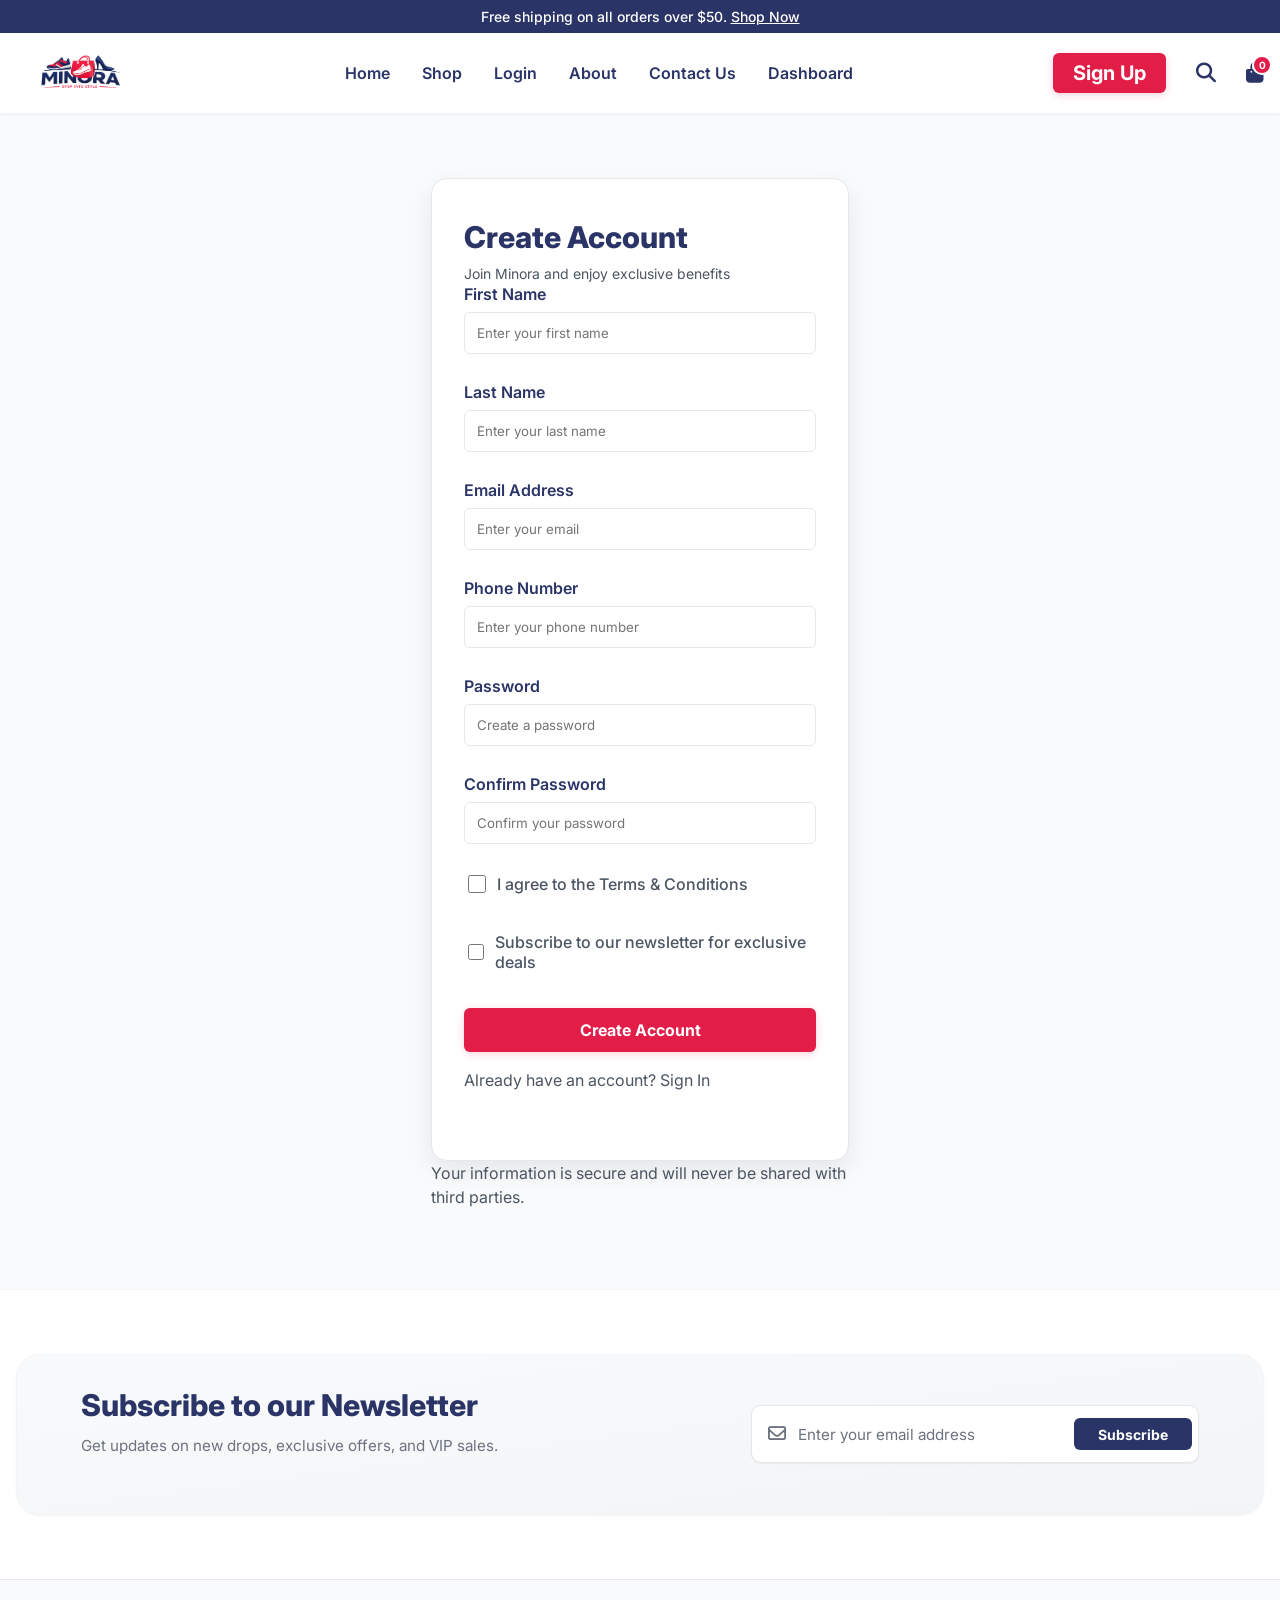
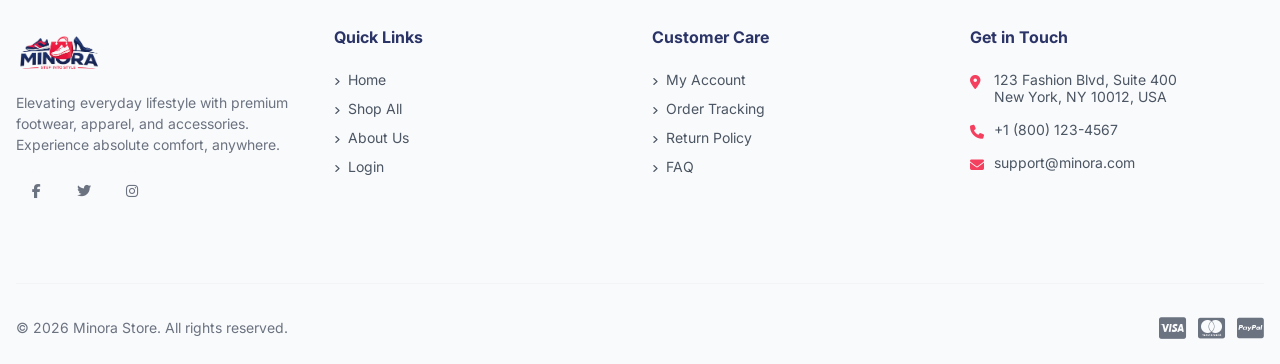
<file: pages/signup.html>
<!DOCTYPE html>
<html lang="en">
<head>
    <meta charset="UTF-8">
    <meta name="viewport" content="width=device-width, initial-scale=1.0">
    <meta name="description" content="Minora Sign Up Page. Create your account and join our community.">
    <title>Minora | Sign Up</title>
    <link rel="stylesheet" href="../cssFile/globalStyles.css">
    <link rel="stylesheet" href="https://cdnjs.cloudflare.com/ajax/libs/font-awesome/6.4.0/css/all.min.css">
</head>
<body>

    <!-- Top Promotion Bar -->
    <div class="promo-bar">
        Free shipping on all orders over $50. <a href="shop.html">Shop Now</a>
    </div>

    <!-- Navigation Header -->
    <header>
        <div class="container">
            <nav>
                <div class="nav-brand">
                    <a href="../index.html">
                        <img src="../sources/Minoralogo3 .png" alt="Minora Logo">
                    </a>
                </div>

                <div class="nav-menu">
                    <ul>
                        <li><a href="../index.html">Home</a></li>
                        <li><a href="shop.html">Shop</a></li>
                        <li><a href="login.html">Login</a></li>
                        <li><a href="about.html">About</a></li>
                        <li><a href="contactUs.html">Contact Us</a></li>
                        <li><a href="dashboard.html">Dashboard</a></li>
                    </ul>
                </div>

                <div class="nav-icons">
                    <a href="signup.html" class="nav-signup-btn">Sign Up</a>
                    <button id="search-toggle" aria-label="Search"><i class="fa-solid fa-magnifying-glass"></i></button>
                    <a href="cart.html" class="relative">
                        <i class="fa-solid fa-bag-shopping"></i>
                        <span class="cart-badge">3</span>
                    </a>
                    <button class="menu-toggle"><i class="fa-solid fa-bars"></i></button>
                </div>
            </nav>
        </div>
    </header>

    <!-- Sign Up Section -->
    <section id="signup-section" class="page-section">
        <div id="auth-wrapper-450">
            <!-- Sign Up Card -->
            <div id="signup-form-container">
                
                <!-- Header -->
                <div>
                    <h1>Create Account</h1>
                    <p>Join Minora and enjoy exclusive benefits</p>
                </div>

                <!-- Sign Up Form -->
                <form id="auth-form" action="#" method="POST">
                    
                    <!-- First Name Field -->
                    <div>
                        <label for="firstname">
                            First Name
                        </label>
                        <input 
                            type="text" 
                            id="firstname" 
                            name="firstname" 
                            placeholder="Enter your first name" 
                            required
                           
                        />
                    </div>

                    <!-- Last Name Field -->
                    <div>
                        <label for="lastname">
                            Last Name
                        </label>
                        <input 
                            type="text" 
                            id="lastname" 
                            name="lastname" 
                            placeholder="Enter your last name" 
                            required
                           
                        />
                    </div>

                    <!-- Email Field -->
                    <div>
                        <label for="email">
                            Email Address
                        </label>
                        <input 
                            type="email" 
                            id="email" 
                            name="email" 
                            placeholder="Enter your email" 
                            required
                           
                        />
                    </div>

                    <!-- Phone Number Field -->
                    <div>
                        <label for="phone">
                            Phone Number
                        </label>
                        <input 
                            type="tel" 
                            id="phone" 
                            name="phone" 
                            placeholder="Enter your phone number" 
                           
                        />
                    </div>

                    <!-- Password Field -->
                    <div>
                        <label for="password">
                            Password
                        </label>
                        <input 
                            type="password" 
                            id="password" 
                            name="password" 
                            placeholder="Create a password" 
                            required
                           
                        />
                    </div>

                    <!-- Confirm Password Field -->
                    <div>
                        <label for="confirm_password">
                            Confirm Password
                        </label>
                        <input 
                            type="password" 
                            id="confirm_password" 
                            name="confirm_password" 
                            placeholder="Confirm your password" 
                            required
                           
                        />
                    </div>

                    <!-- Terms Checkbox -->
                    <div>
                        <label>
                            <input 
                                type="checkbox" 
                                id="terms" 
                                name="terms" 
                                required
                               
                            />
                            I agree to the Terms & Conditions
                        </label>
                    </div>

                    <!-- Subscribe Checkbox -->
                    <div>
                        <label>
                            <input 
                                type="checkbox" 
                                id="subscribe" 
                                name="subscribe"
                               
                            />
                            Subscribe to our newsletter for exclusive deals
                        </label>
                    </div>

                    <!-- Submit Button -->
                    <button 
                        type="submit" 
                       
                    >
                        Create Account
                    </button>

                    <!-- Already have account -->
                    <div>
                        <p>
                            Already have an account? 
                            <a href="login.html">
                                Sign In
                            </a>
                        </p>
                    </div>

                </form>

            </div>

            <!-- Info Text -->
            <div>
                <p>
                    Your information is secure and will never be shared with third parties.
                </p>
            </div>

        </div>
    </section>

    <!-- Newsletter Section -->
    <section class="newsletter-section">
        <div class="container">
            <div class="newsletter-card">
                <div class="newsletter-text">
                    <h2>Subscribe to our Newsletter</h2>
                    <p >Get updates on new drops, exclusive offers, and VIP sales.</p>
                </div>
                <div class="newsletter-form-wrapper">
                    <form class="newsletter-form">
                        <i class="fa-regular fa-envelope"></i>
                        <input type="email" placeholder="Enter your email address" required>
                        <button type="submit">Subscribe</button>
                    </form>
                </div>
            </div>
        </div>
    </section>

    <!-- Footer -->
    <footer>
        <div class="container">
            <div class="footer-grid">
                <div class="footer-col">
                    <a href="#" >
                        <img src="../sources/Minoralogo3 .png" alt="Minora" >
                    </a>
                    <p>Elevating everyday lifestyle with premium footwear, apparel, and accessories. Experience absolute comfort, anywhere.</p>
                    <div class="footer-socials">
                        <a href="#" class="footer-social-btn"><i class="fa-brands fa-facebook-f"></i></a>
                        <a href="#" class="footer-social-btn"><i class="fa-brands fa-twitter"></i></a>
                        <a href="#" class="footer-social-btn"><i class="fa-brands fa-instagram"></i></a>
                    </div>
                </div>

                <div class="footer-col">
                    <h3>Quick Links</h3>
                    <ul>
                        <li><a href="../index.html"><i class="fa-solid fa-angle-right" ></i>Home</a></li>
                        <li><a href="shop.html"><i class="fa-solid fa-angle-right" ></i>Shop All</a></li>
                        <li><a href="about.html"><i class="fa-solid fa-angle-right" ></i>About Us</a></li>
                        <li><a href="login.html"><i class="fa-solid fa-angle-right" ></i>Login</a></li>
                    </ul>
                </div>

                <div class="footer-col">
                    <h3>Customer Care</h3>
                    <ul>
                        <li><a href="#"><i class="fa-solid fa-angle-right" ></i>My Account</a></li>
                        <li><a href="#"><i class="fa-solid fa-angle-right" ></i>Order Tracking</a></li>
                        <li><a href="#"><i class="fa-solid fa-angle-right" ></i>Return Policy</a></li>
                        <li><a href="#"><i class="fa-solid fa-angle-right" ></i>FAQ</a></li>
                    </ul>
                </div>

                <div class="footer-col">
                    <h3>Get in Touch</h3>
                    <ul >
                        <li >
                            <i class="fa-solid fa-location-dot" ></i>
                            123 Fashion Blvd, Suite 400<br>New York, NY 10012, USA
                        </li>
                        <li >
                            <i class="fa-solid fa-phone" ></i>
                            +1 (800) 123-4567
                        </li>
                        <li >
                            <i class="fa-solid fa-envelope" ></i>
                            support@minora.com
                        </li>
                    </ul>
                </div>
            </div>

            <div class="footer-bottom">
                <p >&copy; 2026 Minora Store. All rights reserved.</p>
                <div class="footer-payments">
                    <i class="fa-brands fa-cc-visa"></i>
                    <i class="fa-brands fa-cc-mastercard"></i>
                    <i class="fa-brands fa-cc-paypal"></i>
                </div>
            </div>
        </div>
    </footer>

    <!-- Search Overlay -->
    <div id="search-overlay" class="hidden">
        <div id="search-modal" class="form-container">
            <div class="flex justify-between items-center">
                <h2>Search Products</h2>
                <button id="search-close" aria-label="Close search"><i class="fa-solid fa-xmark"></i></button>
            </div>
            <div class="newsletter-form" id="search-keyword-wrap">
                <i class="fa-solid fa-magnifying-glass"></i>
                <input type="text" id="search-keyword" placeholder="Search by name or keyword...">
                <button type="button" id="search-submit-btn">Search</button>
            </div>
            <div class="hero-layout">
                <div class="hero-content">
                    <label>Category</label>
                    <div class="select-container">
                        <select id="filter-category">
                            <option value="">All Categories</option>
                            <option value="men">Men's Footwear</option>
                            <option value="women">Women's Footwear</option>
                            <option value="kids">Kids' Footwear</option>
                            <option value="accessories">Accessories</option>
                        </select>
                    </div>
                </div>
                <div class="hero-content">
                    <label>Sort By</label>
                    <div class="select-container">
                        <select id="filter-sort">
                            <option value="">Default</option>
                            <option value="price-asc">Price: Low to High</option>
                            <option value="price-desc">Price: High to Low</option>
                            <option value="name-asc">Name: A to Z</option>
                            <option value="name-desc">Name: Z to A</option>
                            <option value="rating">Top Rated</option>
                        </select>
                    </div>
                </div>
            </div>
            <div>
                <label>Price Range</label>
                <div class="hero-layout">
                    <div class="hero-content">
                        <input type="number" id="filter-price-min" placeholder="Min price e.g. 50">
                    </div>
                    <div class="hero-content">
                        <input type="number" id="filter-price-max" placeholder="Max price e.g. 200">
                    </div>
                </div>
            </div>
            <div class="hero-layout">
                <div class="hero-content">
                    <label>Min Rating</label>
                    <div class="select-container">
                        <select id="filter-rating">
                            <option value="">Any Rating</option>
                            <option value="4">4 Stars &amp; Above</option>
                            <option value="3">3 Stars &amp; Above</option>
                            <option value="2">2 Stars &amp; Above</option>
                        </select>
                    </div>
                </div>
                <div class="hero-content">
                    <label>Product Tag</label>
                    <div class="select-container">
                        <select id="filter-tag">
                            <option value="">All Tags</option>
                            <option value="HOT">HOT</option>
                            <option value="NEW">NEW</option>
                            <option value="SALE">SALE</option>
                        </select>
                    </div>
                </div>
            </div>
            <div class="hero-layout">
                <div class="hero-content">
                    <button class="primary-button" id="apply-filters-btn">
                        <i class="fa-solid fa-filter"></i> Apply Filters
                    </button>
                </div>
                <div class="hero-content">
                    <button class="primary-button" id="reset-filters-btn">
                        <i class="fa-solid fa-rotate-left"></i> Reset Filters
                    </button>
                </div>
            </div>
            <div id="search-results-area" class="hidden">
                <h3>Search Results</h3>
                <div id="search-results-count"></div>
                <div id="search-results-list" class="card-container"></div>
            </div>
        </div>
    </div>

    <script src="../jsFile/jsFunctions.js"></script>
</body>
</html>
</file>
<file: cssFile/globalStyles.css>
@import url('https://fonts.googleapis.com/css2?family=Inter:wght@400;600;700;800&display=swap');

/* =========================================================
   DESIGN SYSTEM
========================================================= */
:root {
  --brand-primary-color: #2B3467;
  --brand-secondary-color: #e11d48; /* rose-600 */
  --brand-third-color: #f43f5e; /* rose-500 */
  --brand-fourth-color: #fecdd3; /* rose-200 */
  --brand-accent-color: #fff1f2; /* rose-50 */

  --bg-main: #f9fafb; /* gray-50 */
  --bg-card: #ffffff;
  --bg-section: #f3f4f6; /* gray-100 */

  --text-primary-color: #1f2937; /* gray-800 */
  --text-secondary-color: #4b5563; /* gray-600 */
  --text-muted-color: #6b7280; /* gray-500 */
  --text-focus-color: #e11d48; /* rose-600 */
  --text-highlighted-color: #2B3467;

  --border-primary-color: #e5e7eb; /* gray-200 */
  --border-secondary-color: #f3f4f6; /* gray-100 */
  --border-muted-color: #d1d5db; /* gray-300 */
  --border-focus-color: #e11d48;
  --border-highlighted-color: #2B3467;

  --radius-sm: 6px;
  --radius-md: 10px;
  --radius-lg: 16px; /* 2xl border-radius */
  --radius-full: 9999px;

  --transition: 0.3s ease;
  --transition-slow: 0.5s ease;
}

/* =========================================================
   DARK MODE (OPTIONAL)
========================================================= */
[data-theme="dark"] {
  --bg-main: #111827; /* gray-900 */
  --bg-card: #1f2937; /* gray-800 */
  --bg-section: #374151; /* gray-700 */

  --text-primary-color: #f9fafb;
  --text-secondary-color: #d1d5db;
  --text-muted-color: #9ca3af;
  
  --border-primary-color: #4b5563;
  --border-secondary-color: #374151;
}

/* =========================================================
   GLOBAL BASE
========================================================= */
* {
    box-sizing: border-box;
}

body {
  margin: 0;
  font-family: 'Inter', sans-serif;
  background: var(--bg-main);
  color: var(--text-primary-color);
  -webkit-font-smoothing: antialiased;
  overflow-x: hidden;
}

a {
    text-decoration: none;
    color: inherit;
    transition: var(--transition);
}

ul {
    list-style: none;
    padding: 0;
    margin: 0;
}

img {
    max-width: 100%;
    height: auto;
}


.container {
    max-width: 1280px; /* 7xl */
    margin: 0 auto;
    padding: 0 16px;
}

.text-center { text-align: center; }
.relative { position: relative; }
.absolute { position: absolute; }
.hidden { display: none; }
.block { display: block; }
.flex { display: flex; }
.items-center { align-items: center; }
.justify-center { justify-content: center; }
.justify-between { justify-content: space-between; }


/* =========================================================
   GLOBAL BUTTON SYSTEM
   These properties will inherit in sub-classes like link-button, nav-button etc
========================================================= */
button {
   cursor: pointer;
   border: none;
   background: transparent;
   transition: var(--transition);
   font-family: inherit;
   font-size: 0.875rem;
   font-weight: 600;
   border-radius: var(--radius-sm);
   display: inline-flex;
   align-items: center;
   justify-content: center;
}

button:hover {
   opacity: 0.85;
}

/* =========================================================
   LINK BUTTON
========================================================= */
.link-button { 
  display: inline-flex;
  align-items: center;
  justify-content: center;
  font-weight: 700;
  background-color: var(--brand-secondary-color);
  color: #fff;
  border-radius: var(--radius-sm);
  transition: var(--transition);
  box-shadow: 0 10px 15px -3px rgba(0, 0, 0, 0.1);
}

.link-button:hover {
  background-color: #fff;
  color: var(--brand-third-color);
}

/* =========================================================
   Button Sizes / Styles
========================================================= */
.lg-button {
  padding: 16px 32px;
  font-size: 1.125rem;
}
.sm-button {
  padding: 8px 16px;
  font-size: 0.875rem;
  box-shadow: 0 1px 3px 0 rgba(0, 0, 0, 0.1);
}
.tiny-button {
  padding: 4px 8px;
  font-size: 10px;
}
.border-button {
  background: transparent;
  border: 1px solid var(--text-highlighted-color);
  color: var(--text-highlighted-color);
  box-shadow: none;
}
.border-button:hover {
   background: var(--text-highlighted-color);
   color: #fff;
}

.primary-button {
    width: 100%;
    background-color: var(--text-highlighted-color);
    color: #fff;
    padding: 8px 16px;
    border-radius: var(--radius-sm);
    font-weight: 700;
    font-size: 0.875rem;
    box-shadow: 0 1px 3px 0 rgba(0, 0, 0, 0.1);
    margin-top: 16px;
    gap: 2px;
}
.primary-button:hover {
    background-color: var(--brand-secondary-color);
}


/* =========================================================
  FORM & SELECT
========================================================= */
select {
    width: 100%;
    padding: 12px;
    border: 1px solid var(--border-primary-color);
    border-radius: var(--radius-sm);
    font-family: inherit;
    background-color: var(--bg-card);
    transition: var(--transition);
}

select:hover {
    border-color: var(--border-muted-color);
}

select:focus {
    outline: none;
    border-color: var(--brand-secondary-color);
    box-shadow: 0 0 0 2px var(--brand-fourth-color);
}

select:disabled {
    background-color: var(--bg-section);
    cursor: not-allowed;
}

.select-container {
    position: relative;
    width: 100%;
}

/* =========================================================
   FORM SYSTEM
========================================================= */
.form-container {
    max-width: 600px;
    margin: 0 auto;
    background: var(--bg-card);
    padding: 32px;
    border-radius: var(--radius-lg);
    box-shadow: 0 4px 6px -1px rgba(0, 0, 0, 0.1);
}

form div {
  margin-bottom: 12px;
}

label {
  display: block;
  font-weight: 600;
  margin-bottom: 8px;
  color: var(--text-highlighted-color);
}

input {
  width: 100%;
  padding: 12px;
  border: 1px solid var(--border-primary-color);
  border-radius: var(--radius-sm);
  font-family: inherit;
  transition: var(--transition);
}

input:focus {
    outline: none;
    border-color: var(--brand-secondary-color);
    box-shadow: 0 0 0 2px var(--brand-fourth-color);
}

form textarea {
  width: 100%;
  padding: 12px;
  border: 1px solid var(--border-primary-color);
  border-radius: var(--radius-sm);
  font-family: inherit;
  min-height: 120px;
  resize: vertical;
  transition: var(--transition);
}

form textarea:focus {
    outline: none;
    border-color: var(--brand-secondary-color);
    box-shadow: 0 0 0 2px var(--brand-fourth-color);
}

/* =========================================================
   NAV BUTTON
========================================================= */
nav button {
  cursor: pointer;
  background: transparent;
  border: none;
  font-family: inherit;
  transition: var(--transition);
  color: var(--brand-primary-color);
  font-size: 1.25rem;
  display: inline-flex;
  align-items: center;
  justify-content: center;
}

nav button:hover {
  color: var(--brand-third-color);
  opacity: 1;
}

nav a {
  text-decoration: none;
  color: inherit;
  transition: var(--transition);
}

nav a:hover {
  color: var(--brand-third-color);
}

/* =========================================================
   TYPOGRAPHY
========================================================= */
h1, h2, h3, h4 {
  margin-top: 0;
  margin-bottom: 16px;
  color: var(--text-highlighted-color);
  line-height: 1.2;
}

h1 { font-size: 3rem; font-weight: 800; }
h2 { font-size: 1.875rem; font-weight: 800; }
h3 { font-size: 1.125rem; font-weight: 700; }
h4 { font-size: 1rem; font-weight: 700; }

p {
  color: var(--text-secondary-color);
  margin-top: 0;
  margin-bottom: 16px;
  line-height: 1.5;
}

.highlight-text { color: var(--brand-secondary-color); }
.font-extrabold { font-weight: 800; }

/* =========================================================
   NAVBAR (RESPONSIVE + ROLE READY)
========================================================= */
nav {
  display: flex;
  align-items: center;
  height: 80px;
  justify-content: space-between;
}

/* Dropdown */
nav li {
  position: relative;
  list-style: none;
}

nav .dropdown-menu {
  display: none;
  position: absolute;
  top: 100%;
  left: 0;
  background: #fff;
  border: 1px solid var(--border-primary-color);
  border-radius: var(--radius-md);
  box-shadow: 0 4px 12px rgba(0,0,0,0.1);
  min-width: 160px;
  z-index: 200;
  padding: 8px 0;
}

nav .dropdown:hover .dropdown-menu {
  display: block;
}

nav .dropdown-menu a {
  display: block;
  padding: 10px 16px;
  color: var(--text-primary-color);
  font-weight: 500;
  border-bottom: none;
}

nav .dropdown-menu a:hover {
  background-color: var(--bg-section);
  color: var(--brand-secondary-color);
}

/* =========================================================
  NAVBAR & HEADER
========================================================= */
header {
    position: sticky;
    top: 0;
    z-index: 50;
    background-color: #ffffff;
    border-bottom: 1px solid var(--border-secondary-color);
    box-shadow: 0 1px 2px 0 rgba(0, 0, 0, 0.05);
    transition: var(--transition);
}

.promo-bar {
    background-color: var(--brand-primary-color);
    color: #fff;
    font-size: 0.875rem;
    text-align: center;
    padding: 8px 0;
    font-weight: 500;
}
.promo-bar a { text-decoration: underline; }
.promo-bar a:hover { color: var(--brand-third-color); }

/* Logo */
.nav-brand {
  height: 100%;
  display: flex;
  align-items: center;
}
.nav-brand img {
    height: 48px;
    width: 128px;
    object-fit: contain;
    transition: transform 0.3s ease;
}
.nav-brand:hover img {
    transform: scale(1.05);
}

/* Desktop Menu */
.nav-menu {
  display: flex;
  justify-content: center;
  align-items: center;
  flex: 1;
}

.nav-menu ul {
  display: flex;
  gap: 32px;
}

.nav-menu a {
  color: var(--brand-primary-color);
  font-weight: 600;
  padding-bottom: 4px;
  border-bottom: 3px solid transparent;
  transition: all 0.3s;
}

.nav-menu a:hover,
.nav-menu a.active {
  color: var(--brand-third-color);
  border-bottom-color: var(--brand-third-color);
}

/* Icons */
.nav-icons {
    display: flex;
    align-items: center;
    gap: 24px;
}
.nav-icons button, .nav-icons a {
    color: var(--brand-primary-color);
    font-size: 1.25rem;
}
.nav-icons button:hover, .nav-icons a:hover {
    color: var(--brand-third-color);
}

/* Sign Up Button */
.nav-signup-btn {
    display: inline-flex;
    align-items: center;
    justify-content: center;
    padding: 8px 20px;
    background-color: var(--brand-secondary-color);
    color: #fff !important;
    font-weight: 700;
    font-size: 0.875rem;
    border-radius: var(--radius-sm);
    text-decoration: none;
    transition: all var(--transition);
    box-shadow: 0 2px 8px rgba(225, 29, 72, 0.2);
    white-space: nowrap;
}

@media (max-width: 1024px) {
    .nav-signup-btn {
        padding: 8px 16px;
        font-size: 0.8rem;
    }
}

@media (max-width: 768px) {
    .nav-signup-btn {
        padding: 6px 12px;
        font-size: 0.7rem;
    }
}

@media (max-width: 640px) {
    .nav-signup-btn {
        padding: 5px 10px;
        font-size: 0.65rem;
    }
}

.nav-signup-btn:hover {
    background-color: var(--brand-third-color);
    color: #fff !important;
    transform: translateY(-2px);
    box-shadow: 0 4px 12px rgba(225, 29, 72, 0.3);
}
.cart-badge {
    position: absolute;
    top: -6px;
    right: -8px;
    background-color: var(--brand-secondary-color);
    color: #fff;
    font-size: 10px;
    font-weight: 700;
    height: 20px;
    width: 20px;
    border-radius: var(--radius-full);
    display: flex;
    align-items: center;
    justify-content: center;
    border: 2px solid #fff;
}

/* =========================================================
   HAMBURGER BUTTON in navbar
========================================================= */
.menu-toggle {
  display: none;
  font-size: 1.5rem;
  color: var(--brand-primary-color);
  background: transparent;
  border: none;
  cursor: pointer;
  padding: 4px;
}

/* =========================================================
   MOBILE NAVBAR
========================================================= */
@media (max-width: 768px) {
  .menu-toggle {
    display: block;
    margin-left: 16px;
    transition: all 0.3s ease;
  }

  .menu-toggle.active {
    color: var(--brand-third-color);
  }

  .nav-menu {
    display: none;
    position: absolute;
    top: 80px;
    left: 0;
    right: 0;
    background: #fff;
    border-top: 2px solid var(--brand-secondary-color);
    box-shadow: 0 10px 30px rgba(0,0,0,0.15);
    z-index: 100;
    padding: 0;
    max-height: 0;
    opacity: 0;
    overflow: hidden;
    transition: all 0.4s cubic-bezier(0.4, 0, 0.2, 1);
  }

  .nav-menu.open {
    display: flex;
    flex-direction: column;
    max-height: 400px;
    opacity: 1;
    padding: 16px 0;
  }

  .nav-menu ul {
    flex-direction: column;
    gap: 0;
    width: 100%;
  }

  .nav-menu ul li {
    width: 100%;
    opacity: 0;
    transform: translateX(-20px);
    animation: slideInLeft 0.3s ease forwards;
  }

  .nav-menu ul li:nth-child(1) { animation-delay: 0.05s; }
  .nav-menu ul li:nth-child(2) { animation-delay: 0.1s; }
  .nav-menu ul li:nth-child(3) { animation-delay: 0.15s; }
  .nav-menu ul li:nth-child(4) { animation-delay: 0.2s; }
  .nav-menu ul li:nth-child(5) { animation-delay: 0.25s; }

  .nav-menu ul li a {
    display: block;
    padding: 12px 24px;
    border-bottom: 1px solid var(--border-secondary-color);
    transition: all 0.3s ease;
    font-weight: 600;
    color: var(--brand-primary-color);
  }

  .nav-menu ul li a:hover {
    background-color: var(--brand-accent-color);
    color: var(--brand-secondary-color);
    padding-left: 32px;
    border-bottom-color: var(--brand-secondary-color);
  }

  .nav-menu ul li a.active {
    background-color: var(--brand-fourth-color);
    color: var(--brand-secondary-color);
    border-left: 4px solid var(--brand-secondary-color);
    padding-left: 20px;
  }

  /* Disable hover dropdown on mobile */
  nav .dropdown:hover .dropdown-menu {
    display: none;
  }
  nav .dropdown-menu {
    position: static;
    box-shadow: none;
  }
}

@keyframes slideInLeft {
  to {
    opacity: 1;
    transform: translateX(0);
  }
}

/* =========================================================
   PAGE CONTENT (HERO / SECTION)
========================================================= */
.page-section {
  padding: 64px 0;
  background-color: var(--bg-main);
  border-bottom: 1px solid var(--border-secondary-color);
}
.page-section-alt {
    background-color: var(--bg-section);
    min-height: 200px;
    padding: 64px 0;
    text-align: center;
    display: flex;
    flex-direction: column;
    align-items: center;
    justify-content: center;
}

.hero-layout {
    display: flex;
    align-items: center;
    flex-wrap: wrap;
    gap: 56px;
}
.hero-content {
    flex: 1 1 50%;
    min-width: 300px;
    padding-right: 32px;
}
.hero-content h2 {
    color: var(--brand-secondary-color);
    margin-bottom: 20px;
}
.hero-content p {
    color: var(--text-secondary-color);
    line-height: 1.8;
}
.hero-image {
    flex: 1 1 50%;
    display: flex;
    justify-content: center;
    min-width: 300px;
}
.hero-image img {
    width: 100%;
    border-radius: var(--radius-lg);
    object-fit: cover;
    max-height: 300px;
}
.hero-badge {
    display: inline-block;
    padding: 4px 12px;
    border-radius: var(--radius-full);
    background-color: var(--brand-fourth-color);
    color: var(--brand-secondary-color);
    font-size: 0.875rem;
    font-weight: 700;
    text-transform: uppercase;
    margin-bottom: 16px;
}


/* =========================================================
   CARD SYSTEM
========================================================= */
.card-container {
  display: flex;              
  flex-wrap: wrap;            
  justify-content: center;    
  margin: 0 -12px;
}

/* User wants: "Use only flex system. don't use grid system. Card should be center aligned horizontally" */
.card-wrapper {
    flex: 0 0 25%;
    max-width: 25%;
    padding: 0 12px;
    margin-bottom: 32px;
    display: flex;
    justify-content: center;
}
@media (max-width: 1024px) { .card-wrapper { flex: 0 0 50%; max-width: 50%; } }
@media (max-width: 640px) { .card-wrapper { flex: 0 0 100%; max-width: 100%; } }

.card {
  display: flex;             
  flex-direction: column;      
  width: 100%;
  height: 320px;
  background-color: var(--bg-main);
  border-radius: var(--radius-lg);
  border: 1px solid var(--border-primary-color);
  box-shadow: 0 4px 6px -1px rgba(0, 0, 0, 0.1);
  overflow: hidden;
  transition: all 0.3s ease;
}

.card:hover {
  box-shadow: 0 20px 25px -5px rgba(0, 0, 0, 0.1), 0 8px 10px -6px rgba(0, 0, 0, 0.1);
}

.card-image-box {
    height: 150px;
    padding: 16px;
    background-color: var(--bg-card);
    border-bottom: 1px solid var(--border-secondary-color);
    display: flex;
    align-items: center;
    justify-content: center;
    position: relative;
}

.card-image-box img {
  width: 100%;
  height: 100%;
  object-fit: contain;
  mix-blend-mode: multiply;
  transition: transform 0.3s;
}

.card:hover .card-image-box img {
    transform: scale(1.05);
}

.card-badge {
    position: absolute;
    top: 8px;
    left: 8px;
    background-color: #1f2937;
    color: #fff;
    font-size: 10px;
    font-weight: 700;
    padding: 4px 8px;
    border-radius: 4px;
}

.card-action {
    position: absolute;
    top: 8px;
    right: 8px;
    width: 32px;
    height: 32px;
    border-radius: var(--radius-full);
    background-color: #fff;
    color: var(--text-muted-color);
    box-shadow: 0 1px 3px 0 rgba(0, 0, 0, 0.1);
    display: flex;
    align-items: center;
    justify-content: center;
    opacity: 0;
}
.card:hover .card-action { opacity: 1; }
.card-action:hover { color: var(--brand-secondary-color); }

.card-content {
    padding: 16px;
    display: flex;
    flex-direction: column;
    flex: 1;
}

.card-title {
    font-size: 1.125rem;
    font-weight: 700;
    color: var(--brand-primary-color);
    margin-bottom: 4px;
    white-space: nowrap;
    overflow: hidden;
    text-overflow: ellipsis;
}
.card-desc {
    font-size: 0.875rem;
    color: var(--text-muted-color);
    margin: 0;
}
.card-price {
    font-size: 1.125rem;
    font-weight: 800;
    color: var(--brand-secondary-color);
}
.card-meta {
    display: flex;
    justify-content: space-between;
    align-items: flex-end;
    margin-bottom: auto;
}

/* Category cards */
.category-card {
    display: block;
    border-radius: var(--radius-lg);
    overflow: hidden;
    position: relative;
    height: 320px;
    width: 100%;
}
.category-card img {
    width: 100%;
    height: 100%;
    object-fit: cover;
    transition: transform 0.5s;
}
.category-card:hover img { transform: scale(1.05); }
.category-overlay {
    position: absolute;
    inset: 0;
    background-color: rgba(0,0,0,0.2);
}
.category-title {
    position: absolute;
    bottom: 24px;
    left: 24px;
    color: #fff;
    font-size: 1.875rem;
    font-weight: 700;
    margin: 0;
}

/* =========================================================
   TABLE SYSTEM
========================================================= */
.table-container {
  width: 100%;
  overflow-x: auto;
  margin-top: 20px;
  background: var(--bg-card);
  border-radius: var(--radius-md);
  box-shadow: 0 1px 3px 0 rgba(0,0,0,0.1);
}

table {
  width: 100%;
  border-collapse: collapse;
  border-radius: var(--radius-md);
  overflow: hidden;
  text-align: left;
}

table thead {
  background-color: var(--brand-primary-color);
  color: #fff;
}

table th {
  padding: 16px;
  font-weight: 600;
}

table td {
  padding: 16px;
  border-bottom: 1px solid var(--border-secondary-color);
  color: var(--text-secondary-color);
}

table tbody tr:nth-child(odd) {
  background-color: var(--bg-card);
}

table tbody tr:nth-child(even) {
  background-color: var(--bg-section);
}

table tbody tr:hover {
  background-color: var(--brand-fourth-color);
  color: var(--brand-primary-color);
}

table tbody tr:last-child td {
  border-bottom: none;
}

/* Optional compact table */
.table-compact th,
.table-compact td {
  padding: 8px 12px;
  font-size: 0.875rem;
}

/* Optional bordered table */
.table-bordered th,
.table-bordered td {
  border: 1px solid var(--border-muted-color);
}

/* Optional striped stronger */
.table-striped tbody tr:nth-child(even) {
  background-color: var(--brand-accent-color);
}

/* Cell content handling */
td {
  white-space: nowrap;
  overflow: hidden;
  text-overflow: ellipsis;
  max-width: 240px;
}

/* Empty state row */
.table-empty {
  text-align: center;
  padding: 32px;
  color: var(--text-muted-color);
  font-style: italic;
}

.table-row-selected {
  background-color: var(--brand-fourth-color) !important;
  color: var(--brand-primary-color);
  font-weight: 600;
}

/* =========================================================
   FOOTER SYSTEM
========================================================= */
footer {
  background-color: var(--bg-main);
  padding: 48px 0 24px 0;
  border-top: 1px solid var(--border-primary-color);
}
.footer-container {
  display: flex;
  flex-wrap: wrap;
  gap: 32px;
}
.footer-column {
  flex: 1 1 200px;
}

footer a {
 color: var(--text-secondary-color);
 font-size: 0.875rem;
 display: block;
 margin-bottom: 12px;
}

footer a:hover {
  color: var(--brand-secondary-color);
}
footer p {
  color: var(--text-muted-color);
  font-size: 0.875rem;
}
footer h3 {
    margin-bottom: 24px;
    font-size: 1rem;
}

footer h1 {
    font-size: 1.5rem;
    font-weight: 800;
    color: var(--text-highlighted-color);
    margin-bottom: 16px;
}

footer h2 {
    font-size: 1.25rem;
    font-weight: 700;
    color: var(--text-highlighted-color);
    margin-bottom: 16px;
}

/* Feature Strip */
.feature-box {
    display: flex;
    align-items: center;
    background: #fff;
    border-radius: 40px;
    padding: 24px 40px;
    box-shadow: 0 20px 25px -5px rgba(0,0,0,0.1);
    justify-content: space-between;
    flex-wrap: wrap;
}
.feature-item {
    display: flex;
    align-items: center;
    gap: 16px;
}
.feature-icon {
    width: 48px;
    height: 48px;
    border-radius: var(--radius-full);
    background-color: var(--brand-accent-color);
    color: var(--brand-secondary-color);
    display: flex;
    align-items: center;
    justify-content: center;
    font-size: 1.25rem;
}
.feature-text h4 { margin: 0; color: var(--brand-primary-color); }
.feature-text p { margin: 0; font-size: 0.875rem; }

/* Promotional Banner */
.promo-banner {
    background-color: var(--brand-primary-color);
    padding: 80px 16px;
    text-align: center;
    color: #fff;
}
.promo-banner h2 { color: #fff; font-size: 3rem; margin-bottom: 16px; }
.promo-banner p { color: #bfdbfe; font-size: 1.5rem; margin-bottom: 32px; }

/* Horizontal Slider */
.slider-container {
    display: flex;
    overflow-x: auto;
    scroll-behavior: smooth;
    gap: 24px;
    padding-bottom: 24px;
    -ms-overflow-style: none; 
    scrollbar-width: none;
}
.slider-container::-webkit-scrollbar { display: none; }
.slider-container .card-wrapper {
    flex: 0 0 256px;
    max-width: 256px;
    padding: 0;
    margin: 0;
}

/* Category Grid to flex */
.category-row {
    display: flex;
    flex-wrap: wrap;
    margin: -12px;
}
.category-col {
    flex: 0 0 50%;
    max-width: 50%;
    padding: 12px;
}
@media (max-width: 640px) { .category-col { flex: 0 0 100%; max-width: 100%; } }


/* =========================================================
   HERO / CUSTOM MARGIN ALIGNMENTS
========================================================= */
.hero-wrapper {
    display: flex;
    flex-wrap: wrap;
    align-items: center;
    position: relative;
    z-index: 10;
}
.hero-text-block {
    flex: 1 1 50%;
    min-width: 300px;
    padding-right: 32px;
}
.hero-image-block {
    flex: 1 1 50%;
    min-width: 300px;
    display: flex;
    justify-content: center;
    position: relative;
    margin-top: 48px;
}
.hero-img {
    width: 100%;
    max-width: 28rem;
    object-fit: contain;
    filter: drop-shadow(0 25px 25px rgba(0, 0, 0, 0.15));
    transition: transform 0.5s ease-out;
    animation: bounce 5s infinite;
}
.hero-img:hover {
    transform: scale(1.05);
}

@keyframes bounce {
    0%, 100% {
        transform: translateY(-5%);
        animation-timing-function: cubic-bezier(0.8, 0, 1, 1);
    }
    50% {
        transform: none;
        animation-timing-function: cubic-bezier(0, 0, 0.2, 1);
    }
}

.hero-buttons {
    padding-top: 16px;
    display: flex;
    flex-wrap: wrap;
    gap: 16px;
}

/* Combined: link-button + lg-button + border-button — keeps max 2 classes on element */
.explore-btn {
    display: inline-flex;
    align-items: center;
    justify-content: center;
    font-weight: 700;
    border-radius: var(--radius-sm);
    transition: var(--transition);
    padding: 16px 32px;
    font-size: 1.125rem;
    background-color: #fff;
    border: 1px solid var(--border-primary-color);
    color: var(--text-highlighted-color);
    box-shadow: none;
    cursor: pointer;
    font-family: inherit;
}
.explore-btn:hover {
    background: var(--text-highlighted-color);
    color: #fff;
}

#auth-social-btns {
    gap: 16px;
}

#auth-social-btns > button {
    flex: 1 1 0;
    min-width: 0;
}

/* =========================================================
   NEWSLETTER SYSTEM
========================================================= */
.newsletter-section {
    padding: 64px 0;
    background-color: #ffffff;
}

.newsletter-card {
    background: linear-gradient(to bottom right, #f9fafb, #f3f4f6);
    border-radius: 24px;
    padding: 32px 64px;
    display: flex;
    flex-wrap: wrap;
    align-items: center;
    box-shadow: 0 1px 2px 0 rgba(0, 0, 0, 0.05);
    border: 1px solid var(--border-secondary-color);
}

@media (max-width: 1024px) {
    .newsletter-card {
        padding: 32px 48px;
    }
}

@media (max-width: 768px) {
    .newsletter-card {
        padding: 24px;
        flex-direction: column;
    }
}

@media (max-width: 640px) {
    .newsletter-card {
        padding: 20px 16px;
    }
}

.newsletter-text {
    flex: 1 1 50%;
    min-width: 300px;
    margin-bottom: 24px;
}

.newsletter-text h2 {
    font-size: 1.875rem;
    margin: 0 0 12px 0;
}

.newsletter-text p {
    margin: 0;
    font-size: 0.95rem;
}

@media (max-width: 768px) {
    .newsletter-text {
        flex: 1 1 100%;
        min-width: unset;
        margin-bottom: 20px;
        text-align: center;
    }

    .newsletter-text h2 {
        font-size: 1.5rem;
    }

    .newsletter-text p {
        font-size: 0.875rem;
    }
}

@media (max-width: 640px) {
    .newsletter-text {
        margin-bottom: 16px;
    }

    .newsletter-text h2 {
        font-size: 1.25rem;
    }
}

.newsletter-form-wrapper {
    flex: 1 1 50%;
    min-width: 300px;
    display: flex;
    justify-content: flex-end;
}

@media (max-width: 768px) {
    .newsletter-form-wrapper {
        flex: 1 1 100%;
        min-width: unset;
        justify-content: center;
    }
}

.newsletter-form {
    display: inline-flex;
    position: relative;
    background-color: #ffffff;
    border-radius: var(--radius-md);
    padding: 6px;
    box-shadow: 0 1px 2px 0 rgba(0, 0, 0, 0.05);
    border: 1px solid var(--border-primary-color);
    width: 100%;
    max-width: 28rem;
}

@media (max-width: 640px) {
    .newsletter-form {
        max-width: 100%;
        padding: 4px;
    }
}

.newsletter-form input {
    border: none;
    padding-left: 40px;
    padding-right: 120px;
    width: 100%;
    font-size: 1rem;
    height: 44px;
}

.newsletter-form input::placeholder {
    color: var(--text-muted-color);
    font-size: 0.95rem;
}

@media (max-width: 640px) {
    .newsletter-form input {
        padding-left: 36px;
        padding-right: 90px;
        height: 40px;
        font-size: 0.9rem;
    }

    .newsletter-form input::placeholder {
        font-size: 0.8rem;
    }
}

.newsletter-form input:focus {
    box-shadow: none;
    outline: none;
}

.newsletter-form i {
    position: absolute;
    left: 16px;
    top: 50%;
    transform: translateY(-50%);
    color: var(--text-muted-color);
    font-size: 1.125rem;
    pointer-events: none;
}

@media (max-width: 640px) {
    .newsletter-form i {
        left: 12px;
        font-size: 1rem;
    }
}

.newsletter-form button {
    position: absolute;
    right: 6px;
    top: 50%;
    transform: translateY(-50%);
    background-color: var(--brand-primary-color);
    color: #ffffff;
    padding: 0 24px;
    border-radius: var(--radius-sm);
    font-weight: 700;
    border: none;
    cursor: pointer;
    height: 32px;
    white-space: nowrap;
    transition: var(--transition);
}

@media (max-width: 768px) {
    .newsletter-form button {
        padding: 0 16px;
        font-size: 0.9rem;
    }
}

@media (max-width: 640px) {
    .newsletter-form button {
        padding: 0 12px;
        font-size: 0.8rem;
        height: 28px;
    }
}

.newsletter-form button:hover {
    background-color: var(--brand-third-color);
}

/* =========================================================
   FEATURES ROW RESPONSIVE
========================================================= */
.features-row {
    display: flex;
    gap: 24px;
    text-align: center;
    justify-content: space-between;
    flex-wrap: nowrap;
}

@media (max-width: 1024px) {
    .features-row {
        gap: 16px;
    }
}

@media (max-width: 768px) {
    .features-row {
        gap: 12px;
    }
}

@media (max-width: 640px) {
    .features-row {
        gap: 8px;
        margin-top: 20px !important;
    }
}

.feature-item-box {
    flex: 1 1 auto;
    min-width: 0;
}

@media (max-width: 640px) {
    .feature-item-box i {
        font-size: 1.5rem !important;
    }

    .feature-item-box h4 {
        font-size: 0.75rem !important;
        margin-bottom: 2px !important;
    }

    .feature-item-box p {
        font-size: 0.65rem !important;
    }
}

/* =========================================================
   ORDER SUMMARY RESPONSIVE
========================================================= */
.order-summary-wrapper {
    flex: 0 0 420px;
    min-width: 320px;
}

@media (max-width: 1024px) {
    .order-summary-wrapper {
        flex: 0 0 400px;
        min-width: 300px;
    }
}

@media (max-width: 768px) {
    .order-summary-wrapper {
        flex: 0 0 100%;
        min-width: unset;
        margin-top: 24px;
    }
}

.order-summary-card {
    background: var(--bg-card);
    border: 1px solid var(--border-primary-color);
    border-radius: var(--radius-lg);
    padding: 32px;
}

@media (max-width: 768px) {
    .order-summary-card {
        padding: 24px;
    }
}

@media (max-width: 640px) {
    .order-summary-card {
        padding: 20px 16px;
    }
}

.order-summary-title {
    margin-top: 0;
    margin-bottom: 24px;
    font-size: 1.5rem;
    font-weight: 800;
    color: var(--brand-primary-color);
}

@media (max-width: 768px) {
    .order-summary-title {
        font-size: 1.25rem;
    }
}

@media (max-width: 640px) {
    .order-summary-title {
        font-size: 1.125rem;
        margin-bottom: 16px;
    }
}

.summary-row {
    display: flex;
    justify-content: space-between;
    align-items: center;
    padding: 18px 0;
    border-bottom: 1px solid var(--border-secondary-color);
}

.summary-row span:first-child {
    color: var(--text-secondary-color);
    font-size: 1rem;
}

.summary-row span:last-child {
    font-weight: 700;
    font-size: 1rem;
    color: var(--text-primary-color);
}

@media (max-width: 768px) {
    .summary-row {
        padding: 16px 0;
    }

    .summary-row span:first-child {
        font-size: 0.95rem;
    }

    .summary-row span:last-child {
        font-size: 0.95rem;
    }
}

@media (max-width: 640px) {
    .summary-row {
        padding: 12px 0;
    }

    .summary-row span:first-child {
        font-size: 0.875rem;
    }

    .summary-row span:last-child {
        font-size: 0.875rem;
    }
}

.summary-total-row {
    display: flex;
    justify-content: space-between;
    align-items: center;
    padding: 20px 0 24px;
}

.summary-total-row span:first-child {
    font-size: 1.25rem;
    font-weight: 800;
    color: var(--brand-primary-color);
}

.summary-total-row span:last-child {
    font-size: 1.5rem;
    font-weight: 800;
    color: var(--brand-secondary-color);
}

@media (max-width: 768px) {
    .summary-total-row {
        padding: 16px 0 20px;
    }

    .summary-total-row span:first-child {
        font-size: 1.125rem;
    }

    .summary-total-row span:last-child {
        font-size: 1.25rem;
    }
}

@media (max-width: 640px) {
    .summary-total-row {
        padding: 12px 0 16px;
    }

    .summary-total-row span:first-child {
        font-size: 1rem;
    }

    .summary-total-row span:last-child {
        font-size: 1.125rem;
    }
}

/* =========================================================
   FOOTER (FLEX REWRITE)
========================================================= */
.footer-grid {
    display: flex;
    flex-wrap: wrap;
    margin: -12px;
    margin-bottom: 48px;
}

.footer-col {
    padding: 12px;
    flex: 1 1 25%;
    min-width: 200px;
}

.footer-socials {
    display: flex;
    gap: 8px;
    margin-top: 8px;
}

.footer-social-btn {
    width: 40px;
    height: 40px;
    border-radius: var(--radius-full);
    background-color: var(--bg-main);
    display: flex;
    align-items: center;
    justify-content: center;
    color: var(--text-muted-color);
}
.footer-social-btn:hover {
    background-color: var(--brand-third-color);
    color: #ffffff;
}

.footer-bottom {
    display: flex;
    flex-wrap: wrap;
    justify-content: space-between;
    align-items: center;
    border-top: 1px solid var(--border-secondary-color);
    padding-top: 32px;
}

.footer-payments {
    display: flex;
    gap: 12px;
    font-size: 1.5rem;
    color: var(--text-muted-color);
}
.footer-payments i:hover {
    color: var(--brand-primary-color);
}

#contact-submit-btn {
    width: 100%;
    margin-top: 8px;
}

/* Auth Form Styles */
#auth-form {
    display: flex;
    flex-direction: column;
    gap: 16px;
}
#auth-form-options {
    display: flex;
    align-items: center;
    justify-content: space-between;
    font-size: 0.875rem;
}
#auth-form-options label {
    display: flex;
    align-items: center;
    gap: 6px;
    cursor: pointer;
    color: var(--text-secondary-color);
}
#auth-form-options a {
    color: var(--brand-secondary-color);
    text-decoration: none;
    font-weight: 600;
}
#auth-divider {
    display: flex;
    align-items: center;
    gap: 12px;
    margin: 24px 0;
    color: var(--text-muted-color);
    font-size: 0.875rem;
}
#auth-divider span:nth-child(odd) {
    flex: 1;
    height: 1px;
    background: var(--border-primary-color);
}
#auth-socials {
    display: flex;
    gap: 12px;
    justify-content: space-between;
    margin-bottom: 24px;
}
#auth-socials button {
    width: 50%;
}
#auth-footer {
    text-align: center;
    padding-top: 16px;
    border-top: 1px solid var(--border-secondary-color);
}
#auth-footer p {
    color: var(--text-secondary-color);
    font-size: 0.875rem;
    margin: 0;
}
#auth-footer a {
    color: var(--brand-secondary-color);
    font-weight: 700;
    text-decoration: none;
}
input[type="checkbox"] {
    width: 18px;
    height: 18px;
    cursor: pointer;
    accent-color: var(--brand-secondary-color);
}
label:has(input[type="checkbox"]) {
    display: flex;
    align-items: center;
    font-weight: 500;
    color: var(--text-secondary-color);
    gap: 8px;
    cursor: pointer;
}

#auth-wrapper-450 {
    width: 100%;
    max-width: 450px;
    margin: 0 auto;
    padding: 0 16px;
}
#auth-wrapper-400 {
    width: 100%;
    max-width: 400px;
    margin: 0 auto;
    padding: 0 16px;
}

/* Cart Page Styles */
#cart-page-table-wrapper {
    overflow-x: auto;
    margin-bottom: 48px;
}
#cart-table {
    width: 100%;
    border-collapse: collapse;
    background: transparent;
    border-radius: var(--radius-lg);
    overflow: hidden;
}
#cart-table-header {
    border-bottom: 2px solid var(--border-primary-color);
}
#cart-table-header th {
    padding: 18px 20px;
    text-align: left;
    font-size: 0.72rem;
    font-weight: 700;
    letter-spacing: 0.1em;
    color: #fff;
    text-transform: uppercase;
}
#cart-table-header th:nth-child(4),
#cart-table-header th:nth-child(5),
#cart-table-header th:nth-child(6) {
    text-align: center;
}
#empty-cart-message {
    text-align: center;
    padding: 64px 32px;
}
#empty-cart-message i {
    font-size: 4rem;
    color: var(--text-muted-color);
    margin-bottom: 16px;
}
#empty-cart-message h3 {
    color: var(--text-primary-color);
}
#empty-cart-message p {
    color: var(--text-muted-color);
    margin-bottom: 24px;
}
#cart-bottom-row {
    display: flex;
    gap: 32px;
    flex-wrap: wrap;
    justify-content: space-between;
    align-items: flex-start;
}
#cart-left-col {
    flex: 1;
    min-width: 280px;
    display: flex;
    flex-direction: column;
    gap: 24px;
}
#continue-shopping-btn {
    display: inline-flex;
    align-items: center;
    gap: 8px;
    padding: 12px 24px;
    background: var(--bg-section);
    color: var(--text-highlighted-color);
    border: 1px solid var(--border-primary-color);
    border-radius: var(--radius-sm);
    font-weight: 600;
    text-decoration: none;
    transition: all var(--transition);
    width: fit-content;
}
#coupon-wrapper {
    background: var(--bg-card);
    border: 1px solid var(--border-primary-color);
    border-radius: var(--radius-lg);
    padding: 28px 32px;
}
#coupon-wrapper h3 {
    margin: 0 0 20px 0;
    font-size: 1.25rem;
    font-weight: 800;
    color: var(--brand-secondary-color);
}
#coupon-input-group {
    display: flex;
    border-radius: var(--radius-md);
    overflow: hidden;
    border: 1px solid var(--border-primary-color);
    background: var(--bg-section);
}
#coupon-input-group input {
    flex: 1;
    padding: 16px 20px;
    border: none;
    background: transparent;
    font-size: 0.95rem;
    color: var(--text-primary-color);
    outline: none;
}
#coupon-input-group button {
    padding: 16px 28px;
    background: var(--brand-secondary-color);
    color: #fff;
    border: none;
    cursor: pointer;
    font-size: 1rem;
    font-weight: 700;
    transition: opacity 0.2s;
    white-space: nowrap;
}
#coupon-input-group button:hover {
    opacity: 0.85;
}
#coupon-msg {
    margin: 10px 0 0;
    font-size: 0.85rem;
}
#checkout-btn {
    margin-top: 0;
    width: 100%;
    padding: 16px;
    font-size: 1rem;
    font-weight: 700;
    border-radius: var(--radius-md);
}

/* =========================================================
   MIGRATED INLINE STYLES
========================================================= */

/* Hero Section */
#hero-section {
    background: linear-gradient(to right, #f3f4f6, #e5e7eb);
    padding: 64px 0;
    overflow: hidden;
}
.hero-text-block h1 {
    font-size: 4rem;
    color: var(--brand-primary-color);
    font-weight: 800;
    line-height: 1.1;
    margin-bottom: 24px;
}
.hero-text-block h1 span {
    background-image: linear-gradient(to right, var(--brand-third-color), var(--brand-secondary-color));
    -webkit-background-clip: text;
    -webkit-text-fill-color: transparent;
    color: transparent;
}
.hero-text-block > p {
    font-size: 1.125rem;
    max-width: 32rem;
}
.link-button i, .hero-buttons i {
    margin-left: 8px;
}

/* Page Section Common */
.page-section > .container > .text-center:first-child {
    margin-bottom: 48px;
}
.page-section > .container > .text-center:first-child > div {
    width: 96px;
    height: 6px;
    background-color: var(--brand-third-color);
    margin: 16px auto;
    border-radius: var(--radius-full);
}
.page-section > .container > .text-center:first-child > p {
    color: var(--text-muted-color);
    margin-bottom: 24px;
}
.page-section > .container > .text-center:first-child > a {
    color: var(--brand-secondary-color);
    font-weight: 800;
    display: inline-block;
}
.page-section > .container > .text-center:last-child {
    margin-top: 40px;
    margin-bottom: 0;
}
.page-section > .container > .text-center:last-child a {
    color: var(--brand-primary-color);
    font-weight: bold;
    border-bottom: 2px solid;
    padding-bottom: 4px;
}

/* Card */
.card > div:first-child {
    position: relative;
    overflow: hidden;
}
.card-meta > div > div {
    color: #eab308;
    font-size: 10px;
    margin-top: 4px;
}
.card-meta > div > div span {
    color: var(--text-muted-color);
}

/* Promo Banner */
#promo-banner h2 {
    font-size: 2.25rem;
    margin-bottom: 16px;
}
#promo-banner p {
    color: #bfdbfe;
    font-size: 1.5rem;
    max-width: 48rem;
    margin: 0 auto 32px auto;
}
#promo-banner p span {
    color: var(--brand-third-color);
    font-weight: 800;
}

/* Features */
#features-section {
    margin-top: -32px;
    z-index: 20;
}

/* Footer Additional */
.footer-col > a {
    display: block;
    margin-bottom: 16px;
    height: 48px;
}
.footer-col > a > img {
    height: 48px;
    object-fit: contain;
}
.footer-col ul li a i {
    font-size: 10px;
    margin-right: 8px;
}
.footer-col:last-child ul {
    color: var(--text-secondary-color);
    font-size: 0.875rem;
}
.footer-col:last-child li {
    margin-bottom: 16px;
    position: relative;
    padding-left: 24px;
}
.footer-col:last-child li i {
    color: var(--brand-third-color);
    position: absolute;
    left: 0;
    top: 4px;
}
.footer-bottom p {
    margin: 0;
}

/* Newsletter Additional */
.newsletter-text p {
    color: var(--text-muted-color);
}

/* About Table */
#global-stores-table {
    background: transparent;
    box-shadow: none;
}
#global-stores-table table {
    margin: 0 auto;
}
td[data-status="open"] {
    color: var(--brand-secondary-color);
    font-weight: 600;
}

/* Signup Styles */
#signup-section {
    min-height: calc(100vh - 300px);
    display: flex;
    align-items: center;
    justify-content: center;
}
#signup-form-container {
    background: #ffffff;
    border-radius: 16px;
    border: 1px solid var(--border-primary-color);
    box-shadow: 0 10px 25px rgba(0,0,0,0.08);
    padding: 40px 32px;
}
#signup-form-container h1 {
    font-size: 1.875rem;
    font-weight: 800;
    color: var(--brand-primary-color);
    margin: 0 0 8px 0;
}
#signup-form-container > div > p {
    color: var(--text-secondary-color);
    margin: 0;
    font-size: 0.875rem;
}
#signup-form-container button[type="submit"] {
    width: 100%;
    background-color: var(--brand-secondary-color);
    color: #fff;
    padding: 12px 16px;
    border-radius: var(--radius-sm);
    font-weight: 700;
    font-size: 1rem;
    border: none;
    cursor: pointer;
    transition: var(--transition);
    box-shadow: 0 2px 8px rgba(225, 29, 72, 0.2);
}
#signup-form-container button[type="submit"]:hover {
    background-color: var(--brand-third-color);
}


/* =========================================================
   HERO CONTENT POSITIONING UTILITIES
========================================================= */
.hero-content-right {
    padding-right: 0;
    padding-left: 32px;
}

.hero-layout-reverse {
    flex-direction: row-reverse;
}


/* =========================================================
   SEARCH OVERLAY
========================================================= */
#search-overlay {
    position: fixed;
    inset: 0;
    background: rgba(0, 0, 0, 0.6);
    z-index: 999;
    display: flex;
    align-items: flex-start;
    justify-content: center;
    padding: 80px 16px 24px;
    overflow-y: auto;
}

#search-overlay.hidden {
    display: none;
}

#search-modal {
    width: 100%;
    max-width: 760px;
    max-height: 90vh;
    overflow-y: auto;
    animation: fadeInDown 0.25s ease;
}

#search-keyword-wrap {
    margin-bottom: 24px;
    max-width: 100%;
}

#search-results-area h3 {
    margin-top: 24px;
    border-top: 1px solid var(--border-primary-color);
    padding-top: 20px;
}

@keyframes fadeInDown {
    from { opacity: 0; transform: translateY(-20px); }
    to   { opacity: 1; transform: translateY(0); }
}
</file>
